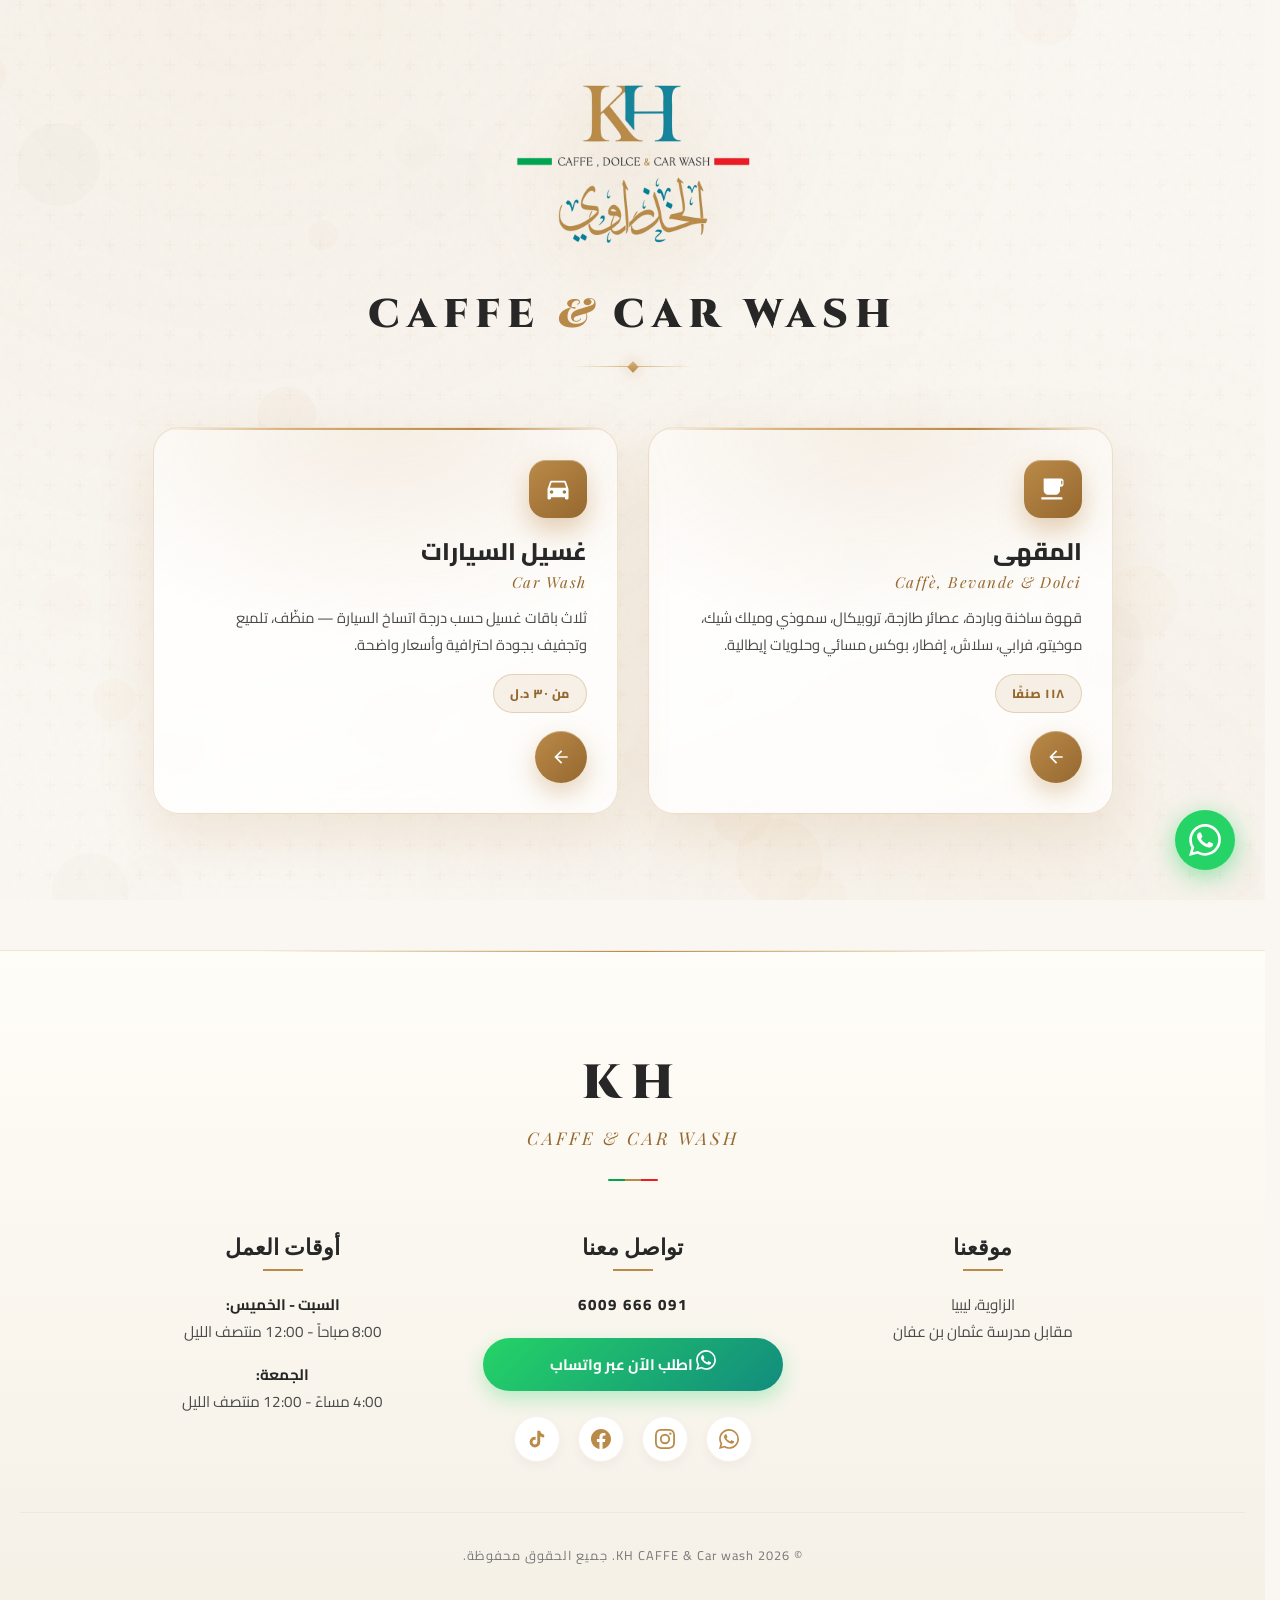
<file: index.html>
<!DOCTYPE html>
<html lang="ar" dir="rtl">
<head>
    <meta charset="UTF-8">
    <meta name="viewport" content="width=device-width, initial-scale=1.0, viewport-fit=cover">
    <title>KH CAFFE &amp; Car wash | اختر القسم</title>

    <!-- ===== SEO & Social ===== -->
    <meta name="description" content="KH CAFFE &amp; Car wash في الزاوية، ليبيا — اختر قسمك: منيو المقهى (قهوة، عصائر، حلويات) أو قسم غسيل السيارات بثلاث باقات. اطلب عبر واتساب.">
    <meta name="keywords" content="KH CAFFE, Car wash, غسيل سيارة, كافيه, منيو, الزاوية, ليبيا, menu">
    <meta name="author" content="KH CAFFE &amp; Car wash">
    <meta name="robots" content="index, follow">
    <meta name="theme-color" content="#BA8A48">
    <link rel="canonical" href="https://menucaffe-debug.github.io/mdkh/">
    <link rel="icon" href="data:image/svg+xml,%3Csvg xmlns='http://www.w3.org/2000/svg' viewBox='0 0 64 64'%3E%3Crect width='64' height='64' rx='14' fill='%23272727'/%3E%3Ctext x='32' y='43' font-family='Georgia,serif' font-size='30' font-weight='bold' fill='%23BA8A48' text-anchor='middle'%3EKH%3C/text%3E%3C/svg%3E">
    <link rel="apple-touch-icon" href="data:image/svg+xml,%3Csvg xmlns='http://www.w3.org/2000/svg' viewBox='0 0 64 64'%3E%3Crect width='64' height='64' fill='%23272727'/%3E%3Ctext x='32' y='43' font-family='Georgia,serif' font-size='30' font-weight='bold' fill='%23BA8A48' text-anchor='middle'%3EKH%3C/text%3E%3C/svg%3E">

    <meta property="og:type" content="website">
    <meta property="og:site_name" content="KH CAFFE &amp; Car wash">
    <meta property="og:locale" content="ar_LY">
    <meta property="og:title" content="KH CAFFE &amp; Car wash | اختر القسم">
    <meta property="og:description" content="منيو المقهى أو أسعار غسيل السيارات — اختر القسم واطلب عبر واتساب. الزاوية، ليبيا.">
    <meta property="og:url" content="https://menucaffe-debug.github.io/mdkh/">
    <meta property="og:image" content="https://menucaffe-debug.github.io/mdkh/backg.webp">
    <meta name="twitter:card" content="summary_large_image">
    <meta name="twitter:title" content="KH CAFFE &amp; Car wash | اختر القسم">
    <meta name="twitter:description" content="منيو المقهى أو أسعار غسيل السيارات — اختر القسم. الزاوية، ليبيا.">
    <meta name="twitter:image" content="https://menucaffe-debug.github.io/mdkh/backg.webp">

    <!-- ===== Structured data ===== -->
    <script type="application/ld+json">
    {
      "@context": "https://schema.org",
      "@type": "LocalBusiness",
      "name": "KH CAFFE & Car wash",
      "url": "https://menucaffe-debug.github.io/mdkh/",
      "image": "https://menucaffe-debug.github.io/mdkh/backg.webp",
      "telephone": "+218916666009",
      "address": {
        "@type": "PostalAddress",
        "streetAddress": "الزاوية، مقابل مدرسة عثمان بن عفان",
        "addressLocality": "الزاوية",
        "addressCountry": "LY"
      },
      "hasOfferCatalog": {
        "@type": "OfferCatalog",
        "name": "الأقسام",
        "itemListElement": [
          { "@type": "Offer", "itemOffered": { "@type": "Menu", "name": "منيو المقهى", "url": "https://menucaffe-debug.github.io/mdkh/cafe.html" } },
          { "@type": "Offer", "itemOffered": { "@type": "Service", "name": "غسيل السيارات", "url": "https://menucaffe-debug.github.io/mdkh/carwash.html" } }
        ]
      },
      "sameAs": [
        "https://www.instagram.com/kh_caffe_car.wash",
        "https://www.facebook.com/share/198NMEVky1/",
        "https://www.tiktok.com/@kh_car_wash",
        "https://wa.me/218916666009"
      ]
    }
    </script>

    <link rel="preconnect" href="https://fonts.googleapis.com">
    <link rel="preconnect" href="https://fonts.gstatic.com" crossorigin>
    <link href="https://fonts.googleapis.com/css2?family=Amiri:ital,wght@0,400;0,700;1,400&family=Playfair+Display:ital,wght@0,400;0,600;0,900;1,400&family=Cinzel:wght@400;700;900&family=Cairo:wght@300;400;600;700;800&display=swap" rel="stylesheet">
    <link rel="stylesheet" href="pages.css">
</head>
<body>
<canvas id="bg-canvas" aria-hidden="true"></canvas><div class="bg-t" aria-hidden="true"></div><div class="bg-g" aria-hidden="true"></div><div class="bg-grain" aria-hidden="true"></div>

<main class="lw">

    <div class="lw-brand">
        <img class="lw-logo" src="logo-kh.png" alt="KH CAFFE &amp; Car wash" width="240" height="240" fetchpriority="high" decoding="async">
        <h1 class="lw-name">CAFFE <em>&amp;</em> CAR WASH</h1>
        <div class="lw-rule"></div>
    </div>

    <section class="lw-cards" aria-label="أقسام الموقع">

        <!-- ===== قسم المقهى ===== -->
        <a class="lw-card" href="cafe.html">
            <span class="lw-ic">
                <svg viewBox="0 0 24 24" aria-hidden="true"><path d="M20 3H4v10c0 2.21 1.79 4 4 4h6c2.21 0 4-1.79 4-4v-3h1c1.1 0 2-.9 2-2V5c0-1.1-.9-2-2-2zm0 5h-1V5h1v3zM2 21h18v-2H2v2z"/></svg>
            </span>
            <h2 class="lw-t">المقهى</h2>
            <div class="lw-it">Caffè, Bevande &amp; Dolci</div>
            <p class="lw-p">قهوة ساخنة وباردة، عصائر طازجة، تروبيكال، سموذي وميلك شيك، موخيتو، فرابي، سلاش، إفطار، بوكس مسائي وحلويات إيطالية.</p>
            <span class="lw-meta">١١٨ صنفًا</span>
            <span class="lw-go" aria-label="دخول القسم">
                <svg viewBox="0 0 24 24" aria-hidden="true"><path d="M20 11H7.83l5.59-5.59L12 4l-8 8 8 8 1.41-1.41L7.83 13H20v-2z"/></svg>
            </span>
        </a>

        <!-- ===== قسم غسيل السيارات ===== -->
        <a class="lw-card" href="carwash.html">
            <span class="lw-ic">
                <svg viewBox="0 0 24 24" aria-hidden="true"><path d="M18.92 6.01C18.72 5.42 18.16 5 17.5 5h-11c-.66 0-1.21.42-1.42 1.01L3 12v8c0 .55.45 1 1 1h1c.55 0 1-.45 1-1v-1h12v1c0 .55.45 1 1 1h1c.55 0 1-.45 1-1v-8l-2.08-5.99zM6.5 16c-.83 0-1.5-.67-1.5-1.5S5.67 13 6.5 13s1.5.67 1.5 1.5S7.33 16 6.5 16zm11 0c-.83 0-1.5-.67-1.5-1.5s.67-1.5 1.5-1.5 1.5.67 1.5 1.5-.67 1.5-1.5 1.5zM5 11l1.5-4.5h11L19 11H5z"/></svg>
            </span>
            <h2 class="lw-t">غسيل السيارات</h2>
            <div class="lw-it">Car Wash</div>
            <p class="lw-p">ثلاث باقات غسيل حسب درجة اتساخ السيارة — منظّف، تلميع وتجفيف بجودة احترافية وأسعار واضحة.</p>
            <span class="lw-meta">من ٣٠ د.ل</span>
            <span class="lw-go" aria-label="دخول القسم">
                <svg viewBox="0 0 24 24" aria-hidden="true"><path d="M20 11H7.83l5.59-5.59L12 4l-8 8 8 8 1.41-1.41L7.83 13H20v-2z"/></svg>
            </span>
        </a>

    </section>
</main>

<!-- Professional Footer -->
<footer class="mft">
    <div class="mfl">KH</div>
    <div class="mfi">CAFFE &amp; CAR WASH</div>
    <div class="mfd"></div>

    <div class="mft-grid">
        <div class="mft-col">
            <h4>موقعنا</h4>
            <p>الزاوية، ليبيا</p>
            <p>مقابل مدرسة عثمان بن عفان</p>
        </div>

        <div class="mft-col">
            <h4>تواصل معنا</h4>
            <a href="tel:0916666009" class="mft-phone">091 666 6009</a>
            <a href="https://wa.me/218916666009" target="_blank" rel="noopener" class="mft-call-btn">
                <svg viewBox="0 0 24 24"><path d="M17.472 14.382c-.297-.149-1.758-.867-2.03-.967-.273-.099-.471-.148-.67.15-.197.297-.767.966-.94 1.164-.173.199-.347.223-.644.075-.297-.15-1.255-.463-2.39-1.475-.883-.788-1.48-1.761-1.653-2.059-.173-.297-.018-.458.13-.606.134-.133.298-.347.446-.52.149-.174.198-.298.298-.497.099-.198.05-.371-.025-.52-.075-.149-.669-1.612-.916-2.207-.242-.579-.487-.5-.669-.51-.173-.008-.371-.01-.57-.01-.198 0-.52.074-.792.372-.272.297-1.04 1.016-1.04 2.479 0 1.462 1.065 2.875 1.213 3.074.149.198 2.096 3.2 5.077 4.487.709.306 1.262.489 1.693.625.712.227 1.36.195 1.871.118.571-.085 1.758-.719 2.006-1.413.248-.694.248-1.289.173-1.413-.074-.124-.272-.198-.57-.347m-5.421 7.403h-.004a9.87 9.87 0 01-5.031-1.378l-.361-.214-3.741.982.998-3.648-.235-.374a9.86 9.86 0 01-1.51-5.26c.001-5.45 4.436-9.884 9.888-9.884 2.64 0 5.122 1.03 6.988 2.898a9.825 9.825 0 012.893 6.994c-.003 5.45-4.437 9.884-9.885 9.884m8.413-18.297A11.815 11.815 0 0012.05 0C5.495 0 .16 5.335.157 11.892c0 2.096.547 4.142 1.588 5.945L.057 24l6.305-1.654a11.882 11.882 0 005.683 1.448h.005c6.554 0 11.89-5.335 11.893-11.893a11.821 11.821 0 00-3.48-8.413z"/></svg>
                اطلب الآن عبر واتساب
            </a>
            <div class="mft-social">
                <a href="https://wa.me/218916666009" target="_blank" rel="noopener" aria-label="WhatsApp">
                    <svg viewBox="0 0 24 24"><path d="M17.472 14.382c-.297-.149-1.758-.867-2.03-.967-.273-.099-.471-.148-.67.15-.197.297-.767.966-.94 1.164-.173.199-.347.223-.644.075-.297-.15-1.255-.463-2.39-1.475-.883-.788-1.48-1.761-1.653-2.059-.173-.297-.018-.458.13-.606.134-.133.298-.347.446-.52.149-.174.198-.298.298-.497.099-.198.05-.371-.025-.52-.075-.149-.669-1.612-.916-2.207-.242-.579-.487-.5-.669-.51-.173-.008-.371-.01-.57-.01-.198 0-.52.074-.792.372-.272.297-1.04 1.016-1.04 2.479 0 1.462 1.065 2.875 1.213 3.074.149.198 2.096 3.2 5.077 4.487.709.306 1.262.489 1.693.625.712.227 1.36.195 1.871.118.571-.085 1.758-.719 2.006-1.413.248-.694.248-1.289.173-1.413-.074-.124-.272-.198-.57-.347m-5.421 7.403h-.004a9.87 9.87 0 01-5.031-1.378l-.361-.214-3.741.982.998-3.648-.235-.374a9.86 9.86 0 01-1.51-5.26c.001-5.45 4.436-9.884 9.888-9.884 2.64 0 5.122 1.03 6.988 2.898a9.825 9.825 0 012.893 6.994c-.003 5.45-4.437 9.884-9.885 9.884m8.413-18.297A11.815 11.815 0 0012.05 0C5.495 0 .16 5.335.157 11.892c0 2.096.547 4.142 1.588 5.945L.057 24l6.305-1.654a11.882 11.882 0 005.683 1.448h.005c6.554 0 11.89-5.335 11.893-11.893a11.821 11.821 0 00-3.48-8.413z"/></svg>
                </a>
                <a href="https://www.instagram.com/kh_caffe_car.wash?igsh=b2oyYTNvMHhlZmVr" target="_blank" rel="noopener" aria-label="Instagram">
                    <svg viewBox="0 0 24 24"><path d="M12 2.163c3.204 0 3.584.012 4.85.07 3.252.148 4.771 1.691 4.919 4.919.058 1.265.069 1.645.069 4.849 0 3.205-.012 3.584-.069 4.849-.149 3.225-1.664 4.771-4.919 4.919-1.266.058-1.644.07-4.85.07-3.204 0-3.584-.012-4.849-.07-3.26-.149-4.771-1.699-4.919-4.92-.058-1.265-.07-1.644-.07-4.849 0-3.204.013-3.583.07-4.849.149-3.227 1.664-4.771 4.919-4.919 1.266-.057 1.645-.069 4.849-.069zM12 0C8.741 0 8.333.014 7.053.072 2.695.272.273 2.69.073 7.052.014 8.333 0 8.741 0 12c0 3.259.014 3.668.072 4.948.2 4.358 2.618 6.78 6.98 6.98C8.333 23.986 8.741 24 12 24c3.259 0 3.668-.014 4.948-.072 4.354-.2 6.782-2.618 6.979-6.98.059-1.28.073-1.689.073-4.948 0-3.259-.014-3.667-.072-4.947-.196-4.354-2.617-6.78-6.979-6.98C15.668.014 15.259 0 12 0zm0 5.838a6.162 6.162 0 100 12.324 6.162 6.162 0 000-12.324zM12 16a4 4 0 110-8 4 4 0 010 8zm6.406-11.845a1.44 1.44 0 100 2.881 1.44 1.44 0 000-2.881z"/></svg>
                </a>
                <a href="https://www.facebook.com/share/198NMEVky1/?mibextid=wwXIfr" target="_blank" rel="noopener" aria-label="Facebook">
                    <svg viewBox="0 0 24 24"><path d="M24 12.073c0-6.627-5.373-12-12-12s-12 5.373-12 12c0 5.99 4.388 10.954 10.125 11.854v-8.385H7.078v-3.47h3.047V9.43c0-3.007 1.792-4.669 4.533-4.669 1.312 0 2.686.235 2.686.235v2.953H15.83c-1.491 0-1.956.925-1.956 1.874v2.25h3.328l-.532 3.47h-2.796v8.385C19.612 23.027 24 18.062 24 12.073z"/></svg>
                </a>
                <a href="https://www.tiktok.com/@kh_car_wash?_r=1&_t=ZN-98YSj4m8hr0" target="_blank" rel="noopener" aria-label="TikTok">
                    <svg viewBox="0 0 24 24"><path d="M19.59 6.69a4.83 4.83 0 0 1-3.77-4.25V2h-3.45v13.67a2.89 2.89 0 0 1-5.2 1.74 2.89 2.89 0 0 1 2.31-4.64 2.93 2.93 0 0 1 .88.13V9.4a6.84 6.84 0 0 0-1-.05A6.33 6.33 0 0 0 5 20.1a6.34 6.34 0 0 0 10.86-4.43v-7a8.16 8.16 0 0 0 4.77 1.52v-3.4a4.85 4.85 0 0 1-1-.1z"/></svg>
                </a>
            </div>
        </div>

        <div class="mft-col mft-hours">
            <h4>أوقات العمل</h4>
            <p><span>السبت - الخميس:</span></p>
            <p>8:00 صباحاً - 12:00 منتصف الليل</p>
            <p style="margin-top:15px"><span>الجمعة:</span></p>
            <p>4:00 مساءً - 12:00 منتصف الليل</p>
        </div>
    </div>

    <div class="mft-copy">© 2026 KH CAFFE &amp; Car wash. جميع الحقوق محفوظة.</div>
</footer>

<!-- Floating WhatsApp Button -->
<a href="https://wa.me/218916666009" target="_blank" rel="noopener" class="fab-wa" aria-label="WhatsApp">
    <svg viewBox="0 0 24 24"><path d="M17.472 14.382c-.297-.149-1.758-.867-2.03-.967-.273-.099-.471-.148-.67.15-.197.297-.767.966-.94 1.164-.173.199-.347.223-.644.075-.297-.15-1.255-.463-2.39-1.475-.883-.788-1.48-1.761-1.653-2.059-.173-.297-.018-.458.13-.606.134-.133.298-.347.446-.52.149-.174.198-.298.298-.497.099-.198.05-.371-.025-.52-.075-.149-.669-1.612-.916-2.207-.242-.579-.487-.5-.669-.51-.173-.008-.371-.01-.57-.01-.198 0-.52.074-.792.372-.272.297-1.04 1.016-1.04 2.479 0 1.462 1.065 2.875 1.213 3.074.149.198 2.096 3.2 5.077 4.487.709.306 1.262.489 1.693.625.712.227 1.36.195 1.871.118.571-.085 1.758-.719 2.006-1.413.248-.694.248-1.289.173-1.413-.074-.124-.272-.198-.57-.347m-5.421 7.403h-.004a9.87 9.87 0 01-5.031-1.378l-.361-.214-3.741.982.998-3.648-.235-.374a9.86 9.86 0 01-1.51-5.26c.001-5.45 4.436-9.884 9.888-9.884 2.64 0 5.122 1.03 6.988 2.898a9.825 9.825 0 012.893 6.994c-.003 5.45-4.437 9.884-9.885 9.884m8.413-18.297A11.815 11.815 0 0012.05 0C5.495 0 .16 5.335.157 11.892c0 2.096.547 4.142 1.588 5.945L.057 24l6.305-1.654a11.882 11.882 0 005.683 1.448h.005c6.554 0 11.89-5.335 11.893-11.893a11.821 11.821 0 00-3.48-8.413z"/></svg>
</a>

<!-- خلفية متحركة — نفس جسيمات المقهى -->
<script>
const cv=document.getElementById('bg-canvas'),cx=cv.getContext('2d');let pts=[],mx=-500,my=-500;
function rsC(){cv.width=innerWidth;cv.height=innerHeight}
document.addEventListener('mousemove',e=>{mx=e.clientX;my=e.clientY});
document.addEventListener('touchmove',e=>{if(e.touches[0]){mx=e.touches[0].clientX;my=e.touches[0].clientY}},{passive:true});
class P{constructor(){this.rs(true)}rs(i){this.x=Math.random()*cv.width;this.y=i?Math.random()*cv.height:cv.height+Math.random()*60;this.rd=Math.random()*40+12;this.bsy=Math.random()*.3+.12;this.sy=this.bsy;this.sx=(Math.random()-.5)*.15;this.o=Math.random()*.04+.01;this.bo=this.o;const c=['186,138,72','200,190,175','216,176,122'];this.c=c[Math.floor(Math.random()*c.length)];this.ps=Math.random()*.015+.004;this.po=Math.random()*Math.PI*2;this.t=0}u(){this.t+=this.ps;const dx=mx-this.x,dy=my-this.y,d=Math.sqrt(dx*dx+dy*dy);if(d<180){const f=(180-d)/180*.12;this.x-=dx*f*.008;this.y-=dy*f*.008}this.y-=this.sy;this.x+=this.sx+Math.sin(this.t+this.po)*.1;this.o=this.bo+Math.sin(this.t*2+this.po)*.01;if(this.y<-this.rd*2)this.rs(false)}d(){const r=Math.max(.1,this.rd);cx.beginPath();cx.arc(this.x,this.y,r,0,Math.PI*2);cx.fillStyle='rgba('+this.c+','+Math.max(0,this.o)+')';cx.fill()}}
function iP(){pts=[];const n=Math.min(Math.floor(cv.width/30),40);for(let i=0;i<n;i++)pts.push(new P())}
let rafId=null;
const reduceMotion=matchMedia('(prefers-reduced-motion: reduce)').matches;
function bgAllowed(){return !reduceMotion&&!matchMedia('(max-width:768px)').matches&&!document.hidden}
function aB(){cx.clearRect(0,0,cv.width,cv.height);pts.forEach(p=>{p.u();p.d()});rafId=requestAnimationFrame(aB)}
function startBG(){if(!bgAllowed()||rafId)return;rafId=requestAnimationFrame(aB)}
function stopBG(){if(rafId){cancelAnimationFrame(rafId);rafId=null;}cx.clearRect(0,0,cv.width,cv.height)}
addEventListener('resize',()=>{rsC();iP();bgAllowed()?startBG():stopBG()});
document.addEventListener('visibilitychange',()=>{document.hidden?stopBG():startBG()});
rsC();iP();startBG();
</script>

</body>
</html>
</file>
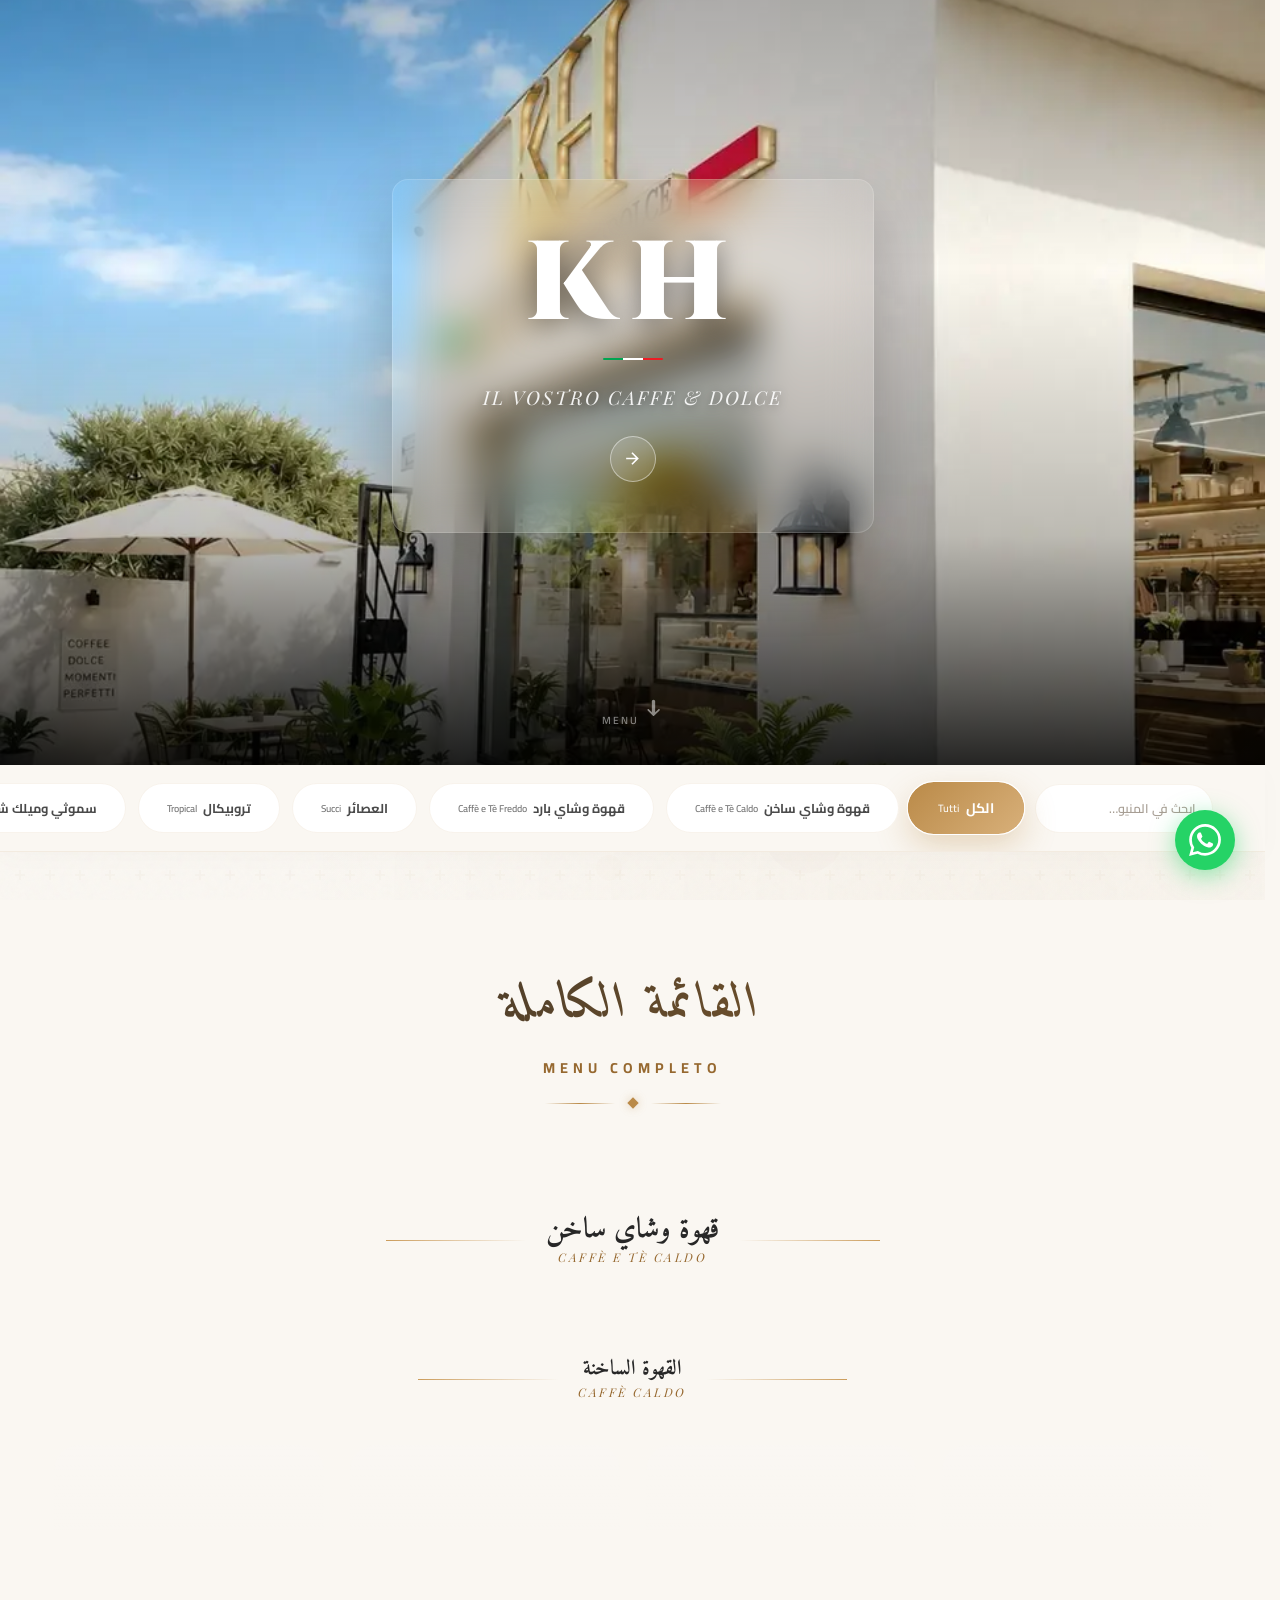
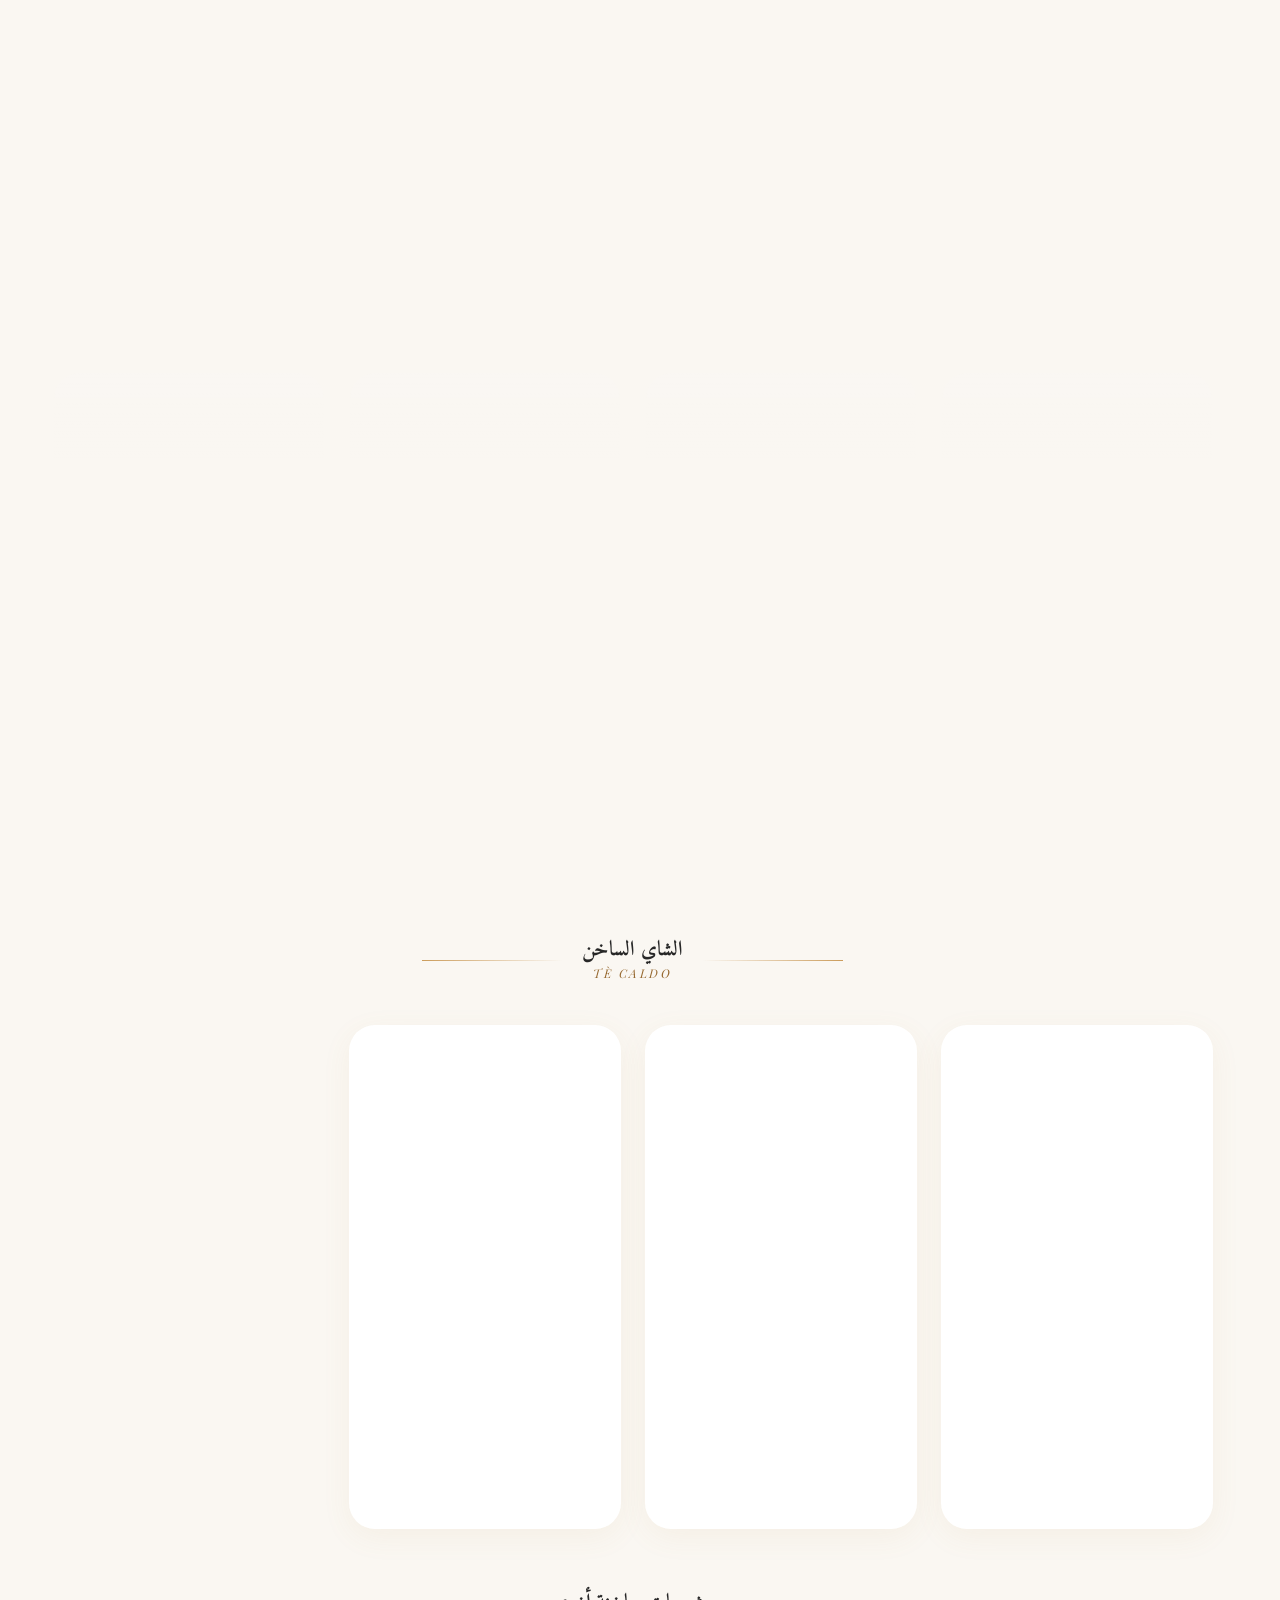
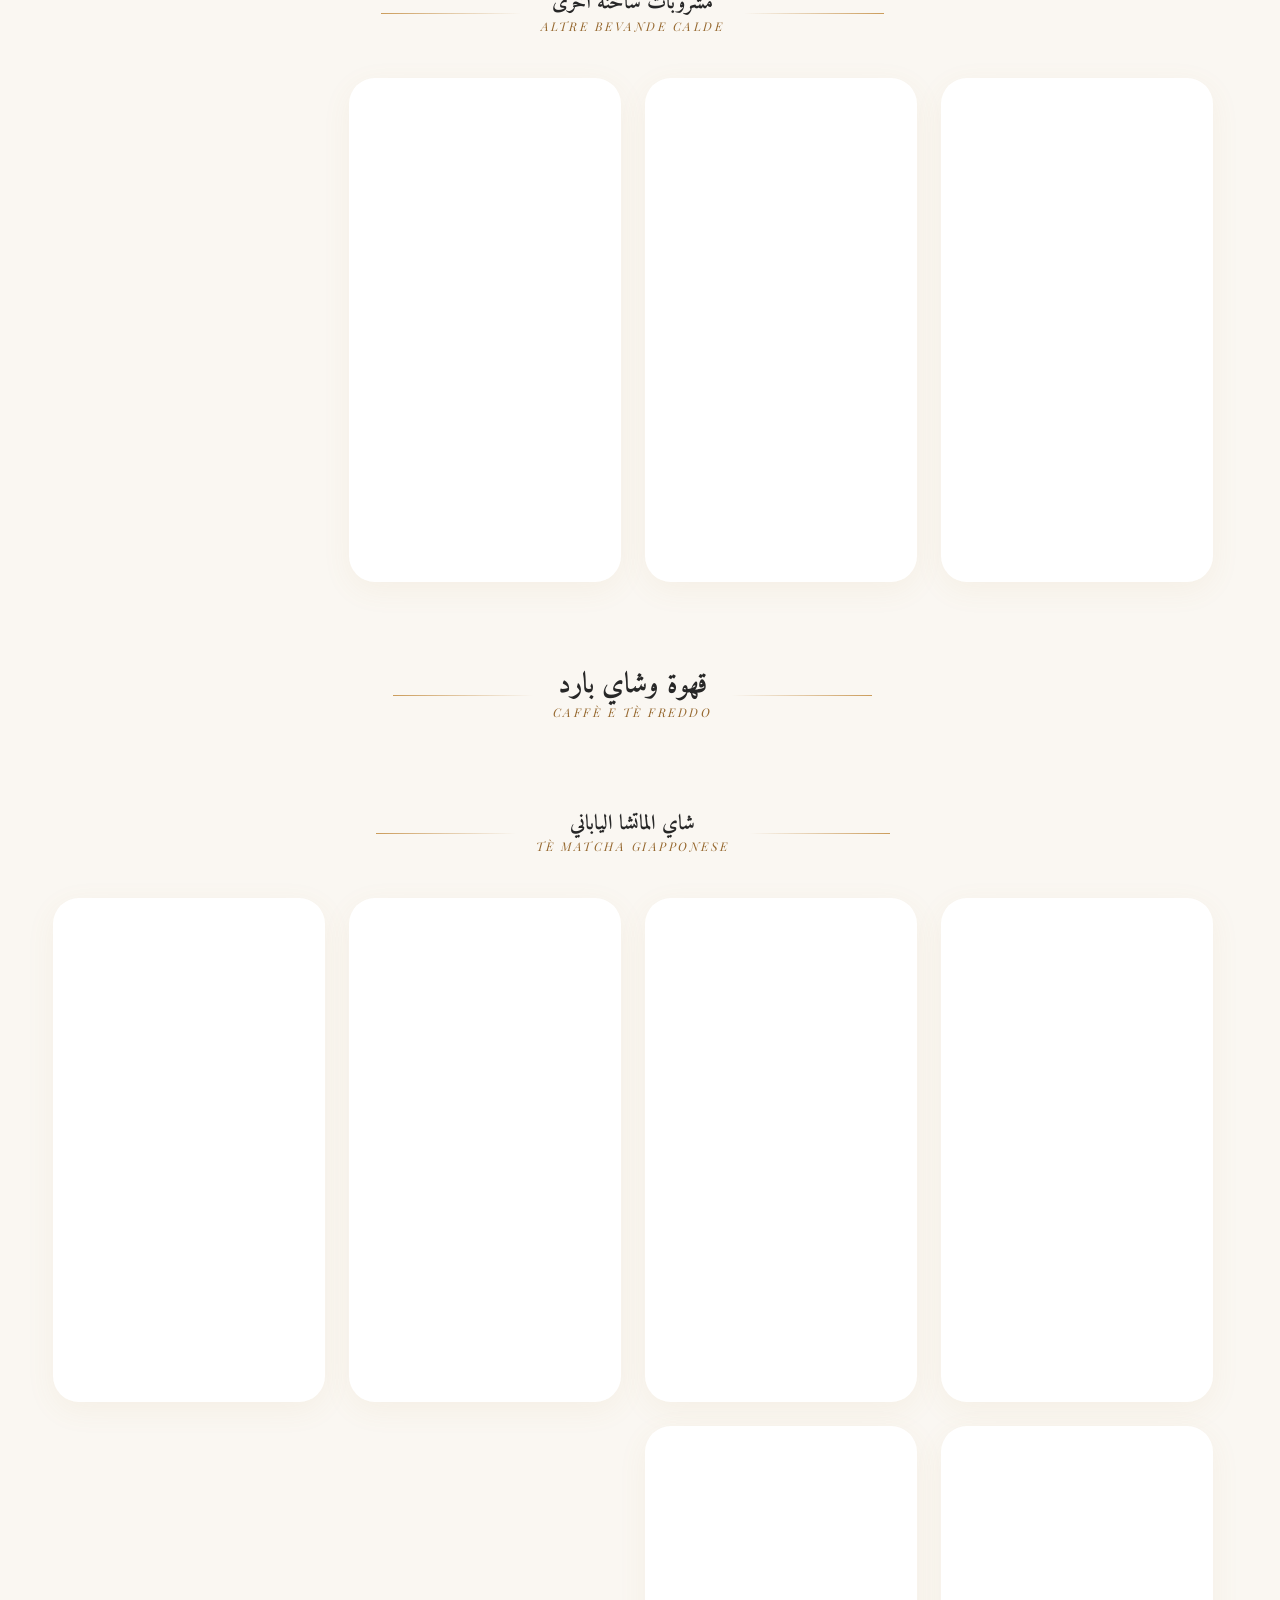
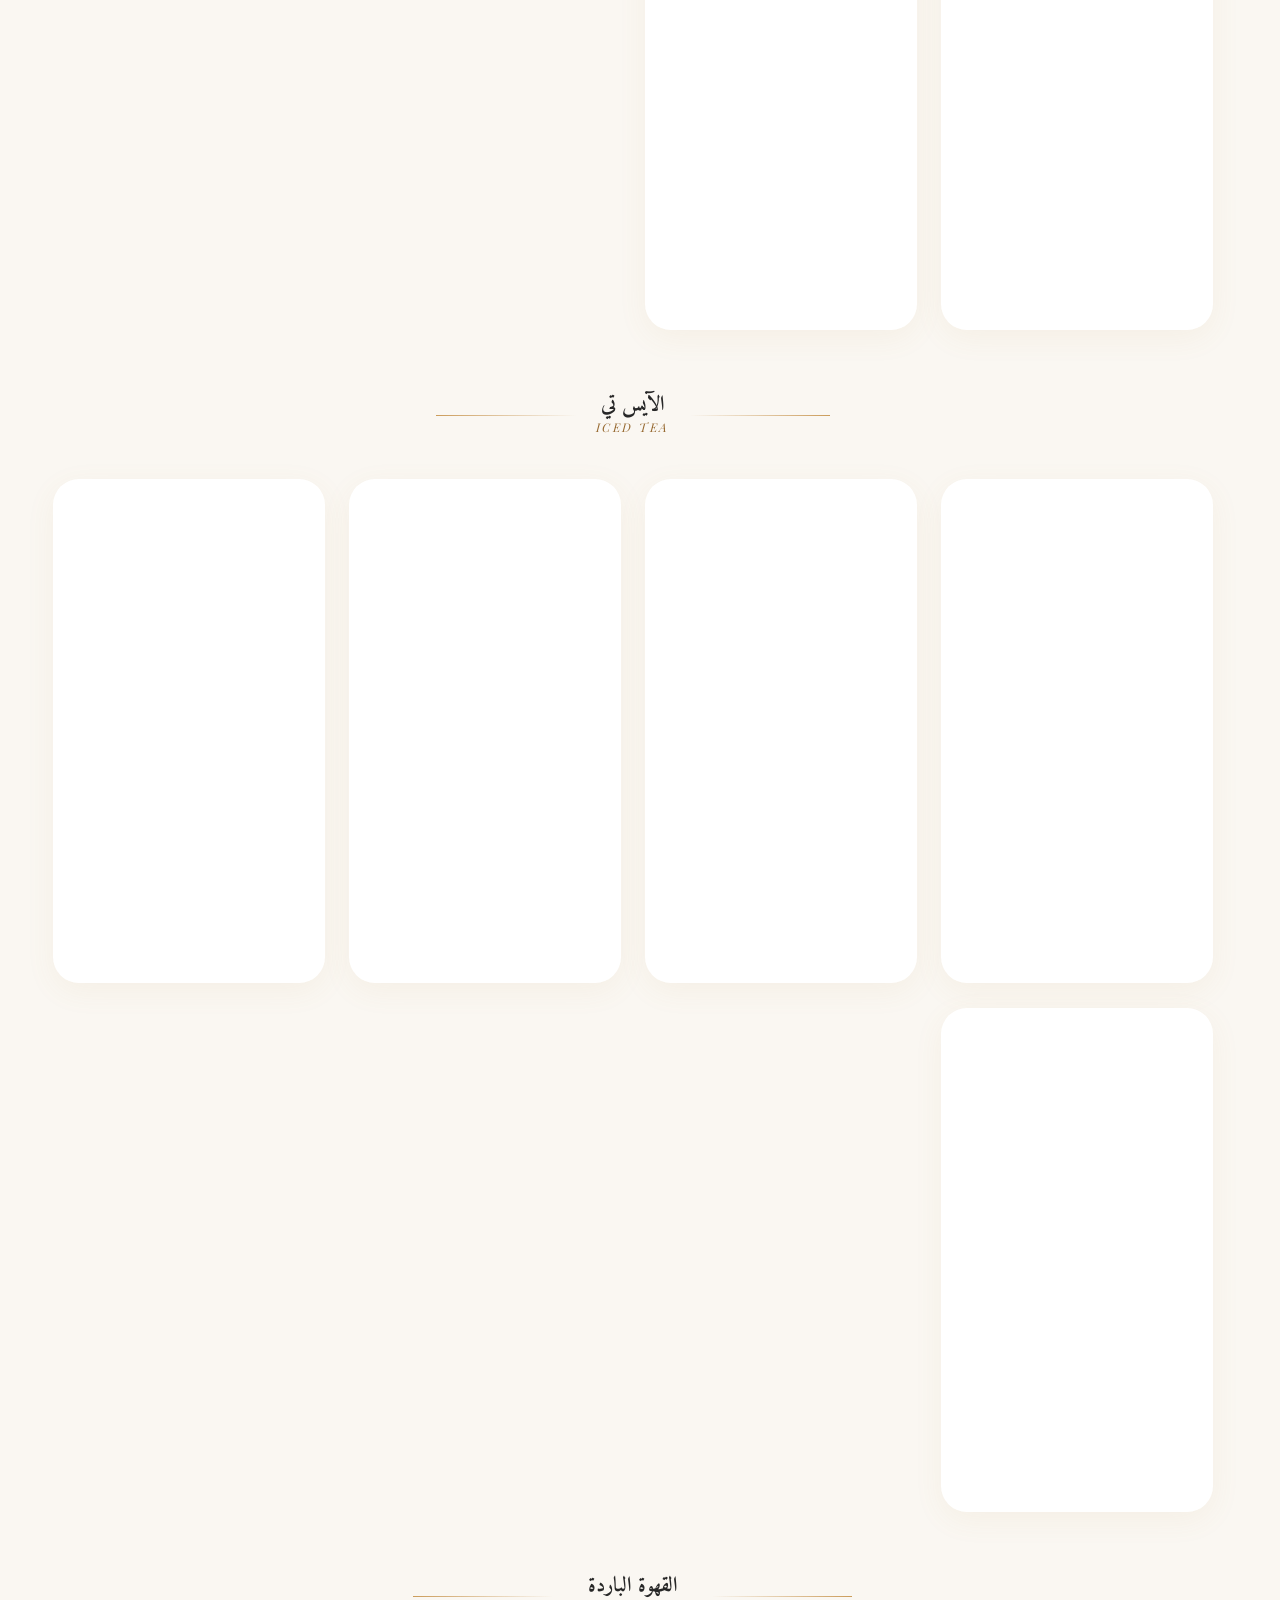
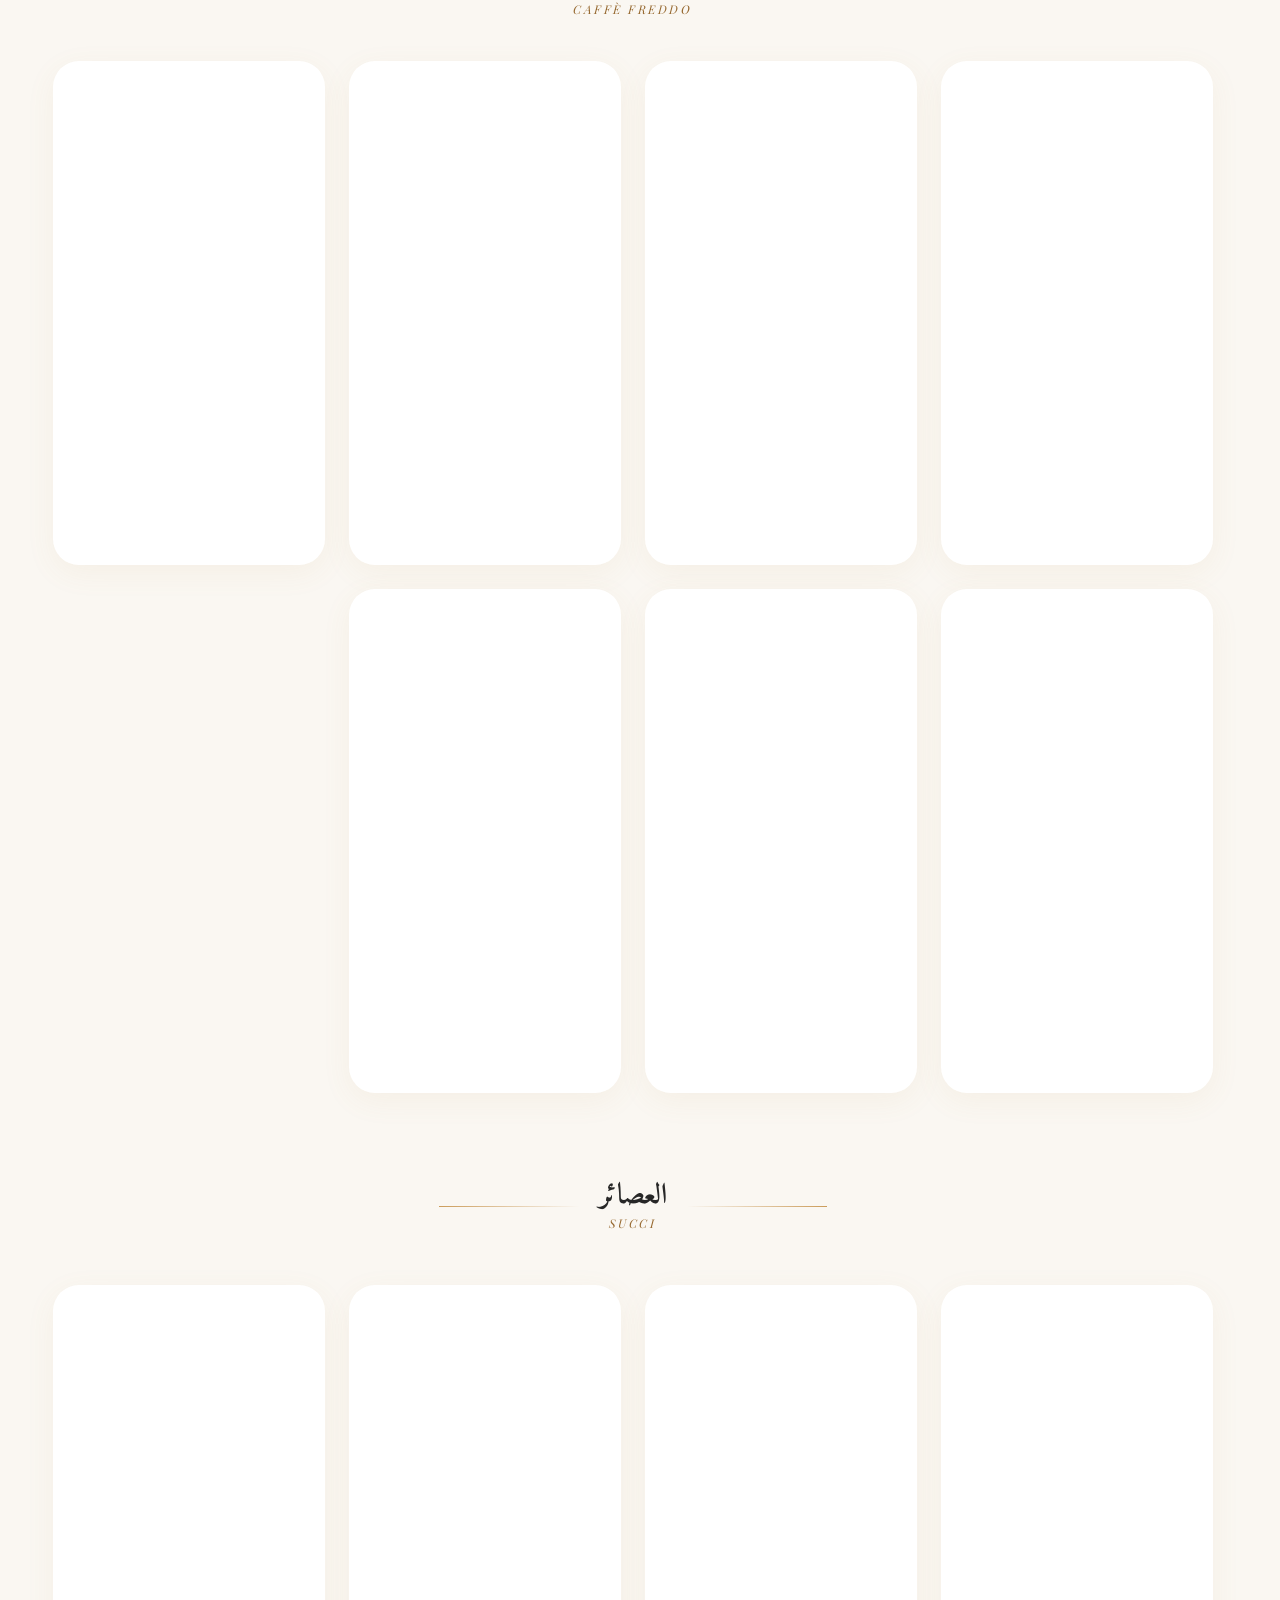
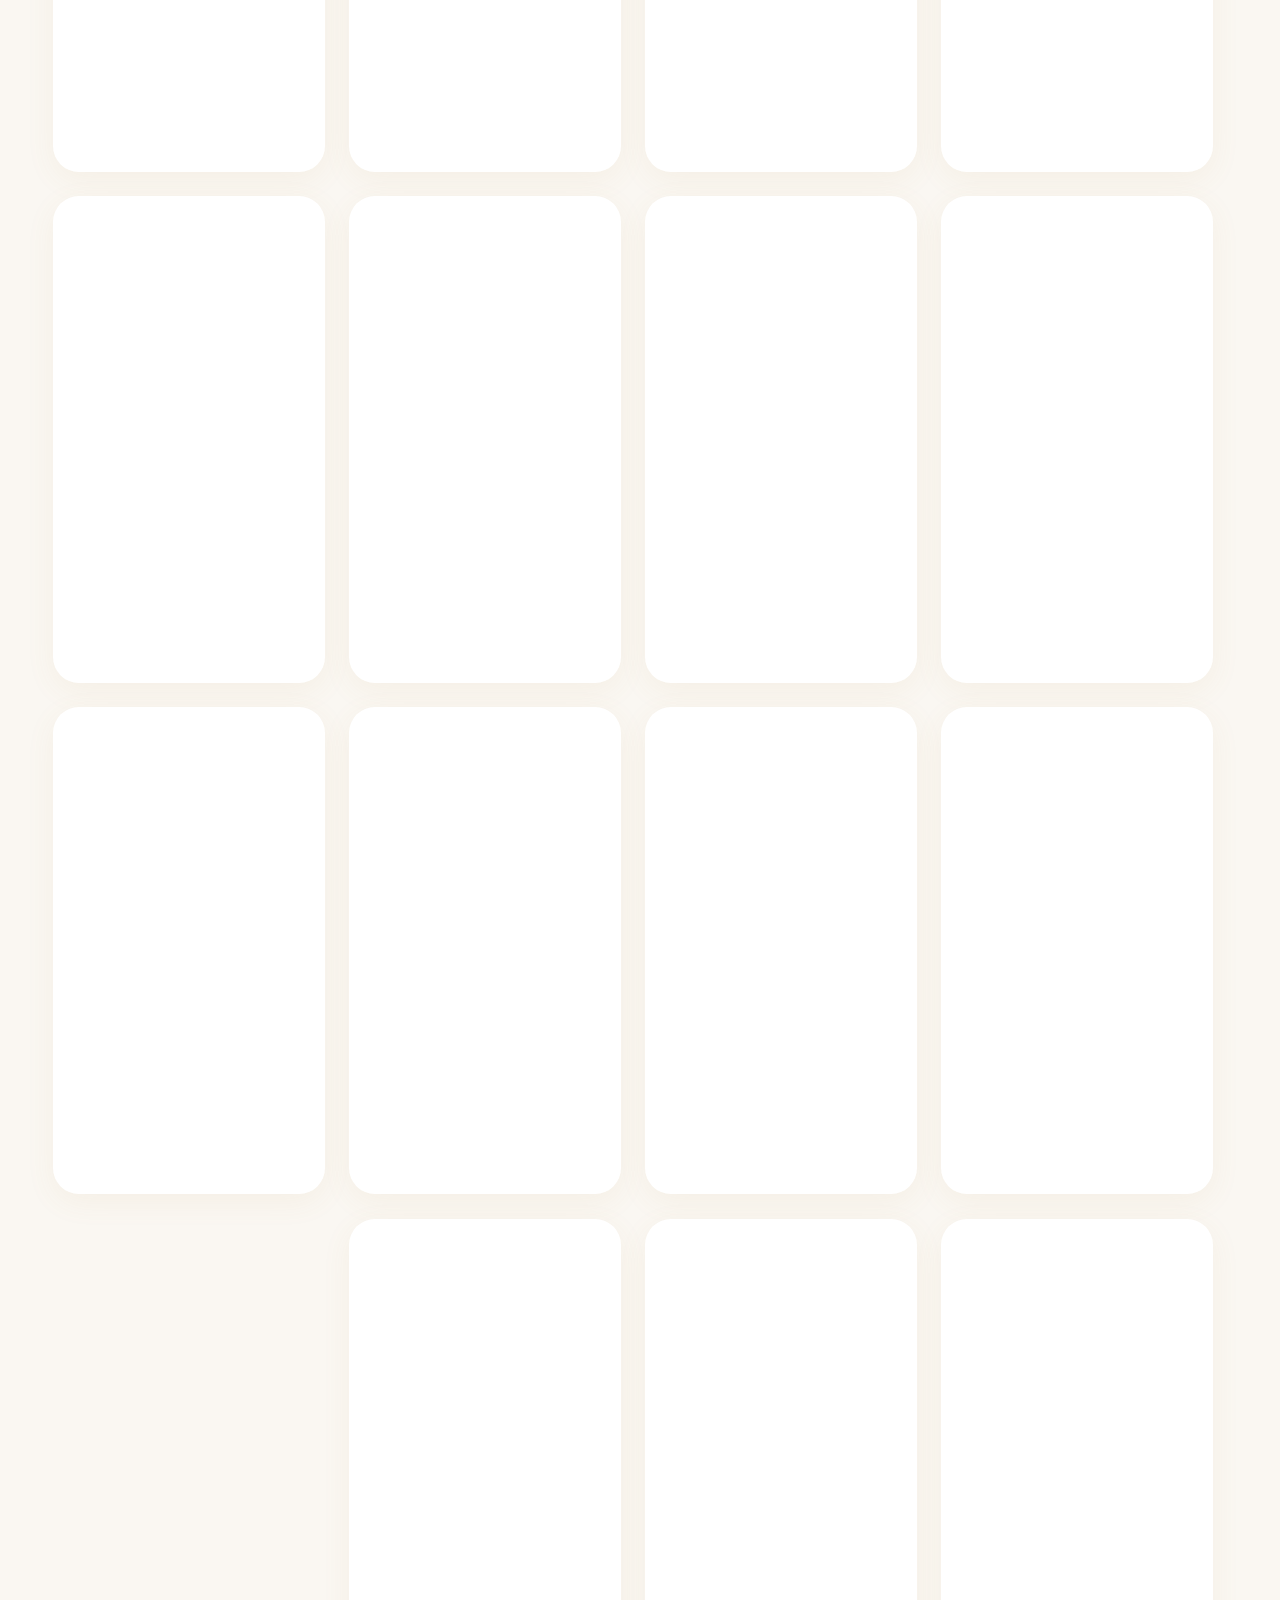
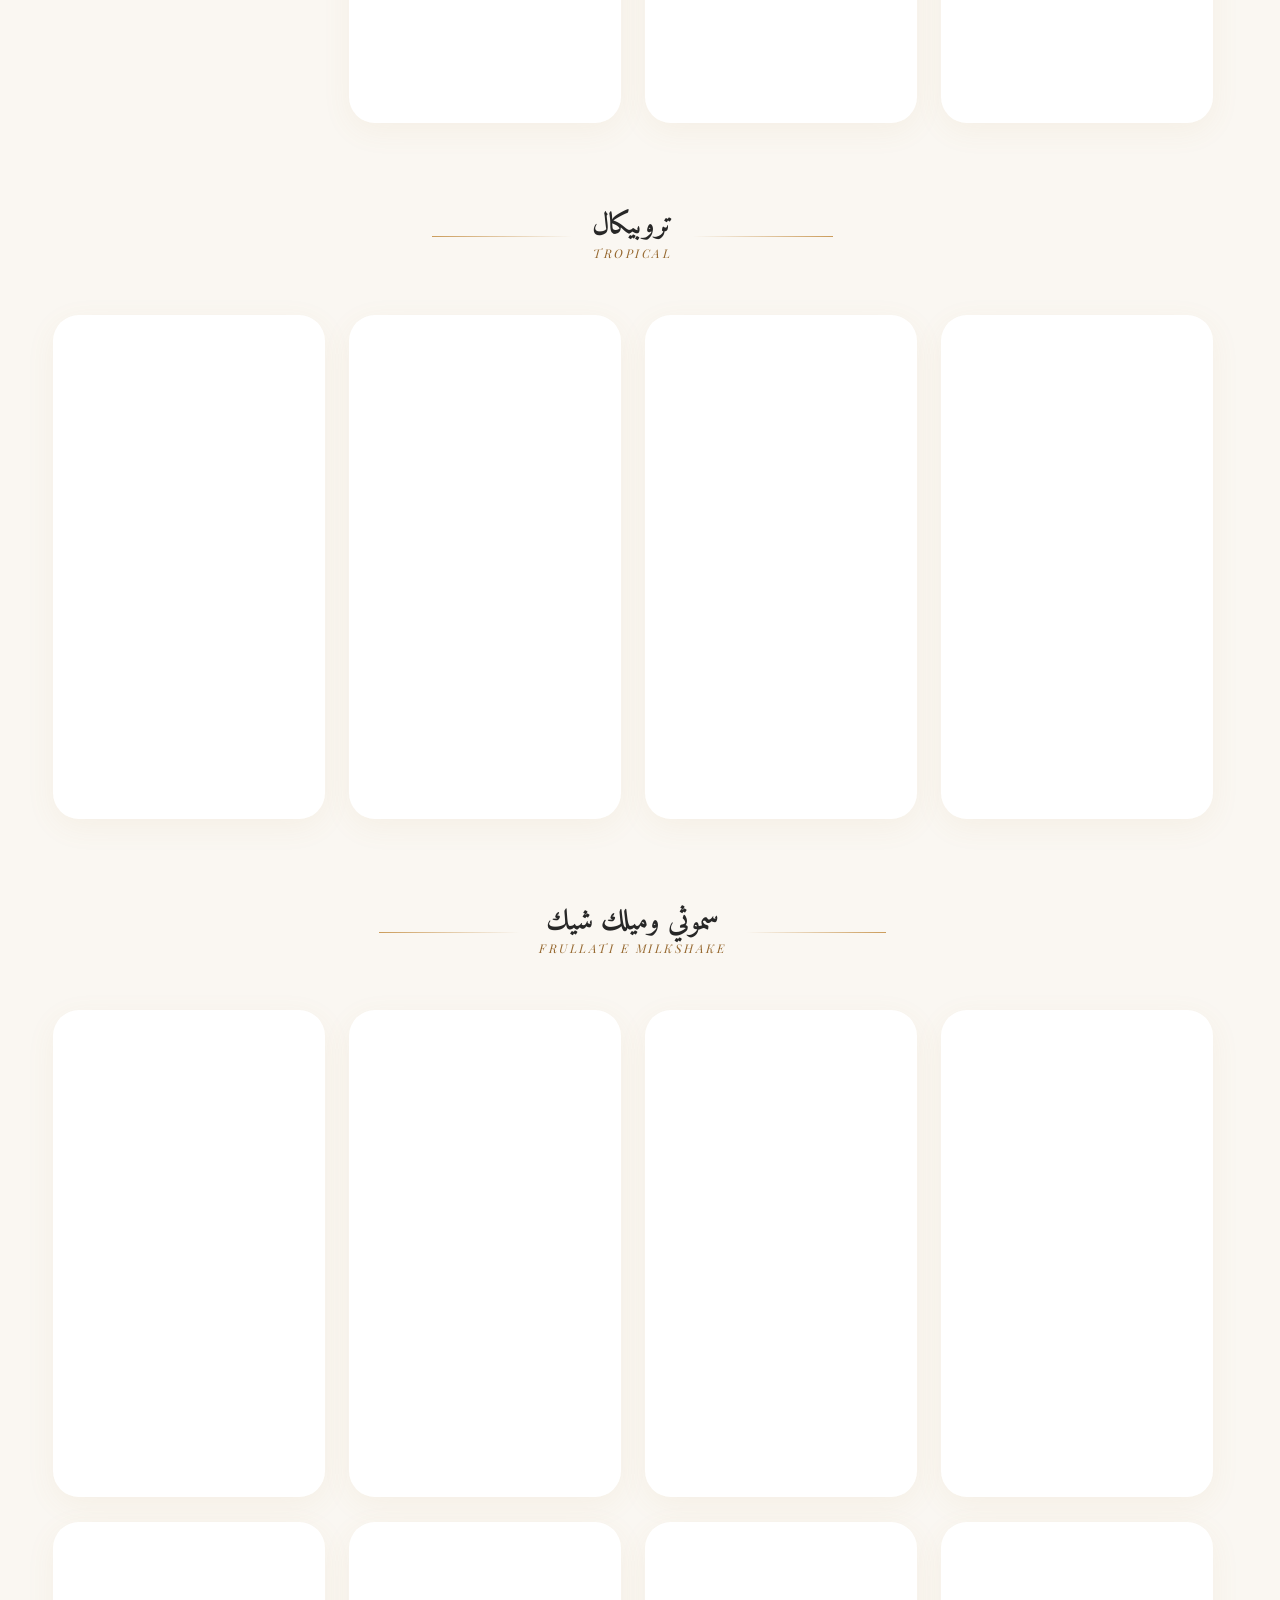
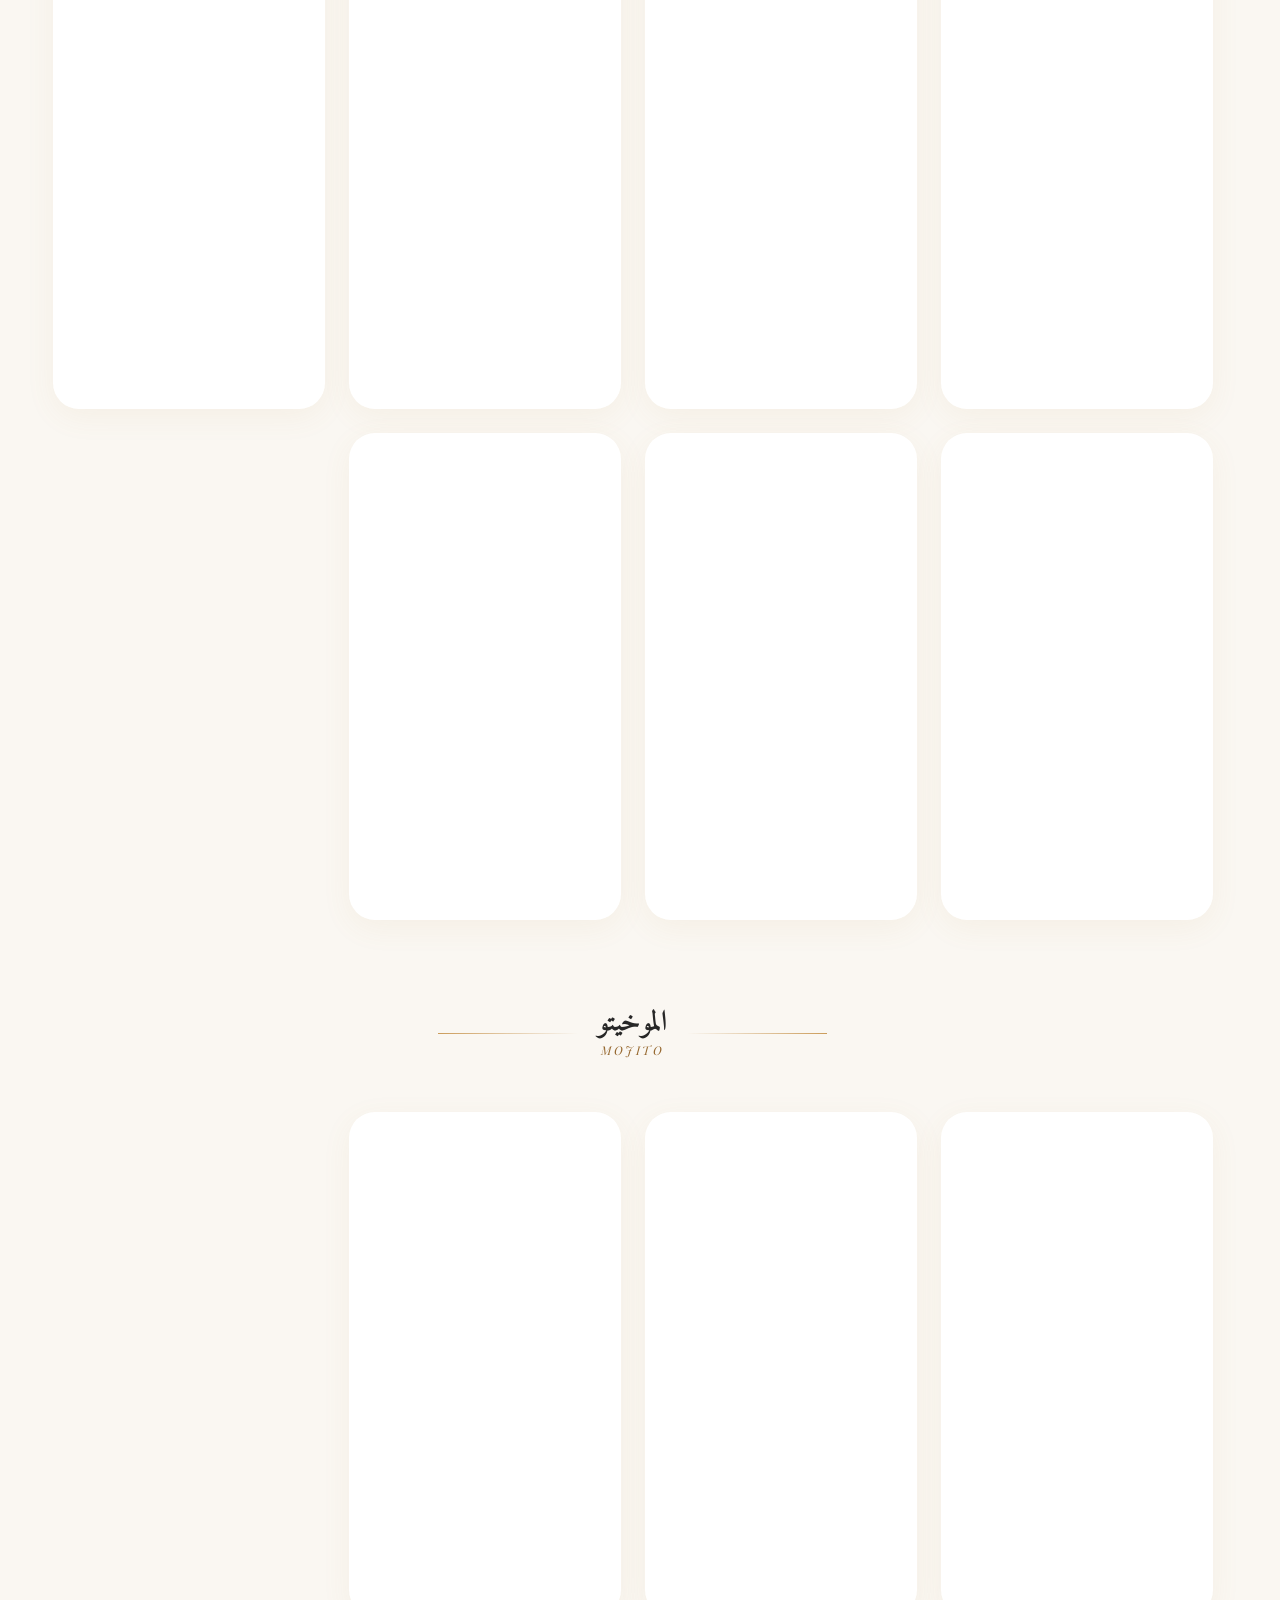
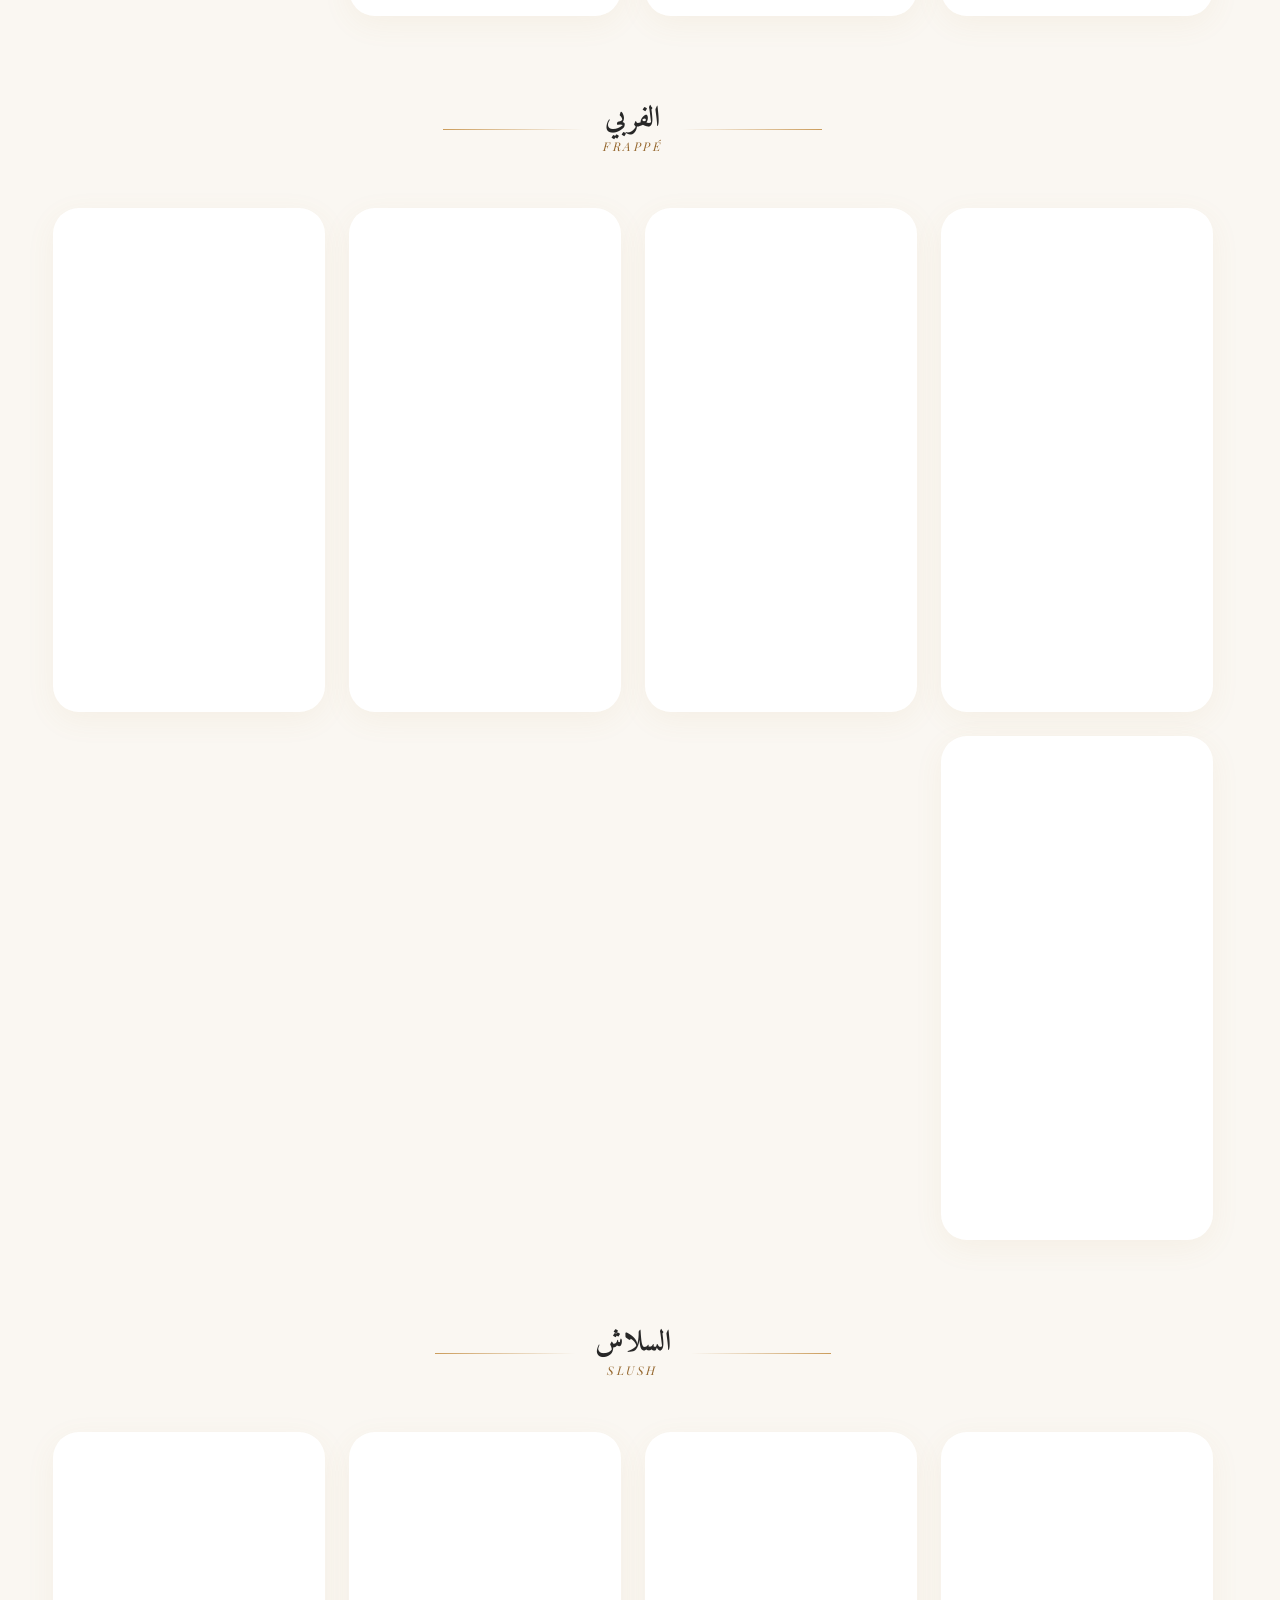
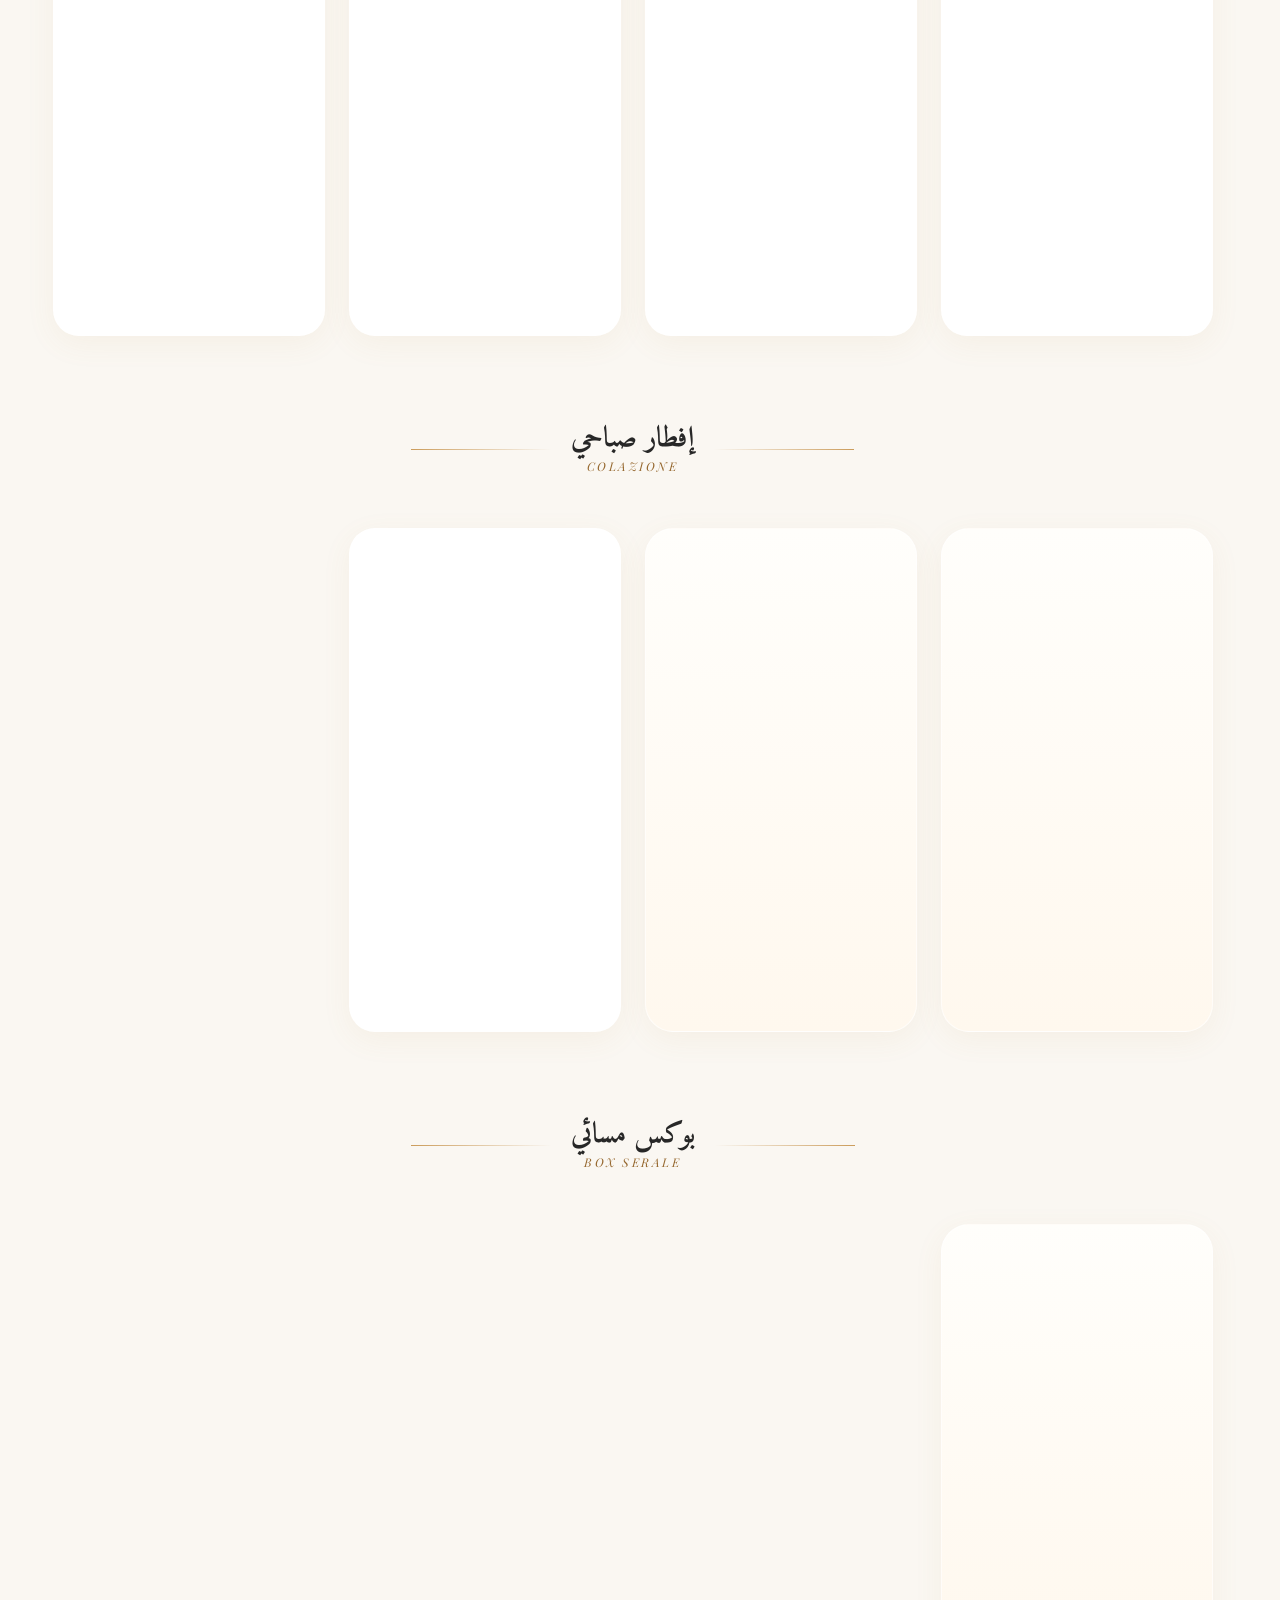
<file: cafe.html>
<!DOCTYPE html>
<html lang="ar" dir="rtl">
<head>
    <meta charset="UTF-8">
    <meta name="viewport" content="width=device-width, initial-scale=1.0, viewport-fit=cover">
    <title>KH IL VOSTRO CAFFE | Menu</title>

    <!-- ===== SEO & Social ===== -->
    <meta name="description" content="قائمة KH IL VOSTRO CAFFE في الزاوية، ليبيا — قهوة ساخنة وباردة، عصائر طازجة، تروبيكال، سموذي وميلك شيك، موخيتو، فرابيتشينو، إفطار، بانكيك، كريب وتيراميسو. اطلب الآن عبر واتساب.">
    <meta name="keywords" content="كافيه, منيو, قهوة, عصائر, حلويات, الزاوية, ليبيا, KH Caffe, menu, caffè">
    <meta name="author" content="KH IL VOSTRO CAFFE">
    <meta name="robots" content="index, follow">
    <meta name="theme-color" content="#BA8A48">
    <link rel="canonical" href="https://menucaffe-debug.github.io/mdkh/cafe.html">
    <link rel="icon" href="data:image/svg+xml,%3Csvg xmlns='http://www.w3.org/2000/svg' viewBox='0 0 64 64'%3E%3Crect width='64' height='64' rx='14' fill='%23272727'/%3E%3Ctext x='32' y='43' font-family='Georgia,serif' font-size='30' font-weight='bold' fill='%23BA8A48' text-anchor='middle'%3EKH%3C/text%3E%3C/svg%3E">
    <link rel="apple-touch-icon" href="data:image/svg+xml,%3Csvg xmlns='http://www.w3.org/2000/svg' viewBox='0 0 64 64'%3E%3Crect width='64' height='64' fill='%23272727'/%3E%3Ctext x='32' y='43' font-family='Georgia,serif' font-size='30' font-weight='bold' fill='%23BA8A48' text-anchor='middle'%3EKH%3C/text%3E%3C/svg%3E">

    <meta property="og:type" content="website">
    <meta property="og:site_name" content="KH IL VOSTRO CAFFE">
    <meta property="og:locale" content="ar_LY">
    <meta property="og:title" content="KH IL VOSTRO CAFFE | Menu">
    <meta property="og:description" content="اكتشف قائمتنا: قهوة، عصائر طازجة، تروبيكال، حلويات إيطالية، بانكيك وكريب — الزاوية، ليبيا.">
    <meta property="og:url" content="https://menucaffe-debug.github.io/mdkh/cafe.html">
    <meta property="og:image" content="https://menucaffe-debug.github.io/mdkh/backg.webp">
    <meta name="twitter:card" content="summary_large_image">
    <meta name="twitter:title" content="KH IL VOSTRO CAFFE | Menu">
    <meta name="twitter:description" content="قهوة، عصائر، تروبيكال وحلويات إيطالية — الزاوية، ليبيا.">
    <meta name="twitter:image" content="https://menucaffe-debug.github.io/mdkh/backg.webp">

    <!-- ===== Structured data (Menu) ===== -->
    <script type="application/ld+json">
    {
      "@context": "https://schema.org",
      "@type": "CafeOrCoffeeShop",
      "name": "KH IL VOSTRO CAFFE",
      "url": "https://menucaffe-debug.github.io/mdkh/cafe.html",
      "image": "https://menucaffe-debug.github.io/mdkh/backg.webp",
      "telephone": "+218916666009",
      "servesCuisine": ["Italian", "Cafe"],
      "priceRange": "3-65 LYD",
      "address": {
        "@type": "PostalAddress",
        "streetAddress": "الزاوية، مقابل مدرسة عثمان بن عفان",
        "addressLocality": "الزاوية",
        "addressCountry": "LY"
      },
      "openingHoursSpecification": [
        { "@type": "OpeningHoursSpecification", "dayOfWeek": ["Saturday","Sunday","Monday","Tuesday","Wednesday","Thursday"], "opens": "08:00", "closes": "24:00" },
        { "@type": "OpeningHoursSpecification", "dayOfWeek": "Friday", "opens": "16:00", "closes": "24:00" }
      ],
      "sameAs": [
        "https://www.instagram.com/kh_caffe_car.wash",
        "https://www.facebook.com/share/198NMEVky1/",
        "https://www.tiktok.com/@kh_car_wash",
        "https://wa.me/218916666009"
      ]
    }
    </script>

    <link rel="preconnect" href="https://fonts.googleapis.com">
    <link rel="preconnect" href="https://fonts.gstatic.com" crossorigin>
    <link href="https://fonts.googleapis.com/css2?family=Amiri:ital,wght@0,400;0,700;1,400&family=Playfair+Display:ital,wght@0,400;0,600;0,900;1,400&family=Cinzel:wght@400;700;900&family=Cairo:wght@300;400;600;700;800&display=swap" rel="stylesheet">
    <style>
        /* ألوان الشعار الرسمي: ذهبي #BA8A48 · فحمي #272727 · العلم الإيطالي */
        :root{--gold:#BA8A48;--gold-d:#96682F;--gold-l:#D8B07A;--gold-s:#CB9C5B;--dk:#272727;--espresso:#272727;--t2:#4A4A4A;--t3:#787878;--bg:#FAF7F2;--wm:#FFFFFF;--cr:#F5F1E9;--cd:#FFFFFF;--bd:rgba(186,138,72,.10);--sh-s:0 8px 30px rgba(186,138,72,.07);--sh-g:0 25px 50px rgba(186,138,72,.16);--it-green:#01A451;--it-red:#EB1C24}
        *{margin:0;padding:0;box-sizing:border-box;-webkit-tap-highlight-color:transparent;-webkit-text-size-adjust:100%;text-size-adjust:100%}html{scroll-behavior:smooth;overscroll-behavior-y:none;scrollbar-gutter:stable}
        body{font-family:'Cairo',sans-serif;background:var(--bg);color:var(--dk);overflow-x:hidden;position:relative;overscroll-behavior-y:none}

        /* Premium Background Textures */
        #bg-canvas{position:fixed;top:0;left:0;width:100%;height:100%;z-index:0;pointer-events:none}
        .bg-t{position:fixed;inset:0;z-index:0;pointer-events:none;opacity:.03;background-image:url("data:image/svg+xml,%3Csvg width='60' height='60' viewBox='0 0 60 60' xmlns='http://www.w3.org/2000/svg'%3E%3Cg fill='none' fill-rule='evenodd'%3E%3Cg fill='%23A07845' fill-opacity='1'%3E%3Cpath d='M36 34v-4h-2v4h-4v2h4v4h2v-4h4v-2h-4zm0-30V0h-2v4h-4v2h4v4h2V6h4V4h-4zM6 34v-4H4v4H0v2h4v4h2v-4h4v-2H6zM6 4V0H4v4H0v2h4v4h2V6h4V4H6z'/%3E%3C/g%3E%3C/g%3E%3C/svg%3E")}
        .bg-g{position:fixed;inset:0;z-index:0;pointer-events:none;background:radial-gradient(ellipse at 20% 0%,rgba(186,138,72,.05) 0%,transparent 60%),radial-gradient(ellipse at 80% 100%,rgba(186,138,72,.04) 0%,transparent 50%)}
        .bg-grain{position:fixed;inset:0;z-index:1;pointer-events:none;opacity:.4;background-image:url("data:image/svg+xml,%3Csvg viewBox='0 0 200 200' xmlns='http://www.w3.org/2000/svg'%3E%3Cfilter id='noise'%3E%3CfeTurbulence type='fractalNoise' baseFrequency='0.65' numOctaves='3' stitchTiles='stitch'/%3E%3C/filter%3E%3Crect width='100%25' height='100%25' filter='url(%23noise)' opacity='0.08'/%3E%3C/svg%3E");mix-blend-mode:multiply}

        /* Hero Section */
        .hero{position:relative;width:100%;height:85vh;min-height:550px;overflow:hidden;z-index:5;display:flex;align-items:center;justify-content:center;padding-bottom:6vh}
        .hero-i{position:absolute;top:0;left:0;width:100%;height:100%;object-fit:cover;object-position:center 40%;z-index:1;background:var(--cr)}
        .hero-g{position:absolute;inset:0;z-index:2;background:linear-gradient(180deg,rgba(0,0,0,.2) 0%,rgba(0,0,0,0) 35%,rgba(0,0,0,.25) 70%,rgba(0,0,0,.85) 100%)}
        .cbox{position:relative;z-index:10;background:rgba(255,255,255,.05);backdrop-filter:blur(20px) saturate(1.5);-webkit-backdrop-filter:blur(20px) saturate(1.5);border:1px solid rgba(255,255,255,.15);border-radius:16px;padding:45px 80px;text-align:center;box-shadow:0 30px 70px rgba(0,0,0,.25)}
        .cbox > *{opacity:0;animation:fadeUp 1s cubic-bezier(.19,1,.22,1) forwards}
        .cbox .mg{animation-delay:.2s}.cbox .itd{animation-delay:.45s}.cbox .hero-tagline{animation-delay:.65s}
        @keyframes fadeUp{from{opacity:0;transform:translateY(20px)}to{opacity:1;transform:translateY(0)}}
        .mg{font-family:'Cinzel',serif;font-size:5.5rem;font-weight:900;color:#fff;line-height:1;text-shadow:0 6px 30px rgba(0,0,0,.5);letter-spacing:12px;margin-bottom:16px}
        .itd{width:60px;height:2px;background:linear-gradient(90deg,var(--it-green) 33%,#fff 33%,#fff 66%,var(--it-red) 66%);margin:0 auto 24px;border-radius:2px}
        .hero-tagline{font-family:'Playfair Display',serif;font-style:italic;color:rgba(255,255,255,.9);font-size:1.2rem;letter-spacing:2px;text-shadow:0 2px 10px rgba(0,0,0,.4)}
        .hero-scroll{position:absolute;bottom:35px;left:50%;transform:translateX(-50%);z-index:10;color:rgba(255,255,255,.5);font-size:.65rem;letter-spacing:2px;text-align:center;animation:fl 3s ease-in-out infinite;text-transform:uppercase;font-weight:600}
        .hero-scroll svg{width:20px;height:20px;margin:0 auto 6px;fill:rgba(255,255,255,.5)}
        @keyframes fl{0%,100%{transform:translateX(-50%) translateY(0)}50%{transform:translateX(-50%) translateY(-6px)}}

        .fbar{position:sticky;top:0;z-index:50;background:rgba(250,247,242,.98);backdrop-filter:blur(30px) saturate(1.4);-webkit-backdrop-filter:blur(30px) saturate(1.4);padding:18px 0;border-bottom:1px solid var(--bd);overflow-x:auto;white-space:nowrap;-webkit-overflow-scrolling:touch;box-shadow:0 6px 25px rgba(0,0,0,.02)}
        .fbar::-webkit-scrollbar{display:none}
        .fc{display:flex;gap:12px;padding:0 20px;max-width:1200px;margin:0 auto}
        .fb{background:var(--wm);border:1px solid var(--bd);padding:12px 24px;border-radius:35px;font-family:'Cairo',sans-serif;font-weight:700;font-size:.8rem;color:var(--t2);cursor:pointer;transition:all .35s cubic-bezier(.4,0,.2,1);flex-shrink:0;position:relative;overflow:hidden;display:flex;align-items:center;gap:6px}
        .fb::before{content:'';position:absolute;inset:0;background:linear-gradient(135deg,var(--gold),var(--gold-l));opacity:0;transition:opacity .35s;border-radius:35px}
        .fb span{position:relative;z-index:1}.fb .ar{font-size:.8rem}.fb .it{font-size:.62rem;font-weight:600;color:var(--t3);opacity:1}
        .fb.on{border-color:transparent;box-shadow:0 12px 30px rgba(186,138,72,.3);transform:scale(1.08)}.fb.on::before{opacity:1}.fb.on span{color:#fff}.fb.on .it{color:rgba(255,255,255,.9)}
        .fb:disabled{opacity:.6;cursor:default}

        .shd{grid-column:1/-1;text-align:center;padding:90px 0 20px;opacity:0;transform:translateY(15px);animation:hI .8s ease forwards}
        @keyframes hI{to{opacity:1;transform:translateY(0)}}
        .sti{font-family:'Amiri',serif;font-size:2.8rem;font-weight:600;font-style:italic;background:linear-gradient(135deg,var(--espresso),var(--gold-d));-webkit-background-clip:text;-webkit-text-fill-color:transparent;letter-spacing:4px;margin-bottom:8px}        .sta{font-family:'Cairo',sans-serif;font-size:.9rem;font-weight:700;color:var(--gold-d);letter-spacing:5px;margin-bottom:18px;text-transform:uppercase}
        .so{display:flex;align-items:center;justify-content:center;gap:14px}.sol{width:70px;height:1px;background:linear-gradient(90deg,transparent,var(--gold),transparent)}.sod{width:8px;height:8px;background:var(--gold);transform:rotate(45deg);flex-shrink:0;box-shadow:0 0 10px rgba(186,138,72,.4)}

        .sec-desc{grid-column:1/-1;text-align:center;margin:5px auto 40px;max-width:90%;opacity:0;transform:translateY(10px);animation:hI .8s ease forwards .2s}
        .sec-desc span{display:inline-block;font-family:'Cairo',sans-serif;font-size:.9rem;font-weight:600;color:var(--espresso);background:linear-gradient(135deg,rgba(186,138,72,.08),rgba(186,138,72,.03));border:1px solid rgba(186,138,72,.2);padding:14px 32px;border-radius:50px;box-shadow:0 5px 20px rgba(186,138,72,.08);line-height:1.6;letter-spacing:.5px}
        .sec-desc span::before,.sec-desc span::after{content:'✦';color:var(--gold);font-size:.7rem;margin:0 10px;vertical-align:middle}

        .sub-hdr{grid-column:1/-1;display:flex;align-items:center;justify-content:center;gap:20px;margin:65px 0 30px;opacity:0;animation:hI .8s ease forwards;position:relative}
        .sub-hdr .sub-line{height:1px;width:80px;background:linear-gradient(90deg,transparent,var(--gold-s));flex-shrink:0}
        .sub-hdr .sub-line.right{background:linear-gradient(90deg,var(--gold-s),transparent)}
        .sub-hdr .sub-dot{width:6px;height:6px;background:var(--gold);transform:rotate(45deg);box-shadow:0 0 8px rgba(186,138,72,.3)}
        .sub-hdr .sub-badge{display:flex;flex-direction:column;align-items:center;gap:4px;position:relative}
        .sub-hdr .sub-ar{font-family:'Amiri',serif;font-size:1.7rem;font-weight:700;color:var(--espresso);line-height:1}
        .sub-hdr .sub-it{font-family:'Playfair Display',serif;font-size:.75rem;font-style:italic;color:var(--gold-d);letter-spacing:2.5px;text-transform:uppercase}
        @media(min-width:768px){.sub-hdr .sub-line{width:140px}}
        @media(max-width:480px){.sub-hdr .sub-line{width:40px}.sub-hdr .sub-ar{font-size:1.4rem}}

        .grd{display:grid;grid-template-columns:repeat(2,1fr);gap:16px;padding:10px 16px 60px;max-width:1200px;margin:0 auto;position:relative;z-index:10;align-items:stretch;transition:opacity .3s ease, transform .3s ease}
        .card{background:var(--cd);border:1px solid rgba(255,255,255,.6);border-radius:24px;overflow:hidden;box-shadow:var(--sh-s);cursor:pointer;display:flex;flex-direction:column;transition:transform .5s cubic-bezier(.4,0,.2,1),box-shadow .5s;opacity:0;transform:translateY(25px);animation:cI .6s ease forwards;position:relative;content-visibility:auto;contain-intrinsic-size:auto 360px}
        .card::before{content:'';position:absolute;inset:0;border-radius:24px;padding:1px;background:linear-gradient(135deg,rgba(186,138,72,.3),transparent);-webkit-mask:linear-gradient(#fff 0 0) content-box,linear-gradient(#fff 0 0);-webkit-mask-composite:xor;mask-composite:exclude;opacity:0;transition:opacity .4s;z-index:1;pointer-events:none}
        .card:hover{transform:translateY(-10px);box-shadow:var(--sh-g)}
        .card:focus-visible{outline:3px solid var(--gold);outline-offset:4px;transform:translateY(-10px);box-shadow:var(--sh-g)}
        .card:hover::before{opacity:1}
        .card:active{transform:scale(.98)!important;transition-duration:.1s}
        @keyframes cI{to{opacity:1;transform:translateY(0)}}

        .card.is-box{background:linear-gradient(180deg,#FFFEFB,#FFF8EE)}
        .ib{width:100%;height:210px;background:linear-gradient(145deg,var(--cr),#EDE7DB);overflow:hidden;position:relative;box-shadow:inset 0 -20px 30px -20px rgba(0,0,0,.05)}
        .ib::before{content:'';position:absolute;top:0;left:0;right:0;height:30%;background:linear-gradient(180deg,rgba(255,255,255,.1),transparent);z-index:3;pointer-events:none}
        /* Shimmer placeholder shown while an item image is still loading */
        .ib::after{content:'';position:absolute;inset:0;background:linear-gradient(100deg,rgba(255,255,255,0) 40%,rgba(255,255,255,.55) 50%,rgba(255,255,255,0) 60%);background-size:200% 100%;animation:shimmer 1.4s ease-in-out infinite;z-index:2;pointer-events:none;opacity:1;transition:opacity .3s ease}
        .ib.loaded::after{opacity:0}
        @keyframes shimmer{0%{background-position:150% 0}100%{background-position:-50% 0}}
        .ci{width:100%;height:100%;display:block;object-fit:cover;object-position:center center;transition:transform 1s cubic-bezier(.25,.46,.45,.94),opacity .5s ease;filter:saturate(1.05) contrast(1.02);opacity:0}
        .ci.loaded{opacity:1}
        .card:hover .ci{transform:scale(1.08)}

        .bdy{padding:16px 12px 18px;text-align:center;flex-grow:1;display:flex;flex-direction:column;justify-content:space-between;background:#fff;position:relative}
        .card.is-box .bdy{background:linear-gradient(180deg,#FFF8EE,#FFF)}
        .nar{font-family:'Amiri',serif;font-size:1.2rem;font-weight:700;color:var(--dk);line-height:1.35;margin-bottom:2px}
        .nen{font-family:'Playfair Display',serif;font-size:.65rem;color:var(--t3);font-style:italic;text-transform:uppercase;margin-bottom:8px;letter-spacing:.5px}
        .prc{font-family:'Cairo',sans-serif;font-weight:800;color:var(--gold-d);font-size:1rem;background:linear-gradient(135deg,#FFFCF5,#FFF8EB);padding:10px 0;border-radius:12px;display:block;width:100%;border:1px solid rgba(186,138,72,.1);box-shadow:0 3px 8px rgba(0,0,0,0.02);margin-top:auto}
        .cbp{font-family:'Cairo',sans-serif;font-weight:700;font-size:.72rem;color:var(--espresso);background:linear-gradient(135deg,rgba(186,138,72,.08),rgba(186,138,72,.03));padding:8px 4px;border-radius:8px;display:block;width:100%;border:1px solid rgba(186,138,72,.12);text-align:center;line-height:1.5}
        .po{display:flex;align-items:center;justify-content:center;gap:8px;margin-bottom:6px;padding-bottom:6px;border-bottom:1px solid rgba(186,138,72,.08)}
        .pt{font-weight:700;color:var(--t2);font-size:.7rem;display:flex;align-items:center;gap:3px}
        .pt .sz{color:var(--gold-d);font-weight:600;font-size:.65rem;min-width:14px}.pv{color:var(--dk);font-weight:700;font-size:.75rem}

       /* ===== Professional Modal Effect =====
          Only `transform` is animated now. The old rule animated
          `filter: blur(8px) brightness(0.9)` across .hero/.fbar/.grd/.mft,
          which forced a full re-rasterisation of the page on EVERY frame —
          .grd alone is ~15000px tall — and that is what stuttered when the
          sheet closed. The single backdrop-filter on .dba now does all of
          the blurring in one viewport-sized pass instead.
          Permanent `will-change` is gone too: it used to pin four huge
          composited layers in memory for the lifetime of the page. */
.hero, .fbar, .grd, .mft {
    transition: transform 0.45s cubic-bezier(.4,0,.2,1);
}
body.modal-active .hero,
body.modal-active .fbar,
body.modal-active .grd,
body.modal-active .mft {
    transform: scale(0.96);
    /* no delay on the way back, so the page returns in sync with the sheet */
    transition: transform 0.45s cubic-bezier(.4,0,.2,1);
    pointer-events: none;
}
/* Locking the body without losing the visual scroll position (see lockScroll/unlockScroll) */
body.modal-locked{position:fixed;left:0;right:0;width:100%}

/* The backdrop now owns the whole blur effect (8px instead of 3px) since the
   page sections behind it are no longer blurred themselves — one viewport-sized
   pass instead of re-rasterising four huge layers. Only `opacity` transitions,
   so nothing is recomputed while the sheet slides. */
.dba{position:fixed;inset:0;z-index:900;background:rgba(28,28,30,.5);backdrop-filter:blur(8px);-webkit-backdrop-filter:blur(8px);opacity:0;pointer-events:none;transition:opacity .4s}
.dba.on{opacity:1;pointer-events:all}.dba.cl{opacity:0;transition-duration:.3s}

.dp{position:fixed;bottom:0;left:0;right:0;z-index:950;background:var(--wm);border-radius:32px 32px 0 0;max-height:92vh;overflow-y:auto;-webkit-overflow-scrolling:touch;overscroll-behavior:contain;touch-action:pan-y;transform:translateY(100%);transition:transform .5s cubic-bezier(.32,.72,0,1);opacity:0;box-shadow:0 -15px 80px rgba(0,0,0,.25);will-change:transform;padding-bottom:env(safe-area-inset-bottom,0px)}
.dp::-webkit-scrollbar{display:none}
.dp.on{transform:translateY(0);opacity:1}
.dp.cl{transform:translateY(100%);opacity:0;transition:transform .4s cubic-bezier(.4,0,1,1), opacity .3s ease}
.dp.dragging{transition:none!important}
.dp:focus,.dp:focus-visible{outline:none}

.phd{width:40px;height:4px;background:rgba(186,138,72,.15);border-radius:4px;margin:14px auto 0;cursor:grab}
.pcl{position:absolute;top:18px;left:18px;width:38px;height:38px;border-radius:50%;border:none;background:rgba(255,255,255,.95);cursor:pointer;display:flex;align-items:center;justify-content:center;font-size:.9rem;color:var(--dk);transition:all .3s;z-index:5;box-shadow:0 4px 15px rgba(0,0,0,0.08)}
.pcl:hover{background:var(--dk);color:#fff;transform:rotate(90deg)}
.pic{width:100%;height:320px;max-height:45vh;background:linear-gradient(145deg,var(--cr),#E8E0D0);display:flex;align-items:center;justify-content:center;overflow:hidden;margin-top:6px;border-radius:32px 32px 0 0;position:relative}
.pic::after{content:'';position:absolute;inset:0;background:linear-gradient(100deg,rgba(255,255,255,0) 40%,rgba(255,255,255,.55) 50%,rgba(255,255,255,0) 60%);background-size:200% 100%;animation:shimmer 1.4s ease-in-out infinite;z-index:2;pointer-events:none;opacity:1;transition:opacity .3s ease}
/* Stop the infinite shimmer once the photo has arrived — an always-running
   animation keeps a layer dirty for the lifetime of the open dialog. */
.pic.loaded::after{opacity:0;animation:none}
/* Soft dissolve into the white info panel instead of a hard horizontal cut. */
.pic::before{content:'';position:absolute;left:0;right:0;bottom:0;height:56px;background:linear-gradient(to bottom,rgba(255,255,255,0),rgba(255,255,255,.92));z-index:1;pointer-events:none;opacity:0;transition:opacity .35s ease .1s}
.pic.loaded::before{opacity:1}
.pim{width:100%;height:100%;object-fit:cover;object-position:center center;transform:scale(.96);transition:transform 1s cubic-bezier(.25,.46,.45,.94) .15s,opacity .4s ease;filter:saturate(1.05) contrast(1.02);opacity:0}
.dp.on .pim{transform:scale(1)}.pim.loaded{opacity:1}
.pinf{padding:24px 24px 60px;text-align:center}
.pna{font-family:'Amiri',serif;font-size:2.6rem;font-weight:700;color:var(--espresso);line-height:1.3;margin-bottom:8px;opacity:0;transform:translateY(18px)}.dp.on .pna{animation:pU .55s cubic-bezier(.19,1,.22,1) .12s forwards}
.pni{font-family:'Playfair Display',serif;font-size:1rem;color:var(--t3);font-style:italic;letter-spacing:1.5px;margin-bottom:12px;opacity:0;transform:translateY(12px)}.dp.on .pni{animation:pU .55s cubic-bezier(.19,1,.22,1) .18s forwards}
.pds{font-family:'Cairo',sans-serif;font-size:.9rem;font-weight:400;color:var(--t2);line-height:1.6;margin-bottom:8px;opacity:0;transform:translateY(10px)}.dp.on .pds{animation:pU .55s cubic-bezier(.19,1,.22,1) .22s forwards}
.pnt{background:linear-gradient(135deg,rgba(186,138,72,.04),rgba(186,138,72,.01));border:1px solid rgba(186,138,72,.1);border-radius:16px;padding:16px 20px;margin-bottom:20px;text-align:center;opacity:0;transform:translateY(12px)}.dp.on .pnt{animation:pU .55s cubic-bezier(.19,1,.22,1) .26s forwards}
.pnt-t{font-family:'Cairo',sans-serif;font-size:.82rem;font-weight:800;color:var(--dk);line-height:1.5;margin-bottom:8px}
.pnt-custom{border:1px dashed var(--gold);background:linear-gradient(135deg,rgba(186,138,72,.05),rgba(255,255,255,0))}
.pdc{display:flex;align-items:center;justify-content:center;gap:12px;margin-bottom:24px;opacity:0}.dp.on .pdc{animation:pIs .45s ease .3s forwards}
.pdl{width:0;height:1.5px;background:var(--gold);transition:width .55s cubic-bezier(.19,1,.22,1) .32s}.dp.on .pdl{width:50px}
.pdd{width:7px;height:7px;background:var(--gold);transform:rotate(45deg) scale(0);transition:transform .4s cubic-bezier(.34,1.56,.64,1) .32s}.dp.on .pdd{transform:rotate(45deg) scale(1)}
.ppr{font-family:'Cairo',sans-serif;font-weight:800;font-size:1.8rem;color:var(--gold-d);opacity:0;transform:translateY(12px);margin-bottom:24px}.dp.on .ppr{animation:pU .55s cubic-bezier(.19,1,.22,1) .34s forwards}
.ppb{display:inline-block;background:linear-gradient(135deg,#FFFCF5,#FFF8EB);padding:12px 40px;border-radius:12px;border:1px solid rgba(186,138,72,.08);box-shadow:0 4px 15px rgba(186,138,72,.06)}
.pord{margin-top:18px;opacity:0;transform:translateY(12px)}.dp.on .pord{animation:pU .55s cubic-bezier(.19,1,.22,1) .44s forwards}
.wa-order{display:inline-flex;align-items:center;justify-content:center;gap:10px;width:100%;max-width:340px;margin:0 auto;padding:14px 24px;border-radius:14px;background:linear-gradient(135deg,#25D366,#128C7E);color:#fff;text-decoration:none;font-family:'Cairo',sans-serif;font-weight:800;font-size:.95rem;letter-spacing:.3px;box-shadow:0 8px 22px rgba(37,211,102,.32);transition:transform .2s,box-shadow .2s,filter .2s}
.wa-order:hover{transform:translateY(-3px);box-shadow:0 12px 28px rgba(37,211,102,.42);filter:brightness(1.04)}
.wa-order:active{transform:translateY(0) scale(.98)}
.wa-order:focus-visible{outline:3px solid #128C7E;outline-offset:3px}
.wa-order svg{width:20px;height:20px;fill:#fff;flex-shrink:0}
.pvs{display:none;flex-direction:column;gap:12px;width:100%;max-width:320px;margin:0 auto;opacity:0;transform:translateY(12px)}.dp.on .pvs{display:flex;animation:pU .55s cubic-bezier(.19,1,.22,1) .38s forwards}
.pvi{display:flex;justify-content:space-between;align-items:center;background:#fff;padding:14px 16px;border-radius:12px;border:1px solid var(--bd);transition:background .2s;box-shadow:0 2px 10px rgba(0,0,0,0.02)}
.pvi:hover{background:rgba(255,255,255,.9)}.pvn{font-family:'Cairo',sans-serif;font-weight:700;font-size:.95rem;color:var(--dk)}.pvpr{font-family:'Cairo',sans-serif;font-weight:800;font-size:1.05rem;color:var(--gold-d)}
.pvr{display:flex;justify-content:space-between;align-items:center;background:#fff;padding:12px 16px;border-radius:12px;border:1px solid var(--bd);box-shadow:0 2px 10px rgba(0,0,0,0.02)}
.vfn{font-family:'Amiri',serif;font-size:1.2rem;font-weight:700;color:var(--dk);flex:1;text-align:right;margin-left:8px}
.vpc{display:flex;gap:10px}.vpb{display:flex;flex-direction:column;align-items:center;justify-content:center;background:rgba(255,255,255,.8);border:1px solid rgba(186,138,72,.12);border-radius:10px;padding:5px 12px;min-width:60px}
.vsl{font-size:.65rem;color:var(--t2);margin-bottom:2px}.vpv{font-weight:800;color:var(--gold-d);font-size:.95rem}
.pvs-center{gap:10px}.pvs-center .pvi{justify-content:center;gap:10px;background:#fff;border:1px solid var(--bd)}.pvs-center .pvn{text-align:center;font-family:'Amiri',serif;font-size:1.2rem;color:var(--dk)}.pvs-center .pvpr{font-size:.95rem;color:var(--gold-d)}.pvs-center .sep{color:var(--t3);font-size:.85rem}
@keyframes pU{to{opacity:1;transform:translateY(0)}}@keyframes pIs{from{opacity:0;transform:scale(.85)}to{opacity:1;transform:scale(1)}}

@media(min-width:768px){
    .dp{left:50%;right:auto;width:550px;transform:translate(-50%,100%);border-radius:32px 32px 0 0}
    .dp.on{transform:translate(-50%,0)}
    .dp.cl{transform:translate(-50%,100%)}
    .pic{height:330px;max-height:330px}.pna{font-size:3rem}.pinf{padding:40px 32px 80px}.mg{font-size:7rem}.cbox{padding:50px 90px}
}
        @media(min-width:768px){
            .grd{grid-template-columns:repeat(4,1fr);gap:24px;padding:20px 20px 80px}.fc{justify-content:safe center;gap:12px;padding:0 20px}.fb{padding:12px 28px;font-size:.85rem}.sti{font-size:3rem}.ib{height:290px}.bdy{padding:20px 16px 24px}.nar{font-size:1.35rem}.nen{font-size:.7rem}.prc{font-size:1.05rem}.cbp{font-size:.8rem}.card{border-radius:26px}.card.is-box{border-radius:28px}.dp{left:50%;right:auto;width:550px;transform:translate(-50%,100%);border-radius:32px 32px 0 0}.dp.on{transform:translate(-50%,0)}.dp.cl{transform:translate(-50%,100%)}.pic{height:330px;max-height:330px}.pna{font-size:3rem}.pinf{padding:40px 32px 80px}.mg{font-size:7rem}.cbox{padding:50px 90px}
        }

        /* ===== Mobile: smoother scrolling =====
           The sticky bar is 98% opaque, so a lighter blur is visually identical
           but far cheaper to composite while scrolling on phones. */
        @media(max-width:768px){
            .fbar{backdrop-filter:blur(12px) saturate(1.3);-webkit-backdrop-filter:blur(12px) saturate(1.3);padding:14px 0}
            .fb{padding:11px 20px;transition-property:transform,box-shadow,border-color,color}
        }
        @media(max-width:480px){
            .cbox{padding:34px 20px}
            .mg{font-size:4.2rem;letter-spacing:8px}
            .hero-tagline{font-size:1rem;letter-spacing:1.4px}
            .shd{padding:65px 0 15px}
            .sti{font-size:2.2rem}
        }

        @media(max-width:380px){
            .ib{height:170px}
            .nar{font-size:1.05rem}
            .grd{gap:12px;padding:8px 12px 50px}
        }

        @media(prefers-reduced-motion:reduce){
            *{animation-duration:.01ms!important;animation-iteration-count:1!important;transition-duration:.01ms!important}
        }

        /* ===== Premium Professional Footer ===== */
        .mft{position:relative;z-index:10;text-align:center;padding:100px 20px 60px;background:linear-gradient(180deg,#FFFDF8 0%,#F5F0E6 100%);border-top:1px solid var(--bd);margin-top:50px}
        .mft::before{content:'';position:absolute;top:0;left:50%;transform:translateX(-50%);width:60%;height:1px;background:linear-gradient(90deg,transparent,var(--gold),transparent)}
        .mfl{font-family:'Cinzel',serif;font-size:3rem;font-weight:900;color:var(--espresso);letter-spacing:10px;margin-bottom:10px}
        .mfi{font-family:'Playfair Display',serif;font-size:1.1rem;color:var(--gold-d);font-style:italic;letter-spacing:3px;margin-bottom:30px}
        .mfd{width:50px;height:2px;background:linear-gradient(90deg,var(--it-green) 33%,var(--gold) 33%,var(--gold) 66%,var(--it-red) 66%);margin:0 auto 50px;border-radius:2px}
        .mft-grid{display:grid;grid-template-columns:1fr;gap:50px;max-width:1000px;margin:0 auto 50px}
        @media(min-width:768px){.mft-grid{grid-template-columns:repeat(3,1fr);text-align:center}}
        .mft-col h4{font-family:'Playfair Display',serif;font-size:1.4rem;color:var(--espresso);margin-bottom:20px;font-weight:700;position:relative;display:inline-block;padding-bottom:10px}
        .mft-col h4::after{content:'';position:absolute;bottom:0;left:50%;transform:translateX(-50%);width:40px;height:2px;background:var(--gold)}
        .mft-col p, .mft-col a{font-family:'Cairo',sans-serif;font-size:.95rem;color:var(--t2);line-height:1.8;text-decoration:none;display:block;transition:color .2s}
        .mft-col a:hover{color:var(--gold-d)}
        .mft-phone{font-family:'Cairo',sans-serif;font-size:1.8rem;font-weight:800;color:var(--espresso)!important;letter-spacing:2px;margin-bottom:20px;display:block}
        .mft-call-btn{display:inline-flex;align-items:center;gap:10px;background:linear-gradient(135deg,#25D366,#128C7E);color:#fff!important;padding:12px 30px;border-radius:35px;font-weight:700;font-size:.9rem;box-shadow:0 8px 20px rgba(37,211,102,.3);transition:transform .2s, box-shadow .2s}
        .mft-call-btn:hover{transform:translateY(-3px);box-shadow:0 12px 25px rgba(37,211,102,.4)}
        .mft-call-btn svg{width:20px;height:20px;fill:#fff}
        .mft-social{display:flex;justify-content:center;gap:18px;margin-top:25px}
        .mft-social a{width:46px;height:46px;border-radius:50%;background:#fff;border:1px solid var(--bd);display:flex;align-items:center;justify-content:center;color:var(--gold);transition:all .3s ease;box-shadow:0 4px 12px rgba(0,0,0,0.04)}
        .mft-social a:hover{background:var(--gold);color:#fff;transform:translateY(-5px);box-shadow:0 10px 20px rgba(186,138,72,.3)}
        .mft-social svg{width:20px;height:20px;fill:currentColor}
        .mft-hours span{font-weight:700;color:var(--espresso)}
        .mft-copy{font-size:.8rem;color:var(--t3);margin-top:40px;letter-spacing:1px;border-top:1px solid var(--bd);padding-top:30px}

        /* Floating WhatsApp Button */
        .fab-wa{position:fixed;bottom:calc(30px + env(safe-area-inset-bottom,0px));right:30px;z-index:800;width:60px;height:60px;background:#25D366;border-radius:50%;display:flex;align-items:center;justify-content:center;box-shadow:0 6px 25px rgba(37,211,102,.5);animation:fab-pulse 2s infinite;transition:transform .2s}
        .fab-wa:hover{transform:scale(1.1)}
        .fab-wa svg{width:32px;height:32px;fill:#fff}
        @keyframes fab-pulse{0%{box-shadow:0 0 0 0 rgba(37,211,102,.5)}70%{box-shadow:0 0 0 20px rgba(37,211,102,0)}100%{box-shadow:0 0 0 0 rgba(37,211,102,0)}}

        /* Mobile footer tweaks — placed AFTER the base rules above so they
           actually win the cascade (same specificity, later wins). */
        @media(max-width:768px){
            .mft{padding:70px 18px 50px}
            .mfl{font-size:2.4rem;letter-spacing:7px}
            .mft-phone{font-size:1.5rem}
            .fab-wa{right:calc(22px + env(safe-area-inset-right,0px))}
        }
        .kh-home{display:inline-flex;align-items:center;justify-content:center;margin-top:26px;width:46px;height:46px;border:1px solid rgba(255,255,255,.45);border-radius:50%;color:#fff;text-decoration:none;background:rgba(255,255,255,.10);backdrop-filter:blur(6px);-webkit-backdrop-filter:blur(6px);transition:background .25s,color .25s,transform .25s;animation:khFade .8s ease both;animation-delay:.85s}
        .kh-home:hover{background:#fff;color:var(--espresso);border-color:#fff;transform:translateY(-3px)}
        .kh-home svg{width:19px;height:19px;fill:currentColor;flex-shrink:0}
        @keyframes khFade{from{opacity:0}to{opacity:1}}
        @media(max-width:480px){.kh-home{margin-top:20px;width:42px;height:42px}}
    </style>
    <link rel="stylesheet" href="cart.css">
    <script defer src="config.js"></script>
    <script defer src="cart.js"></script>
</head>
<body>
<canvas id="bg-canvas" aria-hidden="true"></canvas><div class="bg-t" aria-hidden="true"></div><div class="bg-g" aria-hidden="true"></div><div class="bg-grain" aria-hidden="true"></div>

<header class="hero">
    <img src="backg.webp" alt="KH Il Vostro Caffe Facade" class="hero-i" fetchpriority="high" decoding="async">
    <div class="hero-g"></div>
    <div class="cbox">
        <h1 class="mg">KH</h1>
        <div class="itd"></div>
        <div class="hero-tagline">IL VOSTRO CAFFE & DOLCE</div>
        <a class="kh-home" href="index.html" aria-label="رجوع إلى الصفحة الرئيسية">
            <svg viewBox="0 0 24 24" aria-hidden="true"><path d="M12 4l-1.41 1.41L16.17 11H4v2h12.17l-5.58 5.59L12 20l8-8z"/></svg>
        </a>
    </div>
    <div class="hero-scroll">
        <svg viewBox="0 0 24 24"><path d="M12 22c1.1 0 2-.9 2-2V6.83l3.59 3.59c.39.39 1.02.39 1.41 0 .39-.39.39-1.02 0-1.41L12.7 2.7a.996.996 0 0 0-1.41 0L4.7 8.99c-.39.39-.39 1.02 0 1.41.39.39 1.02.39 1.41 0L10 6.83V20c0 1.1.9 2 2 2z" transform="rotate(180 12 12)"/></svg>
        Menu
    </div>
</header>

<div style="position:relative;z-index:10">
<nav class="fbar" aria-label="تصنيفات المنيو"><div class="fc" id="fc">
<div class="kh-search"><input id="khSearch" type="search" autocomplete="off" placeholder="ابحث في المنيو…" aria-label="بحث في المنيو"></div>
<button class="fb on" onclick="fD('all',this)"><span class="ar">الكل</span><span class="it">Tutti</span></button>
<button class="fb" onclick="fD('hotcoffee',this)"><span class="ar">قهوة وشاي ساخن</span><span class="it">Caffè e Tè Caldo</span></button>
<button class="fb" onclick="fD('coldcoffee',this)"><span class="ar">قهوة وشاي بارد</span><span class="it">Caffè e Tè Freddo</span></button>
<button class="fb" onclick="fD('juices',this)"><span class="ar">العصائر</span><span class="it">Succi</span></button>
<button class="fb" onclick="fD('tropical',this)"><span class="ar">تروبيكال</span><span class="it">Tropical</span></button>
<button class="fb" onclick="fD('smoothieshake',this)"><span class="ar">سموثي وميلك شيك</span><span class="it">Frullati e Milkshake</span></button>
<button class="fb" onclick="fD('mojito',this)"><span class="ar">الموخيتو</span><span class="it">Mojito</span></button>
<button class="fb" onclick="fD('frappe',this)"><span class="ar">الفربي</span><span class="it">Frappé</span></button>
<button class="fb" onclick="fD('slush',this)"><span class="ar">السلاش</span><span class="it">Slush</span></button>
<button class="fb" onclick="fD('breakfast',this)"><span class="ar">إفطار صباحي</span><span class="it">Colazione</span></button>
<button class="fb" onclick="fD('eveningbox',this)"><span class="ar">بوكس مسائي</span><span class="it">Box Serale</span></button>
<button class="fb" onclick="fD('dolci',this)"><span class="ar">الحلويات</span><span class="it">Dolci</span></button>
</div></nav>
<main class="grd" id="grid"></main>

<!-- Professional Footer -->
<footer class="mft">
    <div class="mfl">KH</div>
    <div class="mfi">IL VOSTRO CAFFE & DOLCE</div>
    <div class="mfd"></div>

    <div class="mft-grid">
        <!-- Location -->
        <div class="mft-col">
            <h4>موقعنا</h4>
            <p>الزاوية، ليبيا</p>
            <p>مقابل مدرسة عثمان بن عفان</p>
        </div>

        <!-- Contact -->
        <div class="mft-col">
            <h4>تواصل معنا</h4>
            <a href="tel:0916666009" class="mft-phone">091 666 6009</a>
            <a href="https://wa.me/218916666009" target="_blank" class="mft-call-btn">
                <svg viewBox="0 0 24 24"><path d="M17.472 14.382c-.297-.149-1.758-.867-2.03-.967-.273-.099-.471-.148-.67.15-.197.297-.767.966-.94 1.164-.173.199-.347.223-.644.075-.297-.15-1.255-.463-2.39-1.475-.883-.788-1.48-1.761-1.653-2.059-.173-.297-.018-.458.13-.606.134-.133.298-.347.446-.52.149-.174.198-.298.298-.497.099-.198.05-.371-.025-.52-.075-.149-.669-1.612-.916-2.207-.242-.579-.487-.5-.669-.51-.173-.008-.371-.01-.57-.01-.198 0-.52.074-.792.372-.272.297-1.04 1.016-1.04 2.479 0 1.462 1.065 2.875 1.213 3.074.149.198 2.096 3.2 5.077 4.487.709.306 1.262.489 1.693.625.712.227 1.36.195 1.871.118.571-.085 1.758-.719 2.006-1.413.248-.694.248-1.289.173-1.413-.074-.124-.272-.198-.57-.347m-5.421 7.403h-.004a9.87 9.87 0 01-5.031-1.378l-.361-.214-3.741.982.998-3.648-.235-.374a9.86 9.86 0 01-1.51-5.26c.001-5.45 4.436-9.884 9.888-9.884 2.64 0 5.122 1.03 6.988 2.898a9.825 9.825 0 012.893 6.994c-.003 5.45-4.437 9.884-9.885 9.884m8.413-18.297A11.815 11.815 0 0012.05 0C5.495 0 .16 5.335.157 11.892c0 2.096.547 4.142 1.588 5.945L.057 24l6.305-1.654a11.882 11.882 0 005.683 1.448h.005c6.554 0 11.89-5.335 11.893-11.893a11.821 11.821 0 00-3.48-8.413z"/></svg>
                اطلب الآن عبر واتساب
            </a>
            <div class="mft-social">
                <a href="https://wa.me/218916666009" target="_blank" aria-label="WhatsApp">
                    <svg viewBox="0 0 24 24"><path d="M17.472 14.382c-.297-.149-1.758-.867-2.03-.967-.273-.099-.471-.148-.67.15-.197.297-.767.966-.94 1.164-.173.199-.347.223-.644.075-.297-.15-1.255-.463-2.39-1.475-.883-.788-1.48-1.761-1.653-2.059-.173-.297-.018-.458.13-.606.134-.133.298-.347.446-.52.149-.174.198-.298.298-.497.099-.198.05-.371-.025-.52-.075-.149-.669-1.612-.916-2.207-.242-.579-.487-.5-.669-.51-.173-.008-.371-.01-.57-.01-.198 0-.52.074-.792.372-.272.297-1.04 1.016-1.04 2.479 0 1.462 1.065 2.875 1.213 3.074.149.198 2.096 3.2 5.077 4.487.709.306 1.262.489 1.693.625.712.227 1.36.195 1.871.118.571-.085 1.758-.719 2.006-1.413.248-.694.248-1.289.173-1.413-.074-.124-.272-.198-.57-.347m-5.421 7.403h-.004a9.87 9.87 0 01-5.031-1.378l-.361-.214-3.741.982.998-3.648-.235-.374a9.86 9.86 0 01-1.51-5.26c.001-5.45 4.436-9.884 9.888-9.884 2.64 0 5.122 1.03 6.988 2.898a9.825 9.825 0 012.893 6.994c-.003 5.45-4.437 9.884-9.885 9.884m8.413-18.297A11.815 11.815 0 0012.05 0C5.495 0 .16 5.335.157 11.892c0 2.096.547 4.142 1.588 5.945L.057 24l6.305-1.654a11.882 11.882 0 005.683 1.448h.005c6.554 0 11.89-5.335 11.893-11.893a11.821 11.821 0 00-3.48-8.413z"/></svg>
                </a>
                <a href="https://www.instagram.com/kh_caffe_car.wash?igsh=b2oyYTNvMHhlZmVr" target="_blank" aria-label="Instagram">
                    <svg viewBox="0 0 24 24"><path d="M12 2.163c3.204 0 3.584.012 4.85.07 3.252.148 4.771 1.691 4.919 4.919.058 1.265.069 1.645.069 4.849 0 3.205-.012 3.584-.069 4.849-.149 3.225-1.664 4.771-4.919 4.919-1.266.058-1.644.07-4.85.07-3.204 0-3.584-.012-4.849-.07-3.26-.149-4.771-1.699-4.919-4.92-.058-1.265-.07-1.644-.07-4.849 0-3.204.013-3.583.07-4.849.149-3.227 1.664-4.771 4.919-4.919 1.266-.057 1.645-.069 4.849-.069zM12 0C8.741 0 8.333.014 7.053.072 2.695.272.273 2.69.073 7.052.014 8.333 0 8.741 0 12c0 3.259.014 3.668.072 4.948.2 4.358 2.618 6.78 6.98 6.98C8.333 23.986 8.741 24 12 24c3.259 0 3.668-.014 4.948-.072 4.354-.2 6.782-2.618 6.979-6.98.059-1.28.073-1.689.073-4.948 0-3.259-.014-3.667-.072-4.947-.196-4.354-2.617-6.78-6.979-6.98C15.668.014 15.259 0 12 0zm0 5.838a6.162 6.162 0 100 12.324 6.162 6.162 0 000-12.324zM12 16a4 4 0 110-8 4 4 0 010 8zm6.406-11.845a1.44 1.44 0 100 2.881 1.44 1.44 0 000-2.881z"/></svg>
                </a>
                <a href="https://www.facebook.com/share/198NMEVky1/?mibextid=wwXIfr" target="_blank" aria-label="Facebook">
                    <svg viewBox="0 0 24 24"><path d="M24 12.073c0-6.627-5.373-12-12-12s-12 5.373-12 12c0 5.99 4.388 10.954 10.125 11.854v-8.385H7.078v-3.47h3.047V9.43c0-3.007 1.792-4.669 4.533-4.669 1.312 0 2.686.235 2.686.235v2.953H15.83c-1.491 0-1.956.925-1.956 1.874v2.25h3.328l-.532 3.47h-2.796v8.385C19.612 23.027 24 18.062 24 12.073z"/></svg>
                </a>
                <a href="https://www.tiktok.com/@kh_car_wash?_r=1&_t=ZN-98YSj4m8hr0" target="_blank" aria-label="TikTok">
                    <svg viewBox="0 0 24 24"><path d="M19.59 6.69a4.83 4.83 0 0 1-3.77-4.25V2h-3.45v13.67a2.89 2.89 0 0 1-5.2 1.74 2.89 2.89 0 0 1 2.31-4.64 2.93 2.93 0 0 1 .88.13V9.4a6.84 6.84 0 0 0-1-.05A6.33 6.33 0 0 0 5 20.1a6.34 6.34 0 0 0 10.86-4.43v-7a8.16 8.16 0 0 0 4.77 1.52v-3.4a4.85 4.85 0 0 1-1-.1z"/></svg>
                </a>
            </div>
        </div>

        <!-- Opening Hours -->
        <div class="mft-col mft-hours">
            <h4>أوقات العمل</h4>
            <p><span>السبت - الخميس:</span></p>
            <p>8:00 صباحاً - 12:00 منتصف الليل</p>
            <p style="margin-top:15px"><span>الجمعة:</span></p>
            <p>4:00 مساءً - 12:00 منتصف الليل</p>
        </div>
    </div>

    <div class="mft-copy">© 2025 KH IL VOSTRO CAFFE. جميع الحقوق محفوظة.</div>
</footer>

</div>

<!-- Floating WhatsApp Button -->
<a href="https://wa.me/218916666009" target="_blank" class="fab-wa" aria-label="WhatsApp">
    <svg viewBox="0 0 24 24"><path d="M17.472 14.382c-.297-.149-1.758-.867-2.03-.967-.273-.099-.471-.148-.67.15-.197.297-.767.966-.94 1.164-.173.199-.347.223-.644.075-.297-.15-1.255-.463-2.39-1.475-.883-.788-1.48-1.761-1.653-2.059-.173-.297-.018-.458.13-.606.134-.133.298-.347.446-.52.149-.174.198-.298.298-.497.099-.198.05-.371-.025-.52-.075-.149-.669-1.612-.916-2.207-.242-.579-.487-.5-.669-.51-.173-.008-.371-.01-.57-.01-.198 0-.52.074-.792.372-.272.297-1.04 1.016-1.04 2.479 0 1.462 1.065 2.875 1.213 3.074.149.198 2.096 3.2 5.077 4.487.709.306 1.262.489 1.693.625.712.227 1.36.195 1.871.118.571-.085 1.758-.719 2.006-1.413.248-.694.248-1.289.173-1.413-.074-.124-.272-.198-.57-.347m-5.421 7.403h-.004a9.87 9.87 0 01-5.031-1.378l-.361-.214-3.741.982.998-3.648-.235-.374a9.86 9.86 0 01-1.51-5.26c.001-5.45 4.436-9.884 9.888-9.884 2.64 0 5.122 1.03 6.988 2.898a9.825 9.825 0 012.893 6.994c-.003 5.45-4.437 9.884-9.885 9.884m8.413-18.297A11.815 11.815 0 0012.05 0C5.495 0 .16 5.335.157 11.892c0 2.096.547 4.142 1.588 5.945L.057 24l6.305-1.654a11.882 11.882 0 005.683 1.448h.005c6.554 0 11.89-5.335 11.893-11.893a11.821 11.821 0 00-3.48-8.413z"/></svg>
</a>

<div class="dba" id="dB" onclick="cD()"></div>
<div class="dp" id="dP" role="dialog" aria-modal="true" aria-label="تفاصيل الصنف" tabindex="-1"><div class="phd" id="phd"></div><button class="pcl" type="button" onclick="cD()" aria-label="إغلاق">✕</button><div class="pic" id="pic"><img id="pI" alt="" class="pim" decoding="async"></div><div class="pinf"><div class="pna" id="pAr"></div><div class="pni" id="pIt" lang="it"></div><div class="pds" id="pDs" style="display:none"></div><div class="pnt" id="pNt" style="display:none"></div><div class="pdc"><div class="pdl"></div><div class="pdd"></div><div class="pdl"></div></div><div class="ppr" id="pPC"><span class="ppb" id="pP"></span></div><div id="pVs" class="pvs"></div><div class="pord"><a id="waOrder" class="wa-order" href="https://wa.me/218916666009" target="_blank" rel="noopener"><svg viewBox="0 0 24 24" aria-hidden="true"><path d="M17.472 14.382c-.297-.149-1.758-.867-2.03-.967-.273-.099-.471-.148-.67.15-.197.297-.767.966-.94 1.164-.173.199-.347.223-.644.075-.297-.15-1.255-.463-2.39-1.475-.883-.788-1.48-1.761-1.653-2.059-.173-.297-.018-.458.13-.606.134-.133.298-.347.446-.52.149-.174.198-.298.298-.497.099-.198.05-.371-.025-.52-.075-.149-.669-1.612-.916-2.207-.242-.579-.487-.5-.669-.51-.173-.008-.371-.01-.57-.01-.198 0-.52.074-.792.372-.272.297-1.04 1.016-1.04 2.479 0 1.462 1.065 2.875 1.213 3.074.149.198 2.096 3.2 5.077 4.487.709.306 1.262.489 1.693.625.712.227 1.36.195 1.871.118.571-.085 1.758-.719 2.006-1.413.248-.694.248-1.289.173-1.413-.074-.124-.272-.198-.57-.347m-5.421 7.403h-.004a9.87 9.87 0 01-5.031-1.378l-.361-.214-3.741.982.998-3.648-.235-.374a9.86 9.86 0 01-1.51-5.26c.001-5.45 4.436-9.884 9.888-9.884 2.64 0 5.122 1.03 6.988 2.898a9.825 9.825 0 012.893 6.994c-.003 5.45-4.437 9.884-9.885 9.884m8.413-18.297A11.815 11.815 0 0012.05 0C5.495 0 .16 5.335.157 11.892c0 2.096.547 4.142 1.588 5.945L.057 24l6.305-1.654a11.882 11.882 0 005.683 1.448h.005c6.554 0 11.89-5.335 11.893-11.893a11.821 11.821 0 00-3.48-8.413z"/></svg><span>اطلب هذا الصنف عبر واتساب</span></a></div></div></div>

<script>
const cv=document.getElementById('bg-canvas'),cx=cv.getContext('2d');let pts=[],mx=-500,my=-500;
function rsC(){cv.width=innerWidth;cv.height=innerHeight}
document.addEventListener('mousemove',e=>{mx=e.clientX;my=e.clientY});
document.addEventListener('touchmove',e=>{if(e.touches[0]){mx=e.touches[0].clientX;my=e.touches[0].clientY}},{passive:true});
class P{constructor(){this.rs(true)}rs(i){this.x=Math.random()*cv.width;this.y=i?Math.random()*cv.height:cv.height+Math.random()*60;this.rd=Math.random()*40+12;this.bsy=Math.random()*.3+.12;this.sy=this.bsy;this.sx=(Math.random()-.5)*.15;this.o=Math.random()*.04+.01;this.bo=this.o;const c=['186,138,72','200,190,175','216,176,122'];this.c=c[Math.floor(Math.random()*c.length)];this.ps=Math.random()*.015+.004;this.po=Math.random()*Math.PI*2;this.t=0}u(){this.t+=this.ps;const dx=mx-this.x,dy=my-this.y,d=Math.sqrt(dx*dx+dy*dy);if(d<180){const f=(180-d)/180*.12;this.x-=dx*f*.008;this.y-=dy*f*.008}this.y-=this.sy;this.x+=this.sx+Math.sin(this.t+this.po)*.1;this.o=this.bo+Math.sin(this.t*2+this.po)*.01;if(this.y<-this.rd*2)this.rs(false)}d(){const r=Math.max(.1,this.rd);cx.beginPath();cx.arc(this.x,this.y,r,0,Math.PI*2);cx.fillStyle=`rgba(${this.c},${Math.max(0,this.o)})`;cx.fill()}}
function iP(){pts=[];const n=Math.min(Math.floor(cv.width/30),40);for(let i=0;i<n;i++)pts.push(new P())}
let rafId = null;
const reduceMotion = matchMedia('(prefers-reduced-motion: reduce)').matches;
/* The floating particles are almost invisible (opacity .01–.05) but cost a
   full-screen canvas repaint every frame — skip them on phones and whenever
   the OS asks for reduced motion. */
function bgAllowed(){ return !reduceMotion && !matchMedia('(max-width:768px)').matches && !document.hidden }
function aB(){cx.clearRect(0,0,cv.width,cv.height);pts.forEach(p=>{p.u();p.d()});rafId=requestAnimationFrame(aB)}
function startBG(){ if(!bgAllowed() || rafId) return; rafId=requestAnimationFrame(aB) }
function stopBG(){ if(rafId){cancelAnimationFrame(rafId);rafId=null;} cx.clearRect(0,0,cv.width,cv.height) }
addEventListener('resize',()=>{rsC();iP(); bgAllowed() ? startBG() : stopBG()});
// Never burn battery/CPU while the tab is hidden
document.addEventListener('visibilitychange',()=>{ document.hidden ? stopBG() : startBG() });
rsC();iP();startBG();

const SC={hotcoffee:{it:'Caffè e Tè Caldo',ar:'قهوة وشاي ساخن'},coldcoffee:{it:'Caffè e Tè Freddo',ar:'قهوة وشاي بارد'},juices:{it:'Succi',ar:'العصائر'},tropical:{it:'Tropical',ar:'تروبيكال',desc:'اختر مشروبك، وفوقه فواكه طازجة أو بانكيك.'},smoothieshake:{it:'Frullati e Milkshake',ar:'سموثي وميلك شيك'},mojito:{it:'Mojito',ar:'الموخيتو'},frappe:{it:'Frappé',ar:'الفربي'},slush:{it:'Slush',ar:'السلاش'},breakfast:{it:'Colazione',ar:'إفطار صباحي'},eveningbox:{it:'Box Serale',ar:'بوكس مسائي'},dolci:{it:'Dolci',ar:'الحلويات'}};
const SUB={hot_coffee:{ar:'القهوة الساخنة',it:'Caffè Caldo'},hot_tea:{ar:'الشاي الساخن',it:'Tè Caldo'},hot_other:{ar:'مشروبات ساخنة أخرى',it:'Altre Bevande Calde'},matcha:{ar:'شاي الماتشا الياباني',it:'Tè Matcha Giapponese'},iced_tea:{ar:'الآيس تي',it:'Iced Tea'},iced_coffee:{ar:'القهوة الباردة',it:'Caffè Freddo'},tiramisu_cakes:{ar:'تيراميسو وكيك',it:'Tiramisù e Torte'},croissant_briosh:{ar:'بريوش',it:'Briosh'},pancake:{ar:'بانكيك',it:'Pancake'},crepe:{ar:'كريب',it:'Crepes'},other_sweets:{ar:'حلويات أخرى',it:'Altri Dolci'}};

const HC=[
{id:4,ar:"نسكافي عادية",it:"Nescafé Normale",prices:[{label:'صغير',price:'4 د.ل'},{label:'كبير',price:'6 د.ل'}],cat:"hotcoffee",sub:"hot_coffee",img:"nescafe.webp"},
{id:5,ar:"قهوه  ايطالية",it:"Caffè Latte",price:"4 د.ل",cat:"hotcoffee",sub:"hot_coffee",img:"italianc.webp"},
{id:6,ar:"نسكافي كامل",it:"Nescafé Completo",prices:[{label:'صغير',price:'7 د.ل'},{label:'كبير',price:'10 د.ل'}],cat:"hotcoffee",sub:"hot_coffee",img:"fullnescafe.webp"},
{id:7,ar:"كابتيشنو",it:"Cappuccino",price:"5 د.ل",cat:"hotcoffee",sub:"hot_coffee",img:"capp.webp"},
{id:903,ar:"قهوه عربيه",it:"Caffè Arabico",price:"4 د.ل",cat:"hotcoffee",sub:"hot_coffee",img:"arabicc.webp"},
{id:901,ar:"شاي احمر مغربي ",it:"Tè Rosso Marocchino ",price:"3 د.ل",cat:"hotcoffee",sub:"hot_tea",img:"redtea.webp"},
{id:902,ar:"شاي اخضر  مغربي",it:"Tè Verde Marocchino ",price:"3 د.ل",cat:"hotcoffee",sub:"hot_tea",img:"greentea.webp"},
{id:104,ar:"شاي ماتشا سكر معدل",it:"Matcha con zucchero regolato",price:"10 د.ل",cat:"hotcoffee",sub:"hot_tea",img:"hotmatcha.webp"},
{id:905,ar:"سحلب باللوز والشامية",it:"Sahlab con Mandorle",price:"12 د.ل",cat:"hotcoffee",sub:"hot_other",img:"sahlab.webp"},
{id:103,ar:"سحلب عادي",it:"Sahlab Normale",price:"10 د.ل",cat:"hotcoffee",sub:"hot_other",img:"sahlb1.webp"},
{id:906,ar:"هوت شوكليت",it:"Cioccolata Calda",price:"15 د.ل",cat:"hotcoffee",sub:"hot_other",img:"hotch.webp"},
{id:100,ar:"اسبريسو",it:"Espresso",price:"4 د.ل",cat:"hotcoffee",sub:"hot_coffee",img:"esspreso1.webp"},
{id:101,ar:"اسبريسو دبل",it:"Espresso Doppio",prices:[{label:'بدون ماء',price:'6 د.ل'},{label:'مع ماء',price:'7 د.ل'}],cat:"hotcoffee",sub:"hot_coffee",img:"esspreso.webp"},
{id:102,ar:"كافي أمريكانو",it:"Caffè Americano",price:"5 د.ل",desc:"يقدم مع ماء ساخن (Served with hot water)",cat:"hotcoffee",sub:"hot_coffee",img:"amreco.webp"}
];
const CC=[
{id:402,ar:"ماتشا فراولة",it:"Matcha alla fragola",price:"20 د.ل",cat:"coldcoffee",sub:"matcha",img:"matchastrw.webp"},
{id:9000,ar:"ماتشا مانجو",it:"Matcha al mango",price:"20 د.ل",cat:"coldcoffee",sub:"matcha",img:"matcham2.webp"},
{id:403,ar:"ماتشا فانيليا",it:"Matcha alla vaniglia",price:"20 د.ل",cat:"coldcoffee",sub:"matcha",img:"matchav.webp"},
{id:405,ar:"ماتشا بحليب جوز الهند",it:"Matcha al latte di cocco",price:"22 د.ل",cat:"coldcoffee",sub:"matcha",img:"matcham.webp"},
{id:406,ar:"ماتشا بالحليب",it:"Matcha al latte",price:"19 د.ل",cat:"coldcoffee",sub:"matcha",img:"matcham.webp"},
{id:407,ar:"ماتشا مركزة",it:"Matcha concentrato",price:"26 د.ل",cat:"coldcoffee",sub:"matcha",img:"matchass.webp"},
{id:911,ar:"آيس تي توت",it:"Tè freddo ai frutti di bosco",price:"12 د.ل",cat:"coldcoffee",sub:"iced_tea",img:"iceteablu.webp"},
{id:912,ar:"آيس تي خوخ",it:"tè freddo alla pesca",price:"12 د.ل",cat:"coldcoffee",sub:"iced_tea",img:"icetea.webp"},
{id:913,ar:"آيس تي لافندر",it:"Tè freddo alla lavanda",price:"12 د.ل",cat:"coldcoffee",sub:"iced_tea",img:"icetealav.webp"},
{id:914,ar:"آيس تي ليمون ونعناع",it:"Tè freddo al limone e menta",price:"12 د.ل",cat:"coldcoffee",sub:"iced_tea",img:"icetealem.webp"},
{id:915,ar:"آيس تي باشن فروت",it:"Tè freddo al frutto della passione",price:"12 د.ل",cat:"coldcoffee",sub:"iced_tea",img:"iceteaba.webp"},
{id:9,ar:"آيس لاتيه",it:"Caffè Freddo Italiano",price:"14 د.ل",cat:"coldcoffee",sub:"iced_coffee",img:"icedlate.webp"},
{id:10,ar:"آيس بستاشيو لاتيه",it:"Caffè Freddo al Pistacchio",price:"15 د.ل",cat:"coldcoffee",sub:"iced_coffee",img:"icedpis.webp"},
{id:260,ar:"ايس كافي فانيليا",it:"Caffè Vanilla Freddo",price:"14 د.ل",cat:"coldcoffee",sub:"iced_coffee",img:"icedcramel.webp"},
{id:261,ar:"ايس كافي فراولة",it:"Caffè Fragola Freddo",price:"14 د.ل",cat:"coldcoffee",sub:"iced_coffee",img:"iceds.webp"},
{id:105,ar:"ايس كوفي كلاسيك",it:"Caffè Freddo Classico",price:"12 د.ل",cat:"coldcoffee",sub:"iced_coffee",img:"icecoffecla.webp"},
{id:106,ar:"ايس كوفي كراميل",it:"Caffè Freddo al Caramello",price:"14 د.ل",cat:"coldcoffee",sub:"iced_coffee",img:"icecoffecra.webp"},
{id:11,ar:"فرابيتشينو",it:"Frappuccino",cat:"coldcoffee",sub:"iced_coffee",img:"frapp3.webp",variants:[{name:"كلاسيك",price:"12 د.ل"},{name:"كراميل",price:"15 د.ل"}]}];
const JU=[
{id:1,ar:"عصير مانجو",it:"Succo di mango",cat:"juices",img:"mangoj.webp",variants:[{name:"كوب",price:"9 د.ل"},{name:"لتر",price:"20 د.ل"}]},
{id:73,ar:"عصير مانجو وفراولة",it:"Succo di Mango e Fragola",cat:"juices",img:"mangos.webp",variants:[{name:"كوب",price:"8 د.ل"}]},
{id:32,ar:"عصير فراولة",it:"Succo di Fragola",cat:"juices",img:"strw.webp",variants:[{name:"كوب",price:"7 د.ل"},{name:"لتر",price:"17 د.ل"}]},
{id:29,ar:"عصير كوكتيل",it:"Succo di Cocktail",cat:"juices",img:"koktail.webp",variants:[{name:"كوب صغير",price:"10 د.ل"},{name:"لتر",price:"22 د.ل"}]},
{id:72,ar:"عصير عنب",it:"Succo di Uva",cat:"juices",img:"grape.webp",variants:[{name:"كوب",price:"10 د.ل"},{name:"لتر",price:"28 د.ل"}]},
{id:35,ar:"عصير برتقال",it:"Succo di Arancia",cat:"juices",img:"orange.webp",variants:[{name:"كوب",price:"8 د.ل"},{name:"لتر",price:"18 د.ل"}]},
{id:2,ar:"ليمون بالنعناع",it:"Limone e Menta",cat:"juices",img:"lemon2.webp",variants:[{name:"كوب",price:"8 د.ل"},{name:"لتر",price:"16 د.ل"}]},
{id:30,ar:"فروتا",it:"Fruita",cat:"juices",img:"fruita.webp",variants:[{name:"كوب",price:"12 د.ل"}]},
{id:37,ar:"جوافة وبنجر",it:"Guava e Barbabietola",cat:"juices",img:"gwafab.webp",variants:[{name:"كوب",price:"8 د.ل"},{name:"لتر",price:"20 د.ل"}]},
{id:75,ar:"عصير جوافة",it:"Succo di Guava",cat:"juices",img:"gwafa.webp",variants:[{name:"كوب",price:"8 د.ل"},{name:"لتر",price:"18 د.ل"}]},
{id:9001,ar:"عصير أناناس وجوز الهند",it:"Succo di ananas e cocco",cat:"juices",img:"ana.webp",variants:[{name:"كوب",price:"14 د.ل"}]},
{id:74,ar:"عصير اناناس",it:"Succo di Ananas",cat:"juices",img:"ana.webp",variants:[{name:"كوب",price:"12 د.ل"},{name:"لتر",price:"30 د.ل"}]},
{id:602,ar:"افوكادو",it:"Avocado",price:"28 د.ل",cat:"juices",img:"avocado.webp"},
{id:108,ar:"افوكادو دبل",it:"Avocado Doppio",price:"23 د.ل",desc:"يحتوي على طبقتين من اللوز والعسل",cat:"juices",img:"avocadot.webp"},
{id:109,ar:"افوكادو تربل",it:"Avocado Triplo",price:"32 د.ل",desc:"كوب نصف لتر",cat:"juices",img:"avocadod.webp"}
];
const TR = [
  {
    id: 601,
    ar: "تروبيكال مانجو",
    it: "Tropical Mango",
    price: "45 د.ل",
    cat: "tropical",
    img: "tro3.webp",
    desc: "عصير مانجو او حسب الطلب مع صحن بانكيك وفواكه"
  },
  {
    id: 603,
    ar: "تروبيكال افوكادو",
    it: "Tropical Avocado",
    price: "65 د.ل",
    cat: "tropical",
    img: "tro2.webp",
    desc: "كوب نصف لتر افوكادو مع صحن فواكه مشكل حسب الطلب"
  },
  {
    id: 604,
    ar: "تروبيكال اناناس وجوز الهند",
    it: "Tropical Ananas e Cocco",
    price: "45 د.ل",
    cat: "tropical",
    img: "tro1.webp",
    desc: "كوب نصف لتر مع صحن فواكه او بانكيك حسب الطلب"
  },
  {
    id: 605,
    ar: "تروبيكال فراولة",
    it: "Tropical Fragola",
    price: "49 د.ل",
    cat: "tropical",
    img: "trs.webp",
    desc: "كوب نصف لتر عصير فراوله مع صحن فراوله بالنيوتيلا"
  },
];
const SMSH=[
{id:302,ar:"توت (بلوبيري)",it:"Blueberries / Frutti di bosco",cat:"smoothieshake",img:"smoothie.webp",variants:[{name:"كوب",price:"17 د.ل"},{name:"نصف لتر",price:"25 د.ل"},{name:"لتر",price:"35 د.ل"}]},
{id:303,ar:"دولفين",it:"Dolphin",cat:"smoothieshake",img:"dolphin.webp",variants:[{name:"كوب",price:"17 د.ل"},{name:"نصف لتر",price:"25 د.ل"},{name:"لتر",price:"35 د.ل"}]},
{id:304,ar:"علكة",it:"Gomma",cat:"smoothieshake",img:"dolphin.webp",variants:[{name:"كوب",price:"17 د.ل"},{name:"نصف لتر",price:"25 د.ل"},{name:"لتر",price:"35 د.ل"}]},
{id:506,ar:"بستاشيو",it:"Pistacchio",cat:"smoothieshake",img:"milkp.webp",variants:[{name:"كوب",price:"17 د.ل"},{name:"نصف لتر",price:"25 د.ل"},{name:"لتر",price:"35 د.ل"}]},
{id:502,ar:"أوريو",it:"Oreo",cat:"smoothieshake",img:"milk.webp",variants:[{name:"كوب",price:"17 د.ل"},{name:"نصف لتر",price:"25 د.ل"},{name:"لتر",price:"36 د.ل"}]},
{id:503,ar:"كندر",it:"Kinder",cat:"smoothieshake",img:"kn.webp",variants:[{name:"كوب",price:"19 د.ل"},{name:"نصف لتر",price:"26 د.ل"},{name:"لتر",price:"36 د.ل"}]},
{id:504,ar:"كتكات",it:"KitKat",cat:"smoothieshake",img:"kitkat.webp",variants:[{name:"كوب",price:"19 د.ل"},{name:"نصف لتر",price:"26 د.ل"},{name:"لتر",price:"36 د.ل"}]},
{id:505,ar:"باونتي",it:"Bounty",cat:"smoothieshake",img:"bounty.webp",variants:[{name:"كوب",price:"19 د.ل"},{name:"نصف لتر",price:"26 د.ل"},{name:"لتر",price:"36 د.ل"}]},
{id:507,ar:"سنكرز",it:"Snickers",cat:"smoothieshake",img:"snickers.webp",variants:[{name:"كوب",price:"19 د.ل"},{name:"نصف لتر",price:"26 د.ل"},{name:"لتر",price:"36 د.ل"}]},
{id:508,ar:"مارس",it:"Mars",cat:"smoothieshake",img:"mars.webp",variants:[{name:"كوب",price:"19 د.ل"},{name:"نصف لتر",price:"26 د.ل"},{name:"لتر",price:"36 د.ل"}]},
{id:509,ar:"نيوتيلا",it:"Nutella",cat:"smoothieshake",img:"mn.webp",variants:[{name:"كوب",price:"17 د.ل"},{name:"نصف لتر",price:"25 د.ل"},{name:"لتر",price:"35 د.ل"}]}
];
const MJ=[{id:9002,ar:"موخيتو علكة",it:"Mojito alla gomma",price:"12 د.ل",cat:"mojito",img:"moje.webp"},{id:9003,ar:"موخيتو فراولة",it:"Mojito alla fragola",price:"12 د.ل",cat:"mojito",img:"mojs.webp"},{id:9004,ar:"موخيتو ليمون ونعناع",it:"Mojito al limone e menta",price:"12 د.ل",cat:"mojito",img:"mojl.webp"}];
const FR=[{id:62,ar:"فربي فراولة",it:"Frappé alla fragola",price:"8 د.ل",cat:"frappe",img:"frobys.webp"},{id:63,ar:"فربي موز",it:"Frappé alla banana",price:"8 د.ل",cat:"frappe",img:"fr1.webp"},{id:9005,ar:"فربي تمر ولوز",it:"Frappé di datteri e mandorle",price:"9 د.ل",cat:"frappe",img:"frobytmr.webp"},{id:9006,ar:"فربي فراولة ومانجا",it:"Frappé alla fragola e mango",price:"9 د.ل",cat:"frappe",img:"frobyms.webp"},{id:110,ar:"فربي مانجا",it:"Frappé al mango",price:"8 د.ل",cat:"frappe",img:"frobym.webp"}];
const SL=[{id:9007,ar:"سلاش فواكه",it:"Slush di frutta",price:"17 د.ل",cat:"slush",img:"sl2.webp"},{id:9008,ar:"سلاش مانجو وعلكة 500ml",it:"Slush mango e gomma",price:"15 د.ل",cat:"slush",img:"sl1.webp"},{id:111,ar:"سلاش مانجو وعلكة",it:"Slush mango e gomma",price:"10 د.ل",cat:"slush",img:"sl3.webp"},{id:112,ar:"سلاش مانجو وعلكة وفواكه",it:"Slush mango e gomma",price:"15 د.ل",cat:"slush",img:"sl4.webp"}];
const BF=[{id:705,ar:"بوكس افطار ",it:"Box Mattino ",cat:"breakfast",img:"box1.webp",customBox:true,note:"أصنافك المفضلة · بنفس سعر القائمة"},{id:702,ar:"بوكس افطار ",it:"Colazione ",cat:"breakfast",img:"box2.webp",customBox:true,note:"أصنافك المفضلة · بنفس سعر القائمة"},{id:706,ar:"بوكس افطار جاهز",it:"Box Mattino",price:"18 د.ل",cat:"breakfast",img:"morbox2.webp"}];
const EV=[{id:801,ar:"بوكس مسائي ",it:"Box Serale ",cat:"eveningbox",img:"evening3.webp",customBox:true,note:"أصنافك المفضلة · بنفس سعر القائمة"}];

const DC=[
    {id:50,ar:"تيراميسو لوتس",it:"Tiramisù al loto",price:"17 د.ل",cat:"dolci",sub:"tiramisu_cakes",img:"tira2.webp"},
    {id:59,ar:"تيراميسو كلاسيك",it:"Tiramisù Classico",price:"15 د.ل",cat:"dolci",sub:"tiramisu_cakes",img:"tira1.webp"},
    {id:51,ar:"تيراميسو بستاشيو",it:"Tiramisù al pistacchio",price:"17 د.ل",cat:"dolci",sub:"tiramisu_cakes",img:"tira3.webp"},
    {id:52,ar:"تيراميسو اوريو",it:"Tiramisù all'Oreo",price:"17 د.ل",cat:"dolci",sub:"tiramisu_cakes",img:"tira4.webp"},
    {id:77,ar:"كيكة مانجو حجم صغير",it:"Mango Cake Small",price:"10 د.ل",cat:"dolci",sub:"tiramisu_cakes",img:"mangocs.webp"},
    {id:820,ar:"ليزي كات كيك حجم صغير",it:"Lazy Cat Cake Small",price:"10 د.ل",cat:"dolci",sub:"tiramisu_cakes",img:"lazy.webp"},
    {id:800,ar:"كيكة لوتس حجم صغير",it:"Lotus Cake Small",price:"12 د.ل",cat:"dolci",sub:"tiramisu_cakes",img:"luts.webp"},
    {id:79,ar:"كيكة بستاشيو",it:"Torta al Pistacchio",price:"12 د.ل",cat:"dolci",sub:"tiramisu_cakes",img:"pisc.webp"},
    {id:78,ar:"كيكة شوكولاته",it:"torta al cioccolato",price:"12 د.ل",cat:"dolci",sub:"tiramisu_cakes",img:"choc.webp"},
    {id:66,ar:"كيكة كندر حجم صغير",it:"Kinder Cake Small",price:"12 د.ل",cat:"dolci",sub:"tiramisu_cakes",img:"kindercake2.webp"},
    {id:772,ar:"كيكة مانجو حجم كبير  جرام",it:"Mango Cake Large 750g",price:"25 د.ل",cat:"dolci",sub:"tiramisu_cakes",img:"mangoc.webp"},
    {id:821,ar:"ليزي كات كيك حجم كبير",it:"Lazy Cat Cake Large",price:"25 د.ل",cat:"dolci",sub:"tiramisu_cakes",img:"oreoc.webp"},
    {id:81,ar:"كيكة كندر حجم كبير",it:"Torta Kinder Grande",price:"30 د.ل",cat:"dolci",sub:"tiramisu_cakes",img:"kindercake3.webp"},
    {id:80,ar:"كيكة لوتس",it:"Torta al Lotus",price:"25 د.ل",cat:"dolci",sub:"tiramisu_cakes",img:"lutc.webp"},
    {id:1011,ar:"بريوش ايطالي",it:"Briosh Italiano",price:"8 د.ل",cat:"dolci",sub:"croissant_briosh",img:"briosha.webp"},
    {
      id: 1009,
      ar: "بريوش ايطالي مكس ",
      it: "Briosh Misto Pistacchio e Nutella",
      price: "12 د.ل",
      cat: "dolci",
      sub: "croissant_briosh",
      img: "brioshmix.webp",
      desc: "محقون نيوتيلا وبستاشيو او نيوتيلا لوتس"
    },
    {
      id: 53,
      ar: "بريوش ايطالي محقون",
      it: "Briosh Iniettato",
      price: "10 د.ل",
      cat: "dolci",
      sub: "croissant_briosh",
      img: "briosh2.webp",
      desc: "محقون نيوتيلا"
    },
    {id:1015,ar:"بريوش فواكه",it:"Briosh alla Frutta",price:"15 د.ل",cat:"dolci",sub:"croissant_briosh",img:"brioshf.webp"},
    {id:1019,ar:"بريوش  نيوتيلا مقصوص",it:"Briosh alla Nutella",price:"7 د.ل",cat:"dolci",sub:"croissant_briosh",img:"brioshc.webp"},
    {
      id: 1010,
      ar: "بريوش لوتس مقصوص",
      it: "Briosh Lotus",
      price: "10 د.ل",
      cat: "dolci",
      sub: "croissant_briosh",
      img: "l.webp",
      desc: "مقصوص وفوقه كريم لوتس"
    },
    {
      id: 1018,
      ar: "بريوش  بستاشيو مقصوص",
      it: "Briosh al Pistacchio",
      price: "10 د.ل",
      cat: "dolci",
      sub: "croissant_briosh",
      img: "p.webp",
      desc: "مقصوص وفوقه كريم بستاشيو"
    },
    {id:1016,ar:"توستر",it:"Toast",price:"10 د.ل",cat:"dolci",sub:"croissant_briosh",img:"toaster.webp"},
    {id:1017,ar:"بيكان",it:"Pecan",price:"10 د.ل",cat:"dolci",sub:"croissant_briosh",img:"bekan.webp"},
    {id:1014,ar:"بريوش شوفان",it:"Briosh ai Cereali",price:"12 د.ل",cat:"dolci",sub:"croissant_briosh",img:"brioshoat.webp"},
    {id:1101,ar:"كريب نيوتيلا ولوز وعسل",it:"Crepes Nutella, Mandorle e Miele",price:"25 د.ل",cat:"dolci",sub:"crepe",img:"crepenn.webp"},
    {id:1102,ar:"كريب مكس",it:"Crepes Misto",price:"30 د.ل",cat:"dolci",sub:"crepe",img:"crepemix.webp"},
    {id:1111,ar:"كريب مكس",it:"Crepes Misto",price:"30 د.ل",cat:"dolci",sub:"crepe",img:"crepemix2.webp"},
    {id:1103,ar:"كريب دبي",it:"Crepes Dubai",price:"32 د.ل",cat:"dolci",sub:"crepe",img:"crepedu.webp"},
    {id:1104,ar:"كريب نيوتيلا",it:"Crepes alla Nutella",price:"19 د.ل",cat:"dolci",sub:"crepe",img:"crepen.webp"},
    {id:1105,ar:"كريب فواكه",it:"Crepes alla Frutta",price:"30 د.ل",cat:"dolci",sub:"crepe",img:"crepefru.webp"},
    {id:1107,ar:"كريب رول نيوتيلا وفستق",it:"Crepes Roll Nutella e Pistacchio",price:"25 د.ل",cat:"dolci",sub:"crepe",img:"creprollnp.webp"},
    {id:1108,ar:"كريب رول فواكه",it:"Crepes Roll alla Frutta",price:"30 د.ل",cat:"dolci",sub:"crepe",img:"creperollf.webp"},
    {id:1005,ar:"بانكيك فستق",it:"Pancake al Pistacchio",price:"20 د.ل",cat:"dolci",sub:"pancake",img:"pancpis.webp"},
    {id:1004,ar:"بانكيك بوتس ونيوتيلا",it:"Pancake Lotus e Nutella",price:"20 د.ل",cat:"dolci",sub:"pancake",img:"pancakelu.webp"},
    {id:1007,ar:"بانكيك بندق ونيوتيلا",it:"Pancake Nocciole e Nutella",price:"20 د.ل",cat:"dolci",sub:"pancake",img:"pa.webp"},
    {id:1006,ar:"بانكيك نيوتيلا",it:"Pancake alla Nutella",price:"19 د.ل",cat:"dolci",sub:"pancake",img:"panc3.webp"},
    {id:190,ar:"بسبوسة قشطة",it:"Basbousa con Panna",price:"5 د.ل",cat:"dolci",sub:"other_sweets",img:"basbosa2.webp"},
    {id:122,ar:"بسبوسة شكلاطة",it:"Basbousa al Cioccolato",price:"5 د.ل",cat:"dolci",sub:"other_sweets",img:"basbosa.webp"},
    {id:183,ar:"دونات",it:"Doughnut",price:"10 د.ل",cat:"dolci",sub:"other_sweets",img:"donat.webp"},
    {id:184,ar:"سينابون",it:"Cinnabon",price:"10 د.ل",cat:"dolci",sub:"other_sweets",img:"cinnabon.webp"}
];

const ALL=[...HC,...CC,...JU,...TR,...SMSH,...MJ,...FR,...SL,...BF,...EV,...DC];
const phS="data:image/svg+xml,%3Csvg xmlns='http://www.w3.org/2000/svg' width='400' height='400'%3E%3Crect fill='%23F5F1E9' width='400' height='400'/%3E%3Ctext x='50%25' y='50%25' font-family='Cairo' font-size='20' fill='%23A07845' text-anchor='middle' dy='.3em'%3EKH Caffe%3C/text%3E%3C/svg%3E";

const grid = document.getElementById('grid');
const dB = document.getElementById('dB');
const dP = document.getElementById('dP');
const phdHandle = document.getElementById('phd');
let modalOpen = false;
let filtering = false;
let SEARCH_Q = '';
function currentCat(){
    try { return new URLSearchParams(location.search).get('cat') || 'all'; } catch (e) { return 'all'; }
}
function visibleItems(){
    const q = SEARCH_Q.trim().toLowerCase();
    if (!q) return ALL;
    return ALL.filter(i => (i.ar || '').toLowerCase().indexOf(q) !== -1
                        || (i.it || '').toLowerCase().indexOf(q) !== -1);
}
function runSearch(){
    const el = document.getElementById('khSearch');
    SEARCH_Q = el ? (el.value || '') : '';
    if (filtering) { setTimeout(runSearch, 250); return; }   // لا نركّض أثناء انتقال التصنيفات
    renderGrid(currentCat());
}
let closeFallbackTimer = null;
/* The close that is currently animating (if any). Opening the dialog again has
   to cancel it, otherwise its transitionend listener fires finish() on the
   fresh dialog and tears it straight back down. */
let pendingClose = null;
let savedScrollY = 0;

/* ============ Body scroll locking (iOS-safe) ============
   overflow:hidden alone is not always reliable on iOS Safari; using
   position:fixed + restoring scroll position on unlock works everywhere. */
function lockScroll(){
    // Idempotent: while the body is locked the page reports scrollY 0, so a
    // second call (re-open during a close animation) would wipe the position.
    if (document.body.classList.contains('modal-locked')) return;
    savedScrollY = window.scrollY || document.documentElement.scrollTop || 0;
    document.body.style.top = `-${savedScrollY}px`;
    document.body.classList.add('modal-locked');
}
function unlockScroll(){
    document.body.classList.remove('modal-locked');
    document.body.style.top = '';
    // `scroll-behavior: smooth` on <html> also applies to programmatic scrolls,
    // so this used to animate: the page kept drifting back into place for
    // several hundred ms AFTER the sheet was gone — the "lag" on close.
    window.scrollTo({ top: savedScrollY, left: 0, behavior: 'instant' });
}

/* ============ Focus management & background isolation ============
   While the dialog is open everything behind it gets `inert` +
   aria-hidden so screen readers and the Tab key cannot reach it.
   Focus is moved into the dialog on open and restored on close. */
let lastFocused = null;
function bgElements(){
    return [...document.body.children].filter(el => el !== dB && el !== dP && el.tagName !== 'SCRIPT' && el.tagName !== 'STYLE');
}
function setBackgroundInert(on){
    bgElements().forEach(el => {
        if (on) { el.inert = true; el.setAttribute('aria-hidden','true'); }
        else { el.inert = false; el.removeAttribute('aria-hidden'); }
    });
}
function focusablesIn(el){
    return [...el.querySelectorAll('a[href],button:not([disabled]),input,select,textarea,[tabindex]:not([tabindex="-1"])')]
        .filter(n => n.offsetParent !== null || n === document.activeElement);
}
document.addEventListener('keydown', (e) => {
    if (!modalOpen || e.key !== 'Tab') return;
    const list = focusablesIn(dP);
    if (!list.length) { e.preventDefault(); dP.focus(); return; }
    const first = list[0], last = list[list.length - 1];
    if (e.shiftKey && (document.activeElement === first || document.activeElement === dP)) {
        e.preventDefault(); last.focus();
    } else if (!e.shiftKey && document.activeElement === last) {
        e.preventDefault(); first.focus();
    }
});

// Helper to format price block for a card
function getPriceHTML(item) {
    if (item.price) {
        return `<span class="prc">${item.price}</span>`;
    } else if (item.prices) {
        return `<div class="po">${item.prices.map(p => `<div class="pt"><span class="sz">${p.label}</span> <span class="pv">${p.price}</span></div>`).join('')}</div>`;
    } else if (item.variants) {
        return `<span class="cbp">يبدأ من ${item.variants[0].price}</span>`;
    } else if (item.customBox) {
        return `<span class="cbp">${item.note}</span>`;
    }
    return '';
}

// Create HTML for a card. Images are lazy-loaded and fade in once ready,
// with a lightweight shimmer placeholder shown underneath while waiting.
function createCard(item) {
    const boxClass = item.customBox ? 'is-box' : '';
    const imgSrc = item.img || phS;
    return `
        <div class="card ${boxClass}" data-id="${item.id}" data-name="${item.ar}" role="button" tabindex="0">
            <div class="ib">
                <img src="${imgSrc}" alt="${item.ar}" class="ci" loading="lazy" decoding="async" width="400" height="400"
                     onload="this.classList.add('loaded');this.parentElement.classList.add('loaded')"
                     onerror="this.onerror=null;this.src='${phS}';this.classList.add('loaded');this.parentElement.classList.add('loaded')">
            </div>
            <div class="bdy">
                <div class="nar">${item.ar}</div>
                <div class="nen" lang="it">${item.it}</div>
                ${getPriceHTML(item)}
            </div>
        </div>
    `;
}

// Render logic
function renderGrid(cat) {
    let html = '';
    const secInfo = cat === 'all' ? {ar: 'القائمة الكاملة', it: 'Menu Completo'} : SC[cat];
    if (!secInfo) return;

    // نتائج البحث: لو لم يُعثر على أي صنف نعرض رسالة بدل شبكة فارغة
    const found = visibleItems();
    if (!found.length) {
        grid.innerHTML = '';
        const nr = document.createElement('div');
        nr.className = 'kh-nores';
        nr.textContent = 'لا توجد نتائج لـ «' + SEARCH_Q.trim() + '»';
        grid.appendChild(nr);
        return;
    }

    html += `
        <div class="shd">
            <h2 class="sti">${secInfo.ar}</h2>
            <div class="sta">${secInfo.it}</div>
            <div class="so"><div class="sol"></div><div class="sod"></div><div class="sol"></div></div>
        </div>
    `;

    if (secInfo.desc) {
        html += `<div class="sec-desc"><span>${secInfo.desc}</span></div>`;
    }

    if (cat === 'all') {
        Object.keys(SC).forEach(c => {
            const catItems = found.filter(i => i.cat === c);
            if (catItems.length === 0) return;

            html += `<div class="sub-hdr"><div class="sub-line"></div><div class="sub-badge"><h2 class="sub-ar" style="font-size:1.8rem;">${SC[c].ar}</h2><div class="sub-it">${SC[c].it}</div></div><div class="sub-line right"></div></div>`;

            const subGroups = {};
            catItems.forEach(item => {
                const s = item.sub || 'default';
                if (!subGroups[s]) subGroups[s] = [];
                subGroups[s].push(item);
            });

            Object.keys(subGroups).forEach(s => {
                if (s !== 'default' && SUB[s]) {
                    html += `<div class="sub-hdr" style="margin:40px 0 20px;">
                                <div class="sub-line"></div>
                                <div class="sub-badge">
                                    <h3 class="sub-ar" style="font-size:1.3rem;">${SUB[s].ar}</h3>
                                    <div class="sub-it">${SUB[s].it}</div>
                                </div>
                                <div class="sub-line right"></div>
                             </div>`;
                }
                subGroups[s].forEach(item => {
                    html += createCard(item);
                });
            });
        });
    } else {
        const items = found.filter(i => i.cat === cat);
        const subs = {};
        items.forEach(item => {
            const s = item.sub || 'default';
            if (!subs[s]) subs[s] = [];
            subs[s].push(item);
        });

        Object.keys(subs).forEach(s => {
            if (s !== 'default' && SUB[s]) {
                html += `<div class="sub-hdr"><div class="sub-line"></div><div class="sub-badge"><h3 class="sub-ar">${SUB[s].ar}</h3><div class="sub-it">${SUB[s].it}</div></div><div class="sub-line right"></div></div>`;
            }
            subs[s].forEach(item => {
                html += createCard(item);
            });
        });
    }

    grid.innerHTML = html;

    document.querySelectorAll('.card').forEach(card => {
        const item = ALL.find(i => String(i.id) === card.dataset.id && i.ar === card.dataset.name);
        if (!item) return;
        const open = () => openModal(item);
        card.addEventListener('click', open);
        card.addEventListener('keydown', e => {
            if (e.key === 'Enter' || e.key === ' ' || e.key === 'Spacebar') { e.preventDefault(); open(); }
        });
    });
}

/* ============ Modal open/close (robust version) ============
   - Guards against double-open / double-close from rapid taps
   - Locks body scroll without losing scroll position (iOS safe)
   - Cleans up with transitionend, backed by a timeout fallback in
     case the browser never fires transitionend (reduced motion, etc.) */
function openModal(item) {
    if (filtering) return;

    // If a close is still finishing, cancel its fallback and jump straight to open.
    if (closeFallbackTimer) { clearTimeout(closeFallbackTimer); closeFallbackTimer = null; }
    const reopening = !!pendingClose;
    if (pendingClose) { pendingClose.cancel(); pendingClose = null; }

    // Remember where focus was so we can give it back when the dialog closes.
    // When we interrupted a close animation, keep the original card instead —
    // focus at that moment is still inside the sheet that was going away.
    if (!modalOpen && !reopening) lastFocused = document.activeElement;

    const freshOpen = !modalOpen;
    modalOpen = true;
    dP.inert = false;              // the sheet is visible again — make it reachable
    dP.removeAttribute('aria-hidden');
    setBackgroundInert(true);      // block screen readers / Tab from reaching the page behind

    /* ---- Stop the page behind JUMPING when the sheet opens/closes ----
       `transform: scale(.96)` pivots around each element's own centre. In the
       "الكل" tab the grid is ~20000px tall, so its centre sits ~10000px away
       from the screen and the 4% shrink slid EVERYTHING you could see down by
       ~270px — that was the lurch you saw when the popup closed. (A small
       category is only ~2000px tall, so its jump was ~10px and went unnoticed.)
       Pivot every tall block around the centre of the viewport instead: only
       the zoom remains, nothing moves. The sticky filter bar is 60px tall and
       already pivots on itself correctly, so it is left alone.
       The category filter also leaves an inline `translateY(0)` on the grid
       which would silently override this scale, so drop it — by now its
       animation is long finished (openModal is blocked while `filtering`). */
    if (freshOpen) {
        ['.hero', '.grd', '.mft'].forEach(sel => {
            const el = document.querySelector(sel);
            if (!el) return;
            el.style.transform = '';
            el.style.transformOrigin =
                `50% ${Math.round(window.innerHeight / 2 - el.getBoundingClientRect().top)}px`;
        });
    }

    document.body.classList.add('modal-active');
    lockScroll();
    dB.classList.remove('cl');
    dB.classList.add('on');
    dP.classList.remove('cl');
    dP.classList.add('on');

    const pI = document.getElementById('pI');
    const picBox = document.getElementById('pic');
    pI.classList.remove('loaded');
    picBox.classList.remove('loaded');
    pI.onload = () => { pI.classList.add('loaded'); picBox.classList.add('loaded'); };
    pI.onerror = () => { pI.onerror = null; pI.src = phS; pI.classList.add('loaded'); picBox.classList.add('loaded'); };
    pI.src = item.img || phS;
    pI.alt = item.ar;

    document.getElementById('pAr').innerText = item.ar;
    document.getElementById('pIt').innerText = item.it;

    const pDs = document.getElementById('pDs');
    if (item.desc) { pDs.style.display = 'block'; pDs.innerText = item.desc; } else { pDs.style.display = 'none'; }

    const pNt = document.getElementById('pNt');
    if (item.note) {
        pNt.style.display = 'block';
        pNt.innerHTML = `<div class="pnt-t">${item.note}</div>`;
        pNt.classList.add('pnt-custom');
    } else {
        pNt.style.display = 'none';
    }

    const pPC = document.getElementById('pPC');
    const pP = document.getElementById('pP');
    const pVs = document.getElementById('pVs');

    pPC.style.display = 'none';
    pVs.style.display = 'none';
    pVs.innerHTML = '';
    pVs.classList.remove('pvs-center');

    if (item.price) {
        pPC.style.display = 'block';
        pP.innerText = item.price;
    } else if (item.prices) {
        pVs.style.display = 'flex';
        pVs.classList.add('pvs-center');
        pVs.innerHTML = item.prices.map(p => `<div class="pvi"><span class="pvn">${p.label}</span><span class="pvpr">${p.price}</span></div>`).join('');
    } else if (item.variants) {
        pVs.style.display = 'flex';
        pVs.innerHTML = item.variants.map(v => `<div class="pvr"><span class="vfn">${v.name}</span><div class="vpc"><div class="vpb"><span class="vsl">السعر</span><span class="vpv">${v.price}</span></div></div></div>`).join('');
    } else if (item.customBox) {
        pPC.style.display = 'block';
        pP.innerText = 'حسب الاختيار';
    }

    // WhatsApp order link pre-filled with this item (name, Italian name and price)
    let shownPrice = 'حسب الاختيار';
    if (item.price) shownPrice = item.price;
    else if (item.prices) shownPrice = item.prices.map(p => `${p.label}: ${p.price}`).join('  |  ');
    else if (item.variants) shownPrice = item.variants.map(v => `${v.name}: ${v.price}`).join('  |  ');
    const waMsg = `مرحباً KH\nأرغب بطلب الصنف التالي:\n• ${item.ar} — ${item.it}\n• السعر: ${shownPrice}`;
    document.getElementById('waOrder').href = 'https://api.whatsapp.com/send?phone=' + ((window.KH_CONFIG && window.KH_CONFIG.WHATSAPP) || '218916666009') + '&text=' + encodeURIComponent(waMsg);

    // Move focus into the dialog for keyboard / screen-reader users
    dP.focus({ preventScroll: true });
}

function cD() {
    if (!modalOpen) return; // already closed / closing — ignore repeat taps
    modalOpen = false;

    const panel = dP;
    const backdrop = dB;

    // Start the background coming back immediately, in sync with the sheet.
    // Waiting for the animation to end left the page at scale(.96) for another
    // 450ms after the sheet was already gone — the page looked "stuck".
    document.body.classList.remove('modal-active');

    // Keep `.on` while the sheet slides away: it is what holds the content
    // (name, price, buttons) at its final state. Removing it here made every
    // child snap back to opacity:0 mid-animation, so the sheet closed looking
    // empty. `.dp.cl` appears later in the cascade and still wins the slide-down.
    panel.classList.add('cl');
    backdrop.classList.remove('on');
    backdrop.classList.add('cl');

    let finished = false;
    const finish = () => {
        if (finished) return;
        finished = true;
        setBackgroundInert(false);
        unlockScroll();
        panel.classList.remove('cl');
        panel.classList.remove('on');
        backdrop.classList.remove('cl');
        panel.style.transform = '';
        panel.classList.remove('dragging');
        // Sheet is off-screen again: take it out of the tab order and the
        // accessibility tree until the next openModal().
        panel.inert = true;
        panel.setAttribute('aria-hidden', 'true');
        panel.removeEventListener('transitionend', onEnd);
        if (closeFallbackTimer) { clearTimeout(closeFallbackTimer); closeFallbackTimer = null; }
        // Return focus to the card that opened the dialog
        if (lastFocused && document.contains(lastFocused)) {
            lastFocused.focus({ preventScroll: true });
        }
        lastFocused = null;
        pendingClose = null;
    };
    /* Only the transform marks the end of the close. The panel also transitions
       `opacity` (.3s) — reacting to that fired finish() while the sheet was
       still sliding (transform runs .4s), which released the body scroll lock
       and re-laid-out the page mid-animation: the visible "lag" on close. */
    const onEnd = (event) => {
        if (event.target === panel && event.propertyName === 'transform') finish();
    };
    panel.addEventListener('transitionend', onEnd);

    pendingClose = {
        cancel() {
            finished = true;
            panel.removeEventListener('transitionend', onEnd);
            if (closeFallbackTimer) { clearTimeout(closeFallbackTimer); closeFallbackTimer = null; }
        }
    };

    // Fallback: guarantee cleanup even if transitionend never fires
    // (e.g. prefers-reduced-motion, or the tab was backgrounded mid-animation).
    closeFallbackTimer = setTimeout(finish, 500);
}

// The sheet starts off-screen: keep it out of the tab order and out of the
// accessibility tree until it is actually opened.
dP.inert = true;
dP.setAttribute('aria-hidden', 'true');

// Close with Escape on desktop/keyboards
document.addEventListener('keydown', (e) => {
    if (e.key === 'Escape' && modalOpen) cD();
});

/* ============ Swipe-to-dismiss for the bottom sheet ============
   Drag the handle (or the image header) down to close, like a native
   iOS/Android sheet. Small drags snap back; a real swipe closes it. */
(function initSwipeToDismiss(){
    let startY = 0, currentY = 0, dragging = false;
    const threshold = 110; // px to trigger close
    const dragArea = document.getElementById('pic');

    function onStart(e){
        if (!modalOpen) return;
        // Only start the drag from the top of the sheet's scroll position,
        // so dragging inside a scrolled description doesn't fight the sheet.
        if (dP.scrollTop > 4 && e.target !== phdHandle) return;
        dragging = true;
        startY = (e.touches ? e.touches[0].clientY : e.clientY);
        dP.classList.add('dragging');
    }
    function onMove(e){
        if (!dragging) return;
        currentY = (e.touches ? e.touches[0].clientY : e.clientY);
        const delta = Math.max(0, currentY - startY);
        dP.style.transform = `translateY(${delta}px)`;
    }
    function onEndDrag(){
        if (!dragging) return;
        dragging = false;
        dP.classList.remove('dragging');
        const delta = Math.max(0, currentY - startY);
        dP.style.transform = '';
        if (delta > threshold) {
            cD();
        }
        startY = 0; currentY = 0;
    }

    [phdHandle, dragArea].forEach(el => {
        el.addEventListener('touchstart', onStart, {passive:true});
        el.addEventListener('mousedown', onStart);
    });
    document.addEventListener('touchmove', onMove, {passive:true});
    document.addEventListener('mousemove', onMove);
    document.addEventListener('touchend', onEndDrag);
    document.addEventListener('mouseup', onEndDrag);
})();

// Professional category filtering (guarded against double-taps mid-transition)
function fD(cat, btn) {
    if (filtering) return;
    filtering = true;

    if (btn) {
        document.querySelectorAll('.fb').forEach(b => { b.classList.remove('on'); b.disabled = true; b.setAttribute('aria-pressed', 'false'); });
        btn.classList.add('on');
        btn.setAttribute('aria-pressed', 'true');
    }

    grid.style.opacity = '0';
    grid.style.transform = 'translateY(15px)';

    // Keep the active category in the URL so a category can be shared/bookmarked
    try {
        const u = new URL(location.href);
        if (cat === 'all') u.searchParams.delete('cat'); else u.searchParams.set('cat', cat);
        history.replaceState(null, '', u);
    } catch (e) {}

    setTimeout(() => {
        renderGrid(cat);
        grid.style.opacity = '1';
        grid.style.transform = 'translateY(0)';

        // Scroll so the section heading lands right below the sticky filter bar.
        // NOTE: fbar.offsetTop is unusable here — it keeps shifting while the bar is stuck.
        const bar = document.querySelector('.fbar');
        if (bar) {
            const gridTop = window.scrollY + grid.getBoundingClientRect().top;
            const target = gridTop - bar.offsetHeight - 8;
            if (window.scrollY > target) window.scrollTo({ top: Math.max(0, target), behavior: 'smooth' });
        }

        document.querySelectorAll('.fb').forEach(b => { b.disabled = false; });
        filtering = false;
    }, 300);
}

// Initial load — supports deep links like ?cat=dolci
(function initFromURL(){
    const raw = new URLSearchParams(location.search).get('cat') || 'all';
    const cat = (raw === 'all' || SC[raw]) ? raw : 'all';
    renderGrid(cat);
    if (cat !== 'all') {
        const btn = [...document.querySelectorAll('.fb')].find(b => (b.getAttribute('onclick') || '').includes(`'${cat}'`));
        if (btn) { document.querySelectorAll('.fb').forEach(b => b.classList.remove('on')); btn.classList.add('on'); }
    }
    document.querySelectorAll('.fb').forEach(b => b.setAttribute('aria-pressed', b.classList.contains('on') ? 'true' : 'false'));
})();

// بحث فوري في المنيو (بالعربي أو الإيطالي)
(function initSearch(){
    const el = document.getElementById('khSearch');
    if (!el) return;
    let t;
    el.addEventListener('input', () => { clearTimeout(t); t = setTimeout(runSearch, 200); });
    el.addEventListener('search', runSearch);          // زر المسح ‹✕› داخل الحقل
    el.addEventListener('keydown', e => {
        if (e.key === 'Escape' && el.value) { e.stopPropagation(); el.value = ''; runSearch(); }
    });
})();
</script>
</body>
</html>
</file>
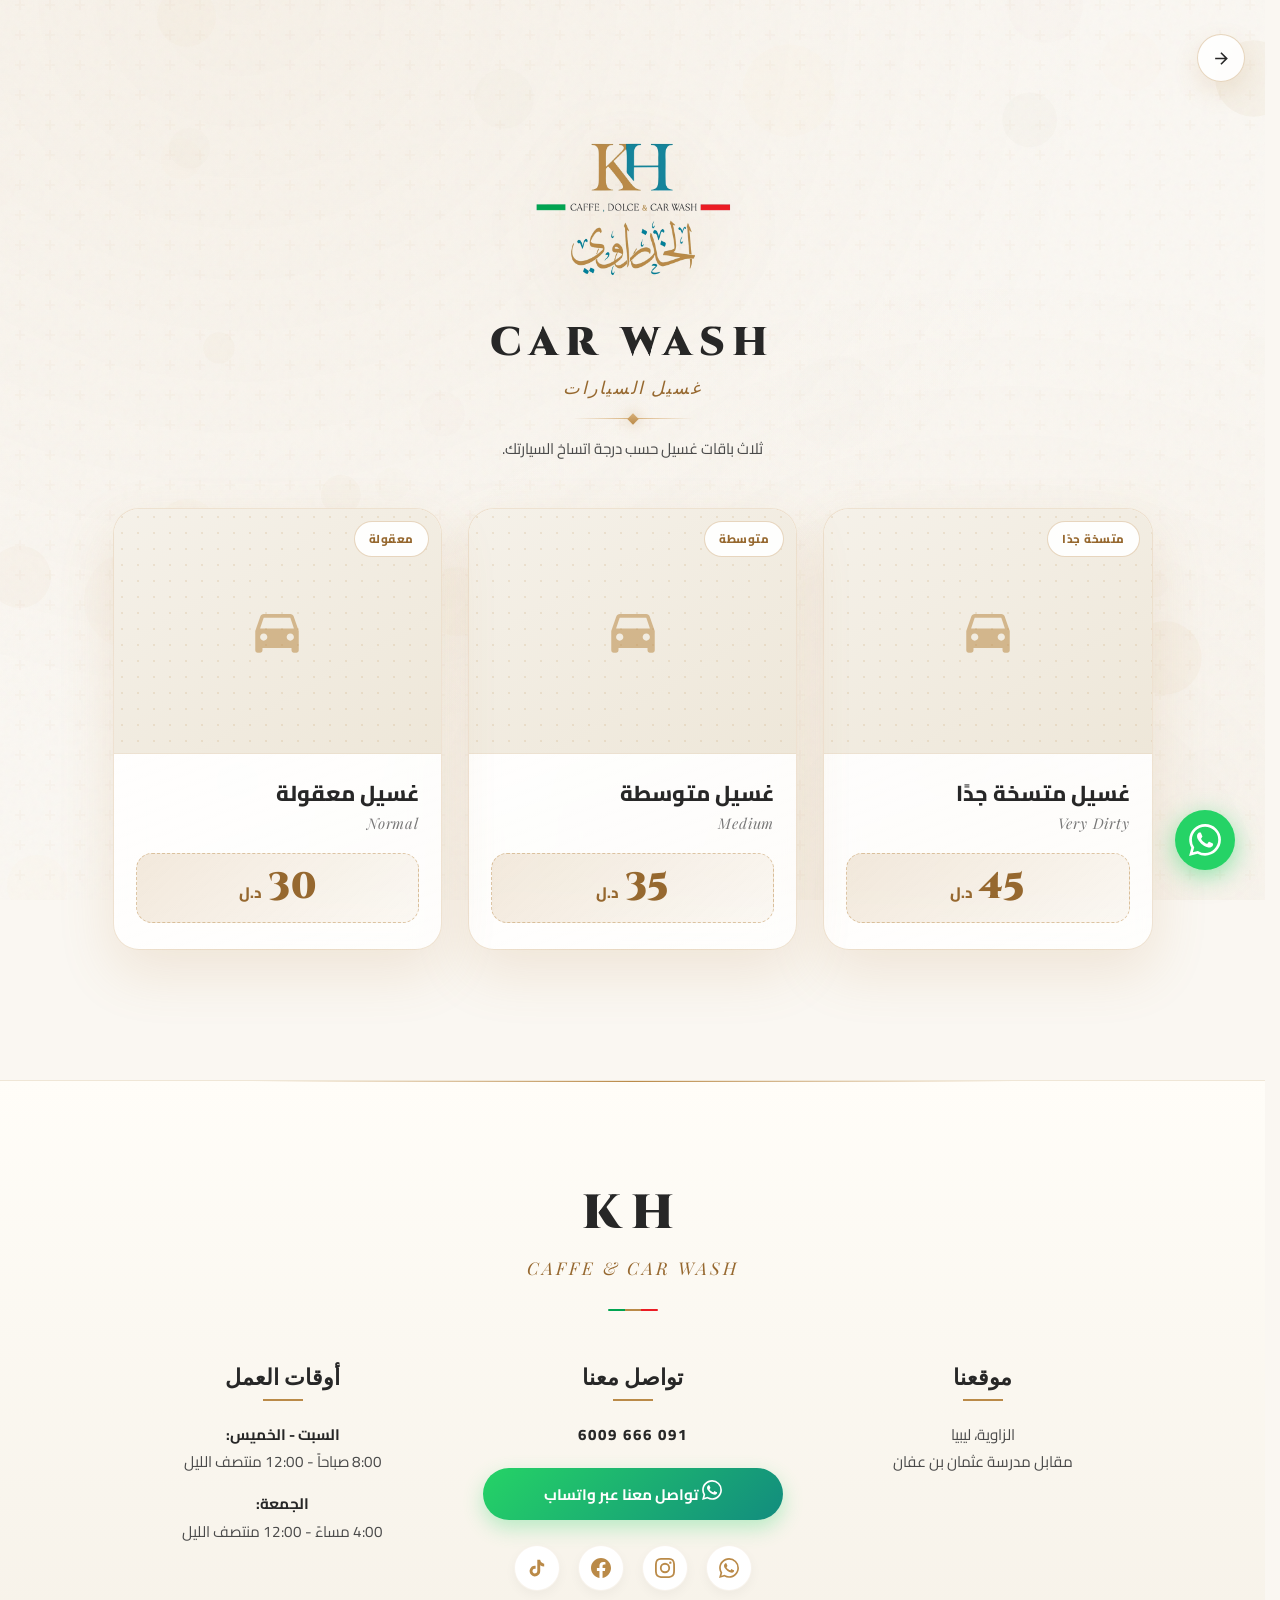
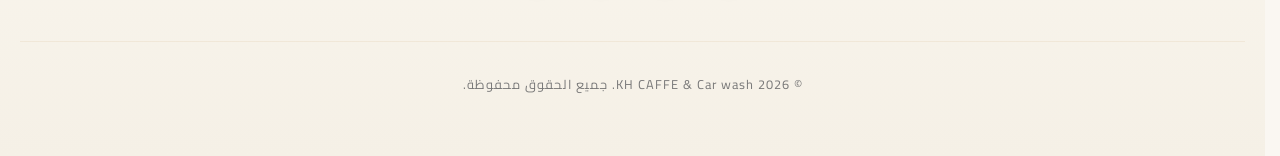
<file: carwash.html>
<!DOCTYPE html>
<html lang="ar" dir="rtl">
<head>
    <meta charset="UTF-8">
    <meta name="viewport" content="width=device-width, initial-scale=1.0, viewport-fit=cover">
    <title>غسيل السيارات | KH CAFFE &amp; Car wash</title>

    <!-- ===== SEO & Social ===== -->
    <meta name="description" content="أسعار غسيل السيارات في KH CAFFE &amp; Car wash بالزاوية، ليبيا — متسخة جدًا 45 د.ل، متوسطة 35 د.ل، معقولة 30 د.ل.">
    <meta name="keywords" content="غسيل سيارة, car wash, KH CAFFE, الزاوية, ليبيا, أسعار غسيل">
    <meta name="author" content="KH CAFFE &amp; Car wash">
    <meta name="robots" content="index, follow">
    <meta name="theme-color" content="#BA8A48">
    <link rel="canonical" href="https://menucaffe-debug.github.io/mdkh/carwash.html">
    <link rel="icon" href="data:image/svg+xml,%3Csvg xmlns='http://www.w3.org/2000/svg' viewBox='0 0 64 64'%3E%3Crect width='64' height='64' rx='14' fill='%23272727'/%3E%3Ctext x='32' y='43' font-family='Georgia,serif' font-size='30' font-weight='bold' fill='%23BA8A48' text-anchor='middle'%3EKH%3C/text%3E%3C/svg%3E">
    <link rel="apple-touch-icon" href="data:image/svg+xml,%3Csvg xmlns='http://www.w3.org/2000/svg' viewBox='0 0 64 64'%3E%3Crect width='64' height='64' fill='%23272727'/%3E%3Ctext x='32' y='43' font-family='Georgia,serif' font-size='30' font-weight='bold' fill='%23BA8A48' text-anchor='middle'%3EKH%3C/text%3E%3C/svg%3E">

    <meta property="og:type" content="website">
    <meta property="og:site_name" content="KH CAFFE &amp; Car wash">
    <meta property="og:locale" content="ar_LY">
    <meta property="og:title" content="غسيل السيارات | KH CAFFE &amp; Car wash">
    <meta property="og:description" content="ثلاث باقات غسيل: متسخة جدًا 45، متوسطة 35، معقولة 30 د.ل — الزاوية، ليبيا.">
    <meta property="og:url" content="https://menucaffe-debug.github.io/mdkh/carwash.html">
    <meta property="og:image" content="https://menucaffe-debug.github.io/mdkh/backg.webp">
    <meta name="twitter:card" content="summary_large_image">
    <meta name="twitter:title" content="غسيل السيارات | KH CAFFE &amp; Car wash">
    <meta name="twitter:description" content="متسخة جدًا 45، متوسطة 35، معقولة 30 د.ل — الزاوية، ليبيا.">
    <meta name="twitter:image" content="https://menucaffe-debug.github.io/mdkh/backg.webp">

    <!-- ===== Structured data ===== -->
    <script type="application/ld+json">
    {
      "@context": "https://schema.org",
      "@type": "Service",
      "serviceType": "غسيل السيارات",
      "name": "غسيل السيارات — KH CAFFE & Car wash",
      "url": "https://menucaffe-debug.github.io/mdkh/carwash.html",
      "provider": {
        "@type": "LocalBusiness",
        "name": "KH CAFFE & Car wash",
        "telephone": "+218916666009",
        "address": {
          "@type": "PostalAddress",
          "streetAddress": "الزاوية، مقابل مدرسة عثمان بن عفان",
          "addressLocality": "الزاوية",
          "addressCountry": "LY"
        }
      },
      "areaServed": "الزاوية، ليبيا",
      "offers": [
        { "@type": "Offer", "name": "غسيل متسخة جدًا", "price": "45", "priceCurrency": "LYD" },
        { "@type": "Offer", "name": "غسيل متوسطة",     "price": "35", "priceCurrency": "LYD" },
        { "@type": "Offer", "name": "غسيل معقولة",      "price": "30", "priceCurrency": "LYD" }
      ]
    }
    </script>

    <link rel="preconnect" href="https://fonts.googleapis.com">
    <link rel="preconnect" href="https://fonts.gstatic.com" crossorigin>
    <link href="https://fonts.googleapis.com/css2?family=Amiri:ital,wght@0,400;0,700;1,400&family=Playfair+Display:ital,wght@0,400;0,600;0,900;1,400&family=Cinzel:wght@400;700;900&family=Cairo:wght@300;400;600;700;800&display=swap" rel="stylesheet">
    <link rel="stylesheet" href="pages.css">
</head>
<body>
<canvas id="bg-canvas" aria-hidden="true"></canvas><div class="bg-t" aria-hidden="true"></div><div class="bg-g" aria-hidden="true"></div><div class="bg-grain" aria-hidden="true"></div>

<main class="cw">

    <a class="bk" href="index.html" aria-label="رجوع إلى الصفحة الرئيسية">
        <svg viewBox="0 0 24 24" aria-hidden="true"><path d="M12 4l-1.41 1.41L16.17 11H4v2h12.17l-5.58 5.59L12 20l8-8z"/></svg>
    </a>

    <header class="cw-head">
        <img class="cw-logo" src="logo-kh.png" alt="KH CAFFE &amp; Car wash"
             width="200" height="200" fetchpriority="high" decoding="async">
        <h1 class="cw-title">CAR WASH</h1>
        <div class="cw-sub">غسيل السيارات</div>
        <div class="cw-rule"></div>
        <p class="cw-note">ثلاث باقات غسيل حسب درجة اتساخ السيارتك.</p>
    </header>

    <section class="cw-grid" aria-label="باقات غسيل السيارات">

        <!-- ===== 1 ===== -->
        <article class="cw-card">
            <div class="cw-img">
                <svg viewBox="0 0 24 24" aria-hidden="true"><path d="M18.92 6.01C18.72 5.42 18.16 5 17.5 5h-11c-.66 0-1.21.42-1.42 1.01L3 12v8c0 .55.45 1 1 1h1c.55 0 1-.45 1-1v-1h12v1c0 .55.45 1 1 1h1c.55 0 1-.45 1-1v-8l-2.08-5.99zM6.5 16c-.83 0-1.5-.67-1.5-1.5S5.67 13 6.5 13s1.5.67 1.5 1.5S7.33 16 6.5 16zm11 0c-.83 0-1.5-.67-1.5-1.5s.67-1.5 1.5-1.5 1.5.67 1.5 1.5-.67 1.5-1.5 1.5zM5 11l1.5-4.5h11L19 11H5z"/></svg>
                <span class="cw-tag">متسخة جدًا</span>
            </div>
            <div class="cw-body">
                <h2 class="cw-n">غسيل متسخة جدًا</h2>
                <div class="cw-en">Very Dirty</div>
                <div class="cw-price"><b>45</b><span>د.ل</span></div>
            </div>
        </article>

        <!-- ===== 2 ===== -->
        <article class="cw-card">
            <div class="cw-img">
                <svg viewBox="0 0 24 24" aria-hidden="true"><path d="M18.92 6.01C18.72 5.42 18.16 5 17.5 5h-11c-.66 0-1.21.42-1.42 1.01L3 12v8c0 .55.45 1 1 1h1c.55 0 1-.45 1-1v-1h12v1c0 .55.45 1 1 1h1c.55 0 1-.45 1-1v-8l-2.08-5.99zM6.5 16c-.83 0-1.5-.67-1.5-1.5S5.67 13 6.5 13s1.5.67 1.5 1.5S7.33 16 6.5 16zm11 0c-.83 0-1.5-.67-1.5-1.5s.67-1.5 1.5-1.5 1.5.67 1.5 1.5-.67 1.5-1.5 1.5zM5 11l1.5-4.5h11L19 11H5z"/></svg>
                <span class="cw-tag">متوسطة</span>
            </div>
            <div class="cw-body">
                <h2 class="cw-n">غسيل متوسطة</h2>
                <div class="cw-en">Medium</div>
                <div class="cw-price"><b>35</b><span>د.ل</span></div>
            </div>
        </article>

        <!-- ===== 3 ===== -->
        <article class="cw-card">
            <div class="cw-img">
                <svg viewBox="0 0 24 24" aria-hidden="true"><path d="M18.92 6.01C18.72 5.42 18.16 5 17.5 5h-11c-.66 0-1.21.42-1.42 1.01L3 12v8c0 .55.45 1 1 1h1c.55 0 1-.45 1-1v-1h12v1c0 .55.45 1 1 1h1c.55 0 1-.45 1-1v-8l-2.08-5.99zM6.5 16c-.83 0-1.5-.67-1.5-1.5S5.67 13 6.5 13s1.5.67 1.5 1.5S7.33 16 6.5 16zm11 0c-.83 0-1.5-.67-1.5-1.5s.67-1.5 1.5-1.5 1.5.67 1.5 1.5-.67 1.5-1.5 1.5zM5 11l1.5-4.5h11L19 11H5z"/></svg>
                <span class="cw-tag">معقولة</span>
            </div>
            <div class="cw-body">
                <h2 class="cw-n">غسيل معقولة</h2>
                <div class="cw-en">Normal</div>
                <div class="cw-price"><b>30</b><span>د.ل</span></div>
            </div>
        </article>

    </section>
</main>

<!-- Professional Footer -->
<footer class="mft">
    <div class="mfl">KH</div>
    <div class="mfi">CAFFE &amp; CAR WASH</div>
    <div class="mfd"></div>

    <div class="mft-grid">
        <div class="mft-col">
            <h4>موقعنا</h4>
            <p>الزاوية، ليبيا</p>
            <p>مقابل مدرسة عثمان بن عفان</p>
        </div>

        <div class="mft-col">
            <h4>تواصل معنا</h4>
            <a href="tel:0916666009" class="mft-phone">091 666 6009</a>
            <a href="https://wa.me/218916666009" target="_blank" rel="noopener" class="mft-call-btn">
                <svg viewBox="0 0 24 24"><path d="M17.472 14.382c-.297-.149-1.758-.867-2.03-.967-.273-.099-.471-.148-.67.15-.197.297-.767.966-.94 1.164-.173.199-.347.223-.644.075-.297-.15-1.255-.463-2.39-1.475-.883-.788-1.48-1.761-1.653-2.059-.173-.297-.018-.458.13-.606.134-.133.298-.347.446-.52.149-.174.198-.298.298-.497.099-.198.05-.371-.025-.52-.075-.149-.669-1.612-.916-2.207-.242-.579-.487-.5-.669-.51-.173-.008-.371-.01-.57-.01-.198 0-.52.074-.792.372-.272.297-1.04 1.016-1.04 2.479 0 1.462 1.065 2.875 1.213 3.074.149.198 2.096 3.2 5.077 4.487.709.306 1.262.489 1.693.625.712.227 1.36.195 1.871.118.571-.085 1.758-.719 2.006-1.413.248-.694.248-1.289.173-1.413-.074-.124-.272-.198-.57-.347m-5.421 7.403h-.004a9.87 9.87 0 01-5.031-1.378l-.361-.214-3.741.982.998-3.648-.235-.374a9.86 9.86 0 01-1.51-5.26c.001-5.45 4.436-9.884 9.888-9.884 2.64 0 5.122 1.03 6.988 2.898a9.825 9.825 0 012.893 6.994c-.003 5.45-4.437 9.884-9.885 9.884m8.413-18.297A11.815 11.815 0 0012.05 0C5.495 0 .16 5.335.157 11.892c0 2.096.547 4.142 1.588 5.945L.057 24l6.305-1.654a11.882 11.882 0 005.683 1.448h.005c6.554 0 11.89-5.335 11.893-11.893a11.821 11.821 0 00-3.48-8.413z"/></svg>
                تواصل معنا عبر واتساب
            </a>
            <div class="mft-social">
                <a href="https://wa.me/218916666009" target="_blank" rel="noopener" aria-label="WhatsApp">
                    <svg viewBox="0 0 24 24"><path d="M17.472 14.382c-.297-.149-1.758-.867-2.03-.967-.273-.099-.471-.148-.67.15-.197.297-.767.966-.94 1.164-.173.199-.347.223-.644.075-.297-.15-1.255-.463-2.39-1.475-.883-.788-1.48-1.761-1.653-2.059-.173-.297-.018-.458.13-.606.134-.133.298-.347.446-.52.149-.174.198-.298.298-.497.099-.198.05-.371-.025-.52-.075-.149-.669-1.612-.916-2.207-.242-.579-.487-.5-.669-.51-.173-.008-.371-.01-.57-.01-.198 0-.52.074-.792.372-.272.297-1.04 1.016-1.04 2.479 0 1.462 1.065 2.875 1.213 3.074.149.198 2.096 3.2 5.077 4.487.709.306 1.262.489 1.693.625.712.227 1.36.195 1.871.118.571-.085 1.758-.719 2.006-1.413.248-.694.248-1.289.173-1.413-.074-.124-.272-.198-.57-.347m-5.421 7.403h-.004a9.87 9.87 0 01-5.031-1.378l-.361-.214-3.741.982.998-3.648-.235-.374a9.86 9.86 0 01-1.51-5.26c.001-5.45 4.436-9.884 9.888-9.884 2.64 0 5.122 1.03 6.988 2.898a9.825 9.825 0 012.893 6.994c-.003 5.45-4.437 9.884-9.885 9.884m8.413-18.297A11.815 11.815 0 0012.05 0C5.495 0 .16 5.335.157 11.892c0 2.096.547 4.142 1.588 5.945L.057 24l6.305-1.654a11.882 11.882 0 005.683 1.448h.005c6.554 0 11.89-5.335 11.893-11.893a11.821 11.821 0 00-3.48-8.413z"/></svg>
                </a>
                <a href="https://www.instagram.com/kh_caffe_car.wash?igsh=b2oyYTNvMHhlZmVr" target="_blank" rel="noopener" aria-label="Instagram">
                    <svg viewBox="0 0 24 24"><path d="M12 2.163c3.204 0 3.584.012 4.85.07 3.252.148 4.771 1.691 4.919 4.919.058 1.265.069 1.645.069 4.849 0 3.205-.012 3.584-.069 4.849-.149 3.225-1.664 4.771-4.919 4.919-1.266.058-1.644.07-4.85.07-3.204 0-3.584-.012-4.849-.07-3.26-.149-4.771-1.699-4.919-4.92-.058-1.265-.07-1.644-.07-4.849 0-3.204.013-3.583.07-4.849.149-3.227 1.664-4.771 4.919-4.919 1.266-.057 1.645-.069 4.849-.069zM12 0C8.741 0 8.333.014 7.053.072 2.695.272.273 2.69.073 7.052.014 8.333 0 8.741 0 12c0 3.259.014 3.668.072 4.948.2 4.358 2.618 6.78 6.98 6.98C8.333 23.986 8.741 24 12 24c3.259 0 3.668-.014 4.948-.072 4.354-.2 6.782-2.618 6.979-6.98.059-1.28.073-1.689.073-4.948 0-3.259-.014-3.667-.072-4.947-.196-4.354-2.617-6.78-6.979-6.98C15.668.014 15.259 0 12 0zm0 5.838a6.162 6.162 0 100 12.324 6.162 6.162 0 000-12.324zM12 16a4 4 0 110-8 4 4 0 010 8zm6.406-11.845a1.44 1.44 0 100 2.881 1.44 1.44 0 000-2.881z"/></svg>
                </a>
                <a href="https://www.facebook.com/share/198NMEVky1/?mibextid=wwXIfr" target="_blank" rel="noopener" aria-label="Facebook">
                    <svg viewBox="0 0 24 24"><path d="M24 12.073c0-6.627-5.373-12-12-12s-12 5.373-12 12c0 5.99 4.388 10.954 10.125 11.854v-8.385H7.078v-3.47h3.047V9.43c0-3.007 1.792-4.669 4.533-4.669 1.312 0 2.686.235 2.686.235v2.953H15.83c-1.491 0-1.956.925-1.956 1.874v2.25h3.328l-.532 3.47h-2.796v8.385C19.612 23.027 24 18.062 24 12.073z"/></svg>
                </a>
                <a href="https://www.tiktok.com/@kh_car_wash?_r=1&_t=ZN-98YSj4m8hr0" target="_blank" rel="noopener" aria-label="TikTok">
                    <svg viewBox="0 0 24 24"><path d="M19.59 6.69a4.83 4.83 0 0 1-3.77-4.25V2h-3.45v13.67a2.89 2.89 0 0 1-5.2 1.74 2.89 2.89 0 0 1 2.31-4.64 2.93 2.93 0 0 1 .88.13V9.4a6.84 6.84 0 0 0-1-.05A6.33 6.33 0 0 0 5 20.1a6.34 6.34 0 0 0 10.86-4.43v-7a8.16 8.16 0 0 0 4.77 1.52v-3.4a4.85 4.85 0 0 1-1-.1z"/></svg>
                </a>
            </div>
        </div>

        <div class="mft-col mft-hours">
            <h4>أوقات العمل</h4>
            <p><span>السبت - الخميس:</span></p>
            <p>8:00 صباحاً - 12:00 منتصف الليل</p>
            <p style="margin-top:15px"><span>الجمعة:</span></p>
            <p>4:00 مساءً - 12:00 منتصف الليل</p>
        </div>
    </div>

    <div class="mft-copy">© 2026 KH CAFFE &amp; Car wash. جميع الحقوق محفوظة.</div>
</footer>

<!-- Floating WhatsApp Button -->
<a href="https://wa.me/218916666009" target="_blank" rel="noopener" class="fab-wa" aria-label="WhatsApp">
    <svg viewBox="0 0 24 24"><path d="M17.472 14.382c-.297-.149-1.758-.867-2.03-.967-.273-.099-.471-.148-.67.15-.197.297-.767.966-.94 1.164-.173.199-.347.223-.644.075-.297-.15-1.255-.463-2.39-1.475-.883-.788-1.48-1.761-1.653-2.059-.173-.297-.018-.458.13-.606.134-.133.298-.347.446-.52.149-.174.198-.298.298-.497.099-.198.05-.371-.025-.52-.075-.149-.669-1.612-.916-2.207-.242-.579-.487-.5-.669-.51-.173-.008-.371-.01-.57-.01-.198 0-.52.074-.792.372-.272.297-1.04 1.016-1.04 2.479 0 1.462 1.065 2.875 1.213 3.074.149.198 2.096 3.2 5.077 4.487.709.306 1.262.489 1.693.625.712.227 1.36.195 1.871.118.571-.085 1.758-.719 2.006-1.413.248-.694.248-1.289.173-1.413-.074-.124-.272-.198-.57-.347m-5.421 7.403h-.004a9.87 9.87 0 01-5.031-1.378l-.361-.214-3.741.982.998-3.648-.235-.374a9.86 9.86 0 01-1.51-5.26c.001-5.45 4.436-9.884 9.888-9.884 2.64 0 5.122 1.03 6.988 2.898a9.825 9.825 0 012.893 6.994c-.003 5.45-4.437 9.884-9.885 9.884m8.413-18.297A11.815 11.815 0 0012.05 0C5.495 0 .16 5.335.157 11.892c0 2.096.547 4.142 1.588 5.945L.057 24l6.305-1.654a11.882 11.882 0 005.683 1.448h.005c6.554 0 11.89-5.335 11.893-11.893a11.821 11.821 0 00-3.48-8.413z"/></svg>
</a>

<!-- خلفية متحركة — نفس جسيمات المقهى -->
<script>
const cv=document.getElementById('bg-canvas'),cx=cv.getContext('2d');let pts=[],mx=-500,my=-500;
function rsC(){cv.width=innerWidth;cv.height=innerHeight}
document.addEventListener('mousemove',e=>{mx=e.clientX;my=e.clientY});
document.addEventListener('touchmove',e=>{if(e.touches[0]){mx=e.touches[0].clientX;my=e.touches[0].clientY}},{passive:true});
class P{constructor(){this.rs(true)}rs(i){this.x=Math.random()*cv.width;this.y=i?Math.random()*cv.height:cv.height+Math.random()*60;this.rd=Math.random()*40+12;this.bsy=Math.random()*.3+.12;this.sy=this.bsy;this.sx=(Math.random()-.5)*.15;this.o=Math.random()*.04+.01;this.bo=this.o;const c=['186,138,72','200,190,175','216,176,122'];this.c=c[Math.floor(Math.random()*c.length)];this.ps=Math.random()*.015+.004;this.po=Math.random()*Math.PI*2;this.t=0}u(){this.t+=this.ps;const dx=mx-this.x,dy=my-this.y,d=Math.sqrt(dx*dx+dy*dy);if(d<180){const f=(180-d)/180*.12;this.x-=dx*f*.008;this.y-=dy*f*.008}this.y-=this.sy;this.x+=this.sx+Math.sin(this.t+this.po)*.1;this.o=this.bo+Math.sin(this.t*2+this.po)*.01;if(this.y<-this.rd*2)this.rs(false)}d(){const r=Math.max(.1,this.rd);cx.beginPath();cx.arc(this.x,this.y,r,0,Math.PI*2);cx.fillStyle='rgba('+this.c+','+Math.max(0,this.o)+')';cx.fill()}}
function iP(){pts=[];const n=Math.min(Math.floor(cv.width/30),40);for(let i=0;i<n;i++)pts.push(new P())}
let rafId=null;
const reduceMotion=matchMedia('(prefers-reduced-motion: reduce)').matches;
function bgAllowed(){return !reduceMotion&&!matchMedia('(max-width:768px)').matches&&!document.hidden}
function aB(){cx.clearRect(0,0,cv.width,cv.height);pts.forEach(p=>{p.u();p.d()});rafId=requestAnimationFrame(aB)}
function startBG(){if(!bgAllowed()||rafId)return;rafId=requestAnimationFrame(aB)}
function stopBG(){if(rafId){cancelAnimationFrame(rafId);rafId=null;}cx.clearRect(0,0,cv.width,cv.height)}
addEventListener('resize',()=>{rsC();iP();bgAllowed()?startBG():stopBG()});
document.addEventListener('visibilitychange',()=>{document.hidden?stopBG():startBG()});
rsC();iP();startBG();
</script>

</body>
</html>
</file>
<file: pages.css>
/* ===========================================================================
 *  KH CAFFE & Car wash — الأنماط المشتركة
 *  تُستخدم في: index.html (صفحة الدخول)  و  carwash.html (قسم الغسيل)
 *  صفحة المقهى cafe.html تحتفظ بأنماطها الذاتية المضمّنة.
 *
 *  الخلفية بيضاء/كريمية + طبقات cafe.html نفسها
 *  (canvas متحرك · نسيج · توهج · حبيبات) حتى تتطابق الصفحتان مع المقهى.
 *
 *  لوحة الألوان مأخوذة حرفيًا من الشعار الرسمي (logo-kh.png):
 *    ذهبي برونزي #BA8A48  = حرف K + الخط العربي + علامة &
 *    فحمي        #272727  = نص الشعار
 *    أخضر/أحمر إيطالي     = الشريطان الملوّنان
 * =========================================================================== */

:root{
    --gold:#BA8A48;--gold-d:#96682F;--gold-l:#D8B07A;--gold-s:#CB9C5B;
    --dk:#272727;--espresso:#272727;--t2:#4A4A4A;--t3:#787878;
    --bg:#FAF7F2;--cr:#F5F1E9;--cd:#FFFFFF;
    --bd:rgba(186,138,72,.10);
    --sh-s:0 8px 30px rgba(186,138,72,.07);
    --sh-g:0 25px 50px rgba(186,138,72,.16);
    --it-green:#01A451;--it-red:#EB1C24;
}

*{margin:0;padding:0;box-sizing:border-box;-webkit-tap-highlight-color:transparent;-webkit-text-size-adjust:100%;text-size-adjust:100%}
html{scroll-behavior:smooth;overscroll-behavior-y:none;scrollbar-gutter:stable}
body{font-family:'Cairo',sans-serif;background:var(--bg);color:var(--dk);overflow-x:hidden;position:relative;overscroll-behavior-y:none;min-height:100vh}
a{text-decoration:none;color:inherit}
img{max-width:100%;display:block}
button{font-family:inherit}

/* نص مخفي — للقارئ الصوتي ومحركات البحث فقط */
.vh{position:absolute!important;width:1px;height:1px;padding:0;margin:-1px;overflow:hidden;clip:rect(0 0 0 0);white-space:nowrap;border:0}

/* ---------- الخلفية: نفس طبقات المقهى (بما فيها الحركة) ---------- */
#bg-canvas{position:fixed;top:0;left:0;width:100%;height:100%;z-index:0;pointer-events:none}
.bg-t{position:fixed;inset:0;z-index:0;pointer-events:none;opacity:.03;background-image:url("data:image/svg+xml,%3Csvg width='60' height='60' viewBox='0 0 60 60' xmlns='http://www.w3.org/2000/svg'%3E%3Cg fill='none' fill-rule='evenodd'%3E%3Cg fill='%23BA8A48' fill-opacity='1'%3E%3Cpath d='M36 34v-4h-2v4h-4v2h4v4h2v-4h4v-2h-4zm0-30V0h-2v4h-4v2h4v4h2V6h4V4h-4zM6 34v-4H4v4H0v2h4v4h2v-4h4v-2H6zM6 4V0H4v4H0v2h4v4h2V6h4V4H6z'/%3E%3C/g%3E%3C/g%3E%3C/svg%3E")}
.bg-g{position:fixed;inset:0;z-index:0;pointer-events:none;background:radial-gradient(ellipse at 20% 0%,rgba(186,138,72,.06) 0%,transparent 60%),radial-gradient(ellipse at 80% 100%,rgba(186,138,72,.05) 0%,transparent 50%)}
.bg-grain{position:fixed;inset:0;z-index:1;pointer-events:none;opacity:.4;mix-blend-mode:multiply;background-image:url("data:image/svg+xml,%3Csvg viewBox='0 0 200 200' xmlns='http://www.w3.org/2000/svg'%3E%3Cfilter id='noise'%3E%3CfeTurbulence type='fractalNoise' baseFrequency='0.65' numOctaves='3' stitchTiles='stitch'/%3E%3C/filter%3E%3Crect width='100%25' height='100%25' filter='url(%23noise)' opacity='0.08'/%3E%3C/svg%3E")}

@keyframes khFade{from{opacity:0}to{opacity:1}}
@keyframes khUp{from{opacity:0;transform:translateY(20px)}to{opacity:1;transform:none}}

/* ============================ صفحة الدخول ============================ */
.lw{position:relative;z-index:10;min-height:100vh;display:flex;flex-direction:column;padding:40px 20px 0}

.lw-brand{text-align:center;animation:khUp .9s ease both}

.lw-logo{display:block;width:min(240px,60vw);height:auto;margin:0 auto;filter:drop-shadow(0 18px 38px rgba(186,138,72,.30))}
.lw-name{font-family:'Cinzel',serif;font-size:clamp(1.5rem,5vw,2.5rem);font-weight:900;color:var(--espresso);letter-spacing:7px;line-height:1.25;margin-top:6px}
.lw-name em{font-family:'Playfair Display',serif;font-style:italic;color:var(--gold);letter-spacing:2px}
.lw-rule{width:120px;height:1px;margin:26px auto 0;background:linear-gradient(90deg,transparent,var(--gold-l),transparent);position:relative}
.lw-rule::after{content:'';position:absolute;left:50%;top:50%;width:8px;height:8px;transform:translate(-50%,-50%) rotate(45deg);background:linear-gradient(135deg,var(--gold-l),var(--gold));box-shadow:0 0 14px rgba(186,138,72,.6)}

/* بطاقتا الدخول — زجاج أبيض بإطار ذهبي (متجاورتان دائمًا) */
.lw-cards{display:grid;grid-template-columns:1fr 1fr;gap:14px;width:100%;max-width:960px;margin:34px auto 0;padding-bottom:60px;flex:1;align-content:center}
@media(min-width:760px){.lw-cards{gap:30px}}

.lw-card{
    display:flex;flex-direction:column;align-items:flex-start;
    background:
        radial-gradient(130% 95% at 50% 0%,rgba(186,138,72,.14) 0%,transparent 58%),
        linear-gradient(160deg,rgba(255,255,255,.95) 0%,rgba(255,255,255,.78) 100%);
    backdrop-filter:blur(14px) saturate(1.3);
    -webkit-backdrop-filter:blur(14px) saturate(1.3);
    border:1px solid rgba(186,138,72,.24);
    border-radius:26px;padding:32px 30px 30px;
    position:relative;overflow:hidden;
    box-shadow:0 22px 55px rgba(186,138,72,.16);
    transition:transform .4s cubic-bezier(.4,0,.2,1),box-shadow .4s,border-color .4s;
    animation:khUp .9s ease both}
.lw-card:nth-child(1){animation-delay:.15s}
.lw-card:nth-child(2){animation-delay:.30s}
.lw-card::before{content:'';position:absolute;top:0;right:0;left:0;height:2px;background:linear-gradient(90deg,transparent,var(--gold-l) 30%,var(--gold) 70%,transparent)}
.lw-card:hover{transform:translateY(-9px);border-color:rgba(186,138,72,.55);box-shadow:0 34px 74px rgba(186,138,72,.26)}
.lw-card:active{transform:translateY(-4px)}

.lw-ic{width:58px;height:58px;border-radius:17px;display:flex;align-items:center;justify-content:center;margin-bottom:18px;
    background:linear-gradient(140deg,var(--gold),var(--gold-d));
    color:#fff;
    box-shadow:0 12px 26px rgba(186,138,72,.38),inset 0 1px 0 rgba(255,255,255,.30)}
.lw-ic svg{width:28px;height:28px;fill:currentColor}

.lw-t{font-family:'Cairo',sans-serif;font-size:1.5rem;font-weight:800;color:var(--espresso);line-height:1.35}
.lw-it{font-family:'Playfair Display',serif;font-style:italic;font-size:.95rem;color:var(--gold-d);letter-spacing:1.5px;margin-top:4px}
.lw-p{font-size:.92rem;color:var(--t2);line-height:1.85;margin-top:12px;flex:1}
.lw-meta{display:inline-block;margin-top:16px;padding:7px 16px;border-radius:999px;
    background:rgba(186,138,72,.12);border:1px solid rgba(186,138,72,.30);
    font-size:.78rem;font-weight:800;color:var(--gold-d);letter-spacing:.5px}

/* زر الدخول — سهم فقط */
.lw-go{display:inline-flex;align-items:center;justify-content:center;
    margin-top:18px;width:52px;height:52px;border-radius:50%;
    background:linear-gradient(135deg,var(--gold),var(--gold-d));
    color:#fff;
    box-shadow:0 10px 26px rgba(186,138,72,.38),inset 0 1px 0 rgba(255,255,255,.28);
    transition:transform .3s,box-shadow .3s}
.lw-card:hover .lw-go{transform:translateX(-7px);box-shadow:0 14px 32px rgba(186,138,72,.48)}
.lw-go svg{width:20px;height:20px;fill:currentColor}

/* ============================ قسم غسيل السيارات ============================ */
.cw{position:relative;z-index:10;min-height:100vh;display:flex;flex-direction:column;padding:34px 20px 0}

/* زر العودة — سهم فقط بلا نص */
.bk{display:inline-flex;align-items:center;justify-content:center;
    align-self:flex-start;width:48px;height:48px;border-radius:50%;
    border:1px solid rgba(186,138,72,.35);
    background:rgba(255,255,255,.85);
    backdrop-filter:blur(10px);-webkit-backdrop-filter:blur(10px);
    color:var(--espresso);
    box-shadow:0 10px 26px rgba(186,138,72,.16);
    transition:.3s}
.bk:hover{background:var(--gold);border-color:var(--gold);color:#fff;transform:translateY(-2px);box-shadow:0 14px 30px rgba(186,138,72,.38)}
.bk svg{width:19px;height:19px;fill:currentColor}

.cw-head{text-align:center;margin:24px 0 10px;animation:khUp .8s ease both}
.cw-logo{display:block;width:min(200px,54vw);height:auto;margin:0 auto;filter:drop-shadow(0 16px 34px rgba(186,138,72,.28))}
.cw-title{font-family:'Cinzel',serif;font-size:clamp(1.6rem,5.4vw,2.5rem);font-weight:900;color:var(--espresso);letter-spacing:7px;margin-top:10px}
.cw-sub{font-family:'Playfair Display',serif;font-style:italic;color:var(--gold-d);font-size:1.1rem;letter-spacing:2px;margin-top:5px}
.cw-rule{width:120px;height:1px;margin:20px auto 0;background:linear-gradient(90deg,transparent,var(--gold-l),transparent);position:relative}
.cw-rule::after{content:'';position:absolute;left:50%;top:50%;width:8px;height:8px;transform:translate(-50%,-50%) rotate(45deg);background:linear-gradient(135deg,var(--gold-l),var(--gold));box-shadow:0 0 14px rgba(186,138,72,.6)}
.cw-note{font-size:.95rem;color:var(--t2);margin-top:16px;line-height:1.9;max-width:620px;margin-left:auto;margin-right:auto}

.cw-grid{display:grid;grid-template-columns:1fr;gap:24px;width:100%;max-width:1040px;margin:34px auto 0;padding-bottom:80px;flex:1;align-content:start}
@media(min-width:760px){.cw-grid{grid-template-columns:repeat(3,1fr);gap:26px}}

.cw-card{
    display:flex;flex-direction:column;
    background:
        radial-gradient(130% 95% at 50% 0%,rgba(186,138,72,.13) 0%,transparent 58%),
        linear-gradient(160deg,rgba(255,255,255,.95) 0%,rgba(255,255,255,.78) 100%);
    backdrop-filter:blur(14px) saturate(1.3);
    -webkit-backdrop-filter:blur(14px) saturate(1.3);
    border:1px solid rgba(186,138,72,.24);
    border-radius:26px;overflow:hidden;
    box-shadow:0 22px 55px rgba(186,138,72,.16);
    transition:transform .4s cubic-bezier(.4,0,.2,1),box-shadow .4s,border-color .4s;
    animation:khUp .8s ease both}
.cw-card:nth-child(1){animation-delay:.1s}
.cw-card:nth-child(2){animation-delay:.2s}
.cw-card:nth-child(3){animation-delay:.3s}
.cw-card:hover{transform:translateY(-9px);border-color:rgba(186,138,72,.55);box-shadow:0 34px 74px rgba(186,138,72,.26)}

/* منطقة الصورة — تُستبدل بصورة حقيقية لاحقًا */
.cw-img{position:relative;aspect-ratio:4/3;display:flex;align-items:center;justify-content:center;
    background:linear-gradient(150deg,var(--cr),#EEE7D9);
    border-bottom:1px solid rgba(186,138,72,.14);overflow:hidden}
.cw-img::after{content:'';position:absolute;inset:0;background-image:radial-gradient(rgba(186,138,72,.22) 1px,transparent 1px);background-size:16px 16px;opacity:.7}
.cw-img svg{width:58px;height:58px;fill:rgba(186,138,72,.55);position:relative;z-index:1}
.cw-img img{position:absolute;inset:0;width:100%;height:100%;object-fit:cover;z-index:2}
.cw-tag{position:absolute;top:12px;right:12px;z-index:3;padding:6px 14px;border-radius:999px;
    background:rgba(255,255,255,.92);border:1px solid rgba(186,138,72,.35);
    backdrop-filter:blur(8px);-webkit-backdrop-filter:blur(8px);
    font-size:.72rem;font-weight:800;color:var(--gold-d);letter-spacing:.5px}

.cw-body{padding:24px 22px 26px;display:flex;flex-direction:column;flex:1}
.cw-n{font-size:1.35rem;font-weight:800;color:var(--espresso);line-height:1.4}
.cw-en{font-family:'Playfair Display',serif;font-style:italic;font-size:.92rem;color:var(--t3);margin-top:4px;letter-spacing:.8px}
.cw-price{display:flex;align-items:baseline;justify-content:center;gap:6px;margin-top:20px;
    padding:15px 10px;border-radius:16px;
    background:linear-gradient(135deg,rgba(186,138,72,.18),rgba(186,138,72,.05));
    border:1px dashed rgba(186,138,72,.45)}
.cw-price b{font-family:'Cinzel',serif;font-size:2.3rem;font-weight:900;color:var(--gold-d);line-height:1}
.cw-price span{font-size:.95rem;font-weight:800;color:var(--gold-d)}

/* ============================ التذييل ============================ */
.mft{position:relative;z-index:10;text-align:center;padding:100px 20px 60px;background:linear-gradient(180deg,#FFFDF8 0%,#F5F0E6 100%);border-top:1px solid var(--bd);margin-top:50px}
.mft::before{content:'';position:absolute;top:0;left:50%;transform:translateX(-50%);width:60%;height:1px;background:linear-gradient(90deg,transparent,var(--gold),transparent)}
.mfl{font-family:'Cinzel',serif;font-size:3rem;font-weight:900;color:var(--espresso);letter-spacing:10px;margin-bottom:10px}
.mfi{font-family:'Playfair Display',serif;font-size:1.1rem;color:var(--gold-d);font-style:italic;letter-spacing:3px;margin-bottom:30px}
.mfd{width:50px;height:2px;background:linear-gradient(90deg,var(--it-green) 33%,var(--gold) 33%,var(--gold) 66%,var(--it-red) 66%);margin:0 auto 50px;border-radius:2px}
.mft-grid{display:grid;grid-template-columns:1fr;gap:50px;max-width:1000px;margin:0 auto 50px}
@media(min-width:768px){.mft-grid{grid-template-columns:repeat(3,1fr);text-align:center}}
.mft-col h4{font-family:'Playfair Display',serif;font-size:1.4rem;color:var(--espresso);margin-bottom:20px;font-weight:700;position:relative;display:inline-block;padding-bottom:10px}
.mft-col h4::after{content:'';position:absolute;bottom:0;left:50%;transform:translateX(-50%);width:40px;height:2px;background:var(--gold)}
.mft-col p,.mft-col a{font-family:'Cairo',sans-serif;font-size:.95rem;color:var(--t2);line-height:1.8;text-decoration:none;display:block;transition:color .2s}
.mft-col a:hover{color:var(--gold-d)}
.mft-phone{font-family:'Cairo',sans-serif;font-size:1.8rem;font-weight:800;color:var(--espresso)!important;letter-spacing:2px;margin-bottom:20px;display:block}
.mft-call-btn{display:inline-flex;align-items:center;gap:10px;background:linear-gradient(135deg,#25D366,#128C7E);color:#fff!important;padding:12px 30px;border-radius:35px;font-weight:700;font-size:.9rem;box-shadow:0 8px 20px rgba(37,211,102,.3);transition:transform .2s,box-shadow .2s}
.mft-call-btn:hover{transform:translateY(-3px);box-shadow:0 12px 25px rgba(37,211,102,.4)}
.mft-call-btn svg{width:20px;height:20px;fill:#fff}
.mft-social{display:flex;justify-content:center;gap:18px;margin-top:25px}
.mft-social a{width:46px;height:46px;border-radius:50%;background:#fff;border:1px solid var(--bd);display:flex;align-items:center;justify-content:center;color:var(--gold);transition:all .3s ease;box-shadow:0 4px 12px rgba(0,0,0,0.04)}
.mft-social a:hover{background:var(--gold);color:#fff;transform:translateY(-5px);box-shadow:0 10px 20px rgba(186,138,72,.3)}
.mft-social svg{width:20px;height:20px;fill:currentColor}
.mft-hours span{font-weight:700;color:var(--espresso)}
.mft-copy{font-size:.8rem;color:var(--t3);margin-top:40px;letter-spacing:1px;border-top:1px solid var(--bd);padding-top:30px}

/* زر واتساب العائم */
.fab-wa{position:fixed;bottom:calc(30px + env(safe-area-inset-bottom,0px));right:30px;z-index:800;width:60px;height:60px;background:#25D366;border-radius:50%;display:flex;align-items:center;justify-content:center;box-shadow:0 6px 25px rgba(37,211,102,.5);animation:fab-pulse 2s infinite;transition:transform .2s}
.fab-wa:hover{transform:scale(1.1)}
.fab-wa svg{width:32px;height:32px;fill:#fff}
@keyframes fab-pulse{0%{box-shadow:0 0 0 0 rgba(37,211,102,.5)}70%{box-shadow:0 0 0 20px rgba(37,211,102,0)}100%{box-shadow:0 0 0 0 rgba(37,211,102,0)}}

/* ============================ التجاوب ============================ */
@media(max-width:768px){
    .lw{padding:30px 16px 0}
    .cw{padding:26px 16px 0}
    .lw-card{padding:26px 24px 24px;border-radius:20px}
    .lw-logo{width:min(200px,64vw)}
    .cw-logo{width:min(165px,58vw)}
    .mft{padding:70px 18px 50px}
    .mfl{font-size:2.4rem;letter-spacing:7px}
    .mft-phone{font-size:1.5rem}
    .fab-wa{right:calc(22px + env(safe-area-inset-right,0px))}
}
/* شاشة قصيرة الارتفاع: تصغير الشعار حتى تظهر الأسعار كاملة */
@media(max-height:760px){
    .lw{padding-top:22px}
    .lw-logo{width:min(175px,48vw)}
    .lw-name{font-size:clamp(1.3rem,4vw,1.9rem);margin-top:2px}
    .lw-rule{margin-top:20px}
    .lw-cards{margin-top:24px}
    .cw{padding-top:18px}
    .cw-logo{width:min(130px,40vw)}
    .cw-head{margin-top:16px}
    .cw-title{margin-top:6px}
    .cw-rule{margin-top:14px}
    .cw-note{margin-top:10px}
    .cw-grid{margin-top:20px}
    .cw-img{aspect-ratio:16/9}
}
@media(max-width:400px){
    .cw-price b{font-size:2rem}
}

/* ===== هاتف: البطاقتان متجاورتان بتنسيق مضغوط ===== */
@media(max-width:599px){
    .lw-card{padding:22px 14px 20px;border-radius:18px;align-items:center;text-align:center}
    .lw-ic{width:46px;height:46px;border-radius:14px;margin-bottom:12px}
    .lw-ic svg{width:23px;height:23px}
    .lw-t{font-size:1.1rem;line-height:1.4}
    .lw-it{font-size:.74rem;letter-spacing:.5px;margin-top:3px}
    .lw-p{display:none}
    .lw-meta{margin-top:12px;margin-bottom:18px;padding:5px 11px;font-size:.7rem}
    .lw-go{margin-top:auto;width:44px;height:44px}
    .lw-go svg{width:18px;height:18px}
}

@media(prefers-reduced-motion:reduce){
    *{animation-duration:.01ms!important;animation-iteration-count:1!important;transition-duration:.01ms!important}
}
</file>
<file: cart.css>
/* ===========================================================================
 *  cart.css — سلّة الزبون
 *  يُضاف إلى صفحة المنيو بسطر واحد. لا يلمس أي بيانات أسعار أو صور.
 * =========================================================================== */

:root{
  /* ألوان الشعار الرسمي: ذهبي #BA8A48 · فحمي #272727 */
  --kh-gold:#BA8A48;
  --kh-gold-d:#96682F;
  --kh-gold-l:#D8B07A;
  --kh-espresso:#272727;
  --kh-bg:#FAF7F2;
  --kh-bd:rgba(186,138,72,.16);
}

/* ---------------- زر «إضافة» على البطاقة ---------------- */
.kh-add{
  display:flex;align-items:center;justify-content:center;gap:7px;
  width:100%;margin-top:12px;padding:11px 12px;
  border:0;border-radius:14px;cursor:pointer;
  font-family:'Cairo',sans-serif;font-size:.88rem;font-weight:800;
  background:linear-gradient(135deg,var(--kh-gold),var(--kh-gold-l));
  color:#fff;box-shadow:0 6px 16px rgba(186,138,72,.28);
  transition:transform .16s, filter .16s, box-shadow .16s;
}
.kh-add:hover{filter:brightness(1.06);box-shadow:0 9px 22px rgba(186,138,72,.36)}
.kh-add:active{transform:scale(.97)}
.kh-add:focus-visible{outline:3px solid var(--kh-espresso);outline-offset:2px}
.kh-add[data-has="0"]{display:none}
.kh-add .kh-plus{font-size:1.05rem;line-height:1;margin-top:-2px}

/* ---------------- زر السلة العائم ---------------- */
.kh-fab{
  position:fixed;bottom:calc(30px + env(safe-area-inset-bottom,0px));
  left:30px;z-index:800;
  width:60px;height:60px;border:0;border-radius:50%;
  background:linear-gradient(135deg,var(--kh-espresso),#5B3A32);
  color:#fff;cursor:pointer;
  display:flex;align-items:center;justify-content:center;
  box-shadow:0 6px 25px rgba(62,39,35,.45);
  transform:scale(0);opacity:0;pointer-events:none;
  transition:transform .32s cubic-bezier(.34,1.56,.64,1), opacity .25s;
}
.kh-fab.on{transform:scale(1);opacity:1;pointer-events:auto}
.kh-fab:hover{filter:brightness(1.12)}
.kh-fab svg{width:26px;height:26px;fill:#fff}
.kh-fab .kh-count{
  position:absolute;top:-4px;right:-4px;min-width:23px;height:23px;padding:0 5px;
  border-radius:99px;background:var(--kh-gold);color:#fff;
  font-family:'Cairo',sans-serif;font-size:.72rem;font-weight:800;
  display:flex;align-items:center;justify-content:center;
  box-shadow:0 3px 10px rgba(186,138,72,.5);
}
.kh-pulse{animation:khPulse .45s ease}
@keyframes khPulse{0%{transform:scale(1)}40%{transform:scale(1.22)}100%{transform:scale(1)}}

/* ---------------- الخلفية المشتركة ---------------- */
.kh-ov{
  position:fixed;inset:0;z-index:1000;
  background:rgba(28,28,30,.55);
  -webkit-backdrop-filter:blur(6px);backdrop-filter:blur(6px);
  opacity:0;pointer-events:none;transition:opacity .3s;
}
.kh-ov.on{opacity:1;pointer-events:auto}

/* ---------------- لوحة السلة ---------------- */
.kh-cart{
  position:fixed;z-index:1010;
  top:0;bottom:0;right:0;width:min(430px,100%);
  background:var(--kh-bg);display:flex;flex-direction:column;
  transform:translateX(100%);visibility:hidden;
  box-shadow:-14px 0 60px rgba(0,0,0,.28);
  /* النموذج طويل (موقع + معاينة) — نسمح بتمرير الدروار كاملًا حتى يبقى
     زر الإرسال في متناول اليد على كل الشاشات */
  overflow-y:auto;-webkit-overflow-scrolling:touch;
  transition:transform .34s cubic-bezier(.4,0,.2,1), visibility 0s linear .34s;
}
.kh-cart.on{
  transform:translateX(0);visibility:visible;
  transition:transform .34s cubic-bezier(.4,0,.2,1), visibility 0s linear 0s;
}
.kh-hd{
  display:flex;align-items:center;gap:12px;flex-shrink:0;
  position:sticky;top:0;z-index:3;          /* زر الإغلاق يبقى ظاهرًا أثناء التمرير */
  padding:18px 18px 14px;border-bottom:1px solid var(--kh-bd);background:#fff;
}
.kh-hd h2{
  flex:1;margin:0;font-family:'Amiri',serif;font-size:1.35rem;
  color:var(--kh-espresso);letter-spacing:.4px;
}
.kh-x{
  width:38px;height:38px;border:0;border-radius:12px;cursor:pointer;
  background:#F3EFE8;color:var(--kh-espresso);font-size:1.1rem;
  display:flex;align-items:center;justify-content:center;transition:.16s;
}
.kh-x:hover{background:var(--kh-gold);color:#fff}

.kh-body{flex:1;overflow-y:auto;padding:14px 16px;-webkit-overflow-scrolling:touch}
.kh-empty{
  text-align:center;padding:60px 16px;color:#8A8078;font-weight:600;font-size:.92rem;
}
.kh-empty .kh-emoji{display:block;margin-bottom:12px;opacity:.5}
.kh-empty .kh-emoji svg{width:2.6rem;height:2.6rem;fill:currentColor;display:block;margin:0 auto}

/* عنصر في السلة */
.kh-line{
  display:flex;gap:12px;align-items:center;
  background:#fff;border:1px solid var(--kh-bd);border-radius:16px;
  padding:11px 12px;margin-bottom:10px;
  box-shadow:0 3px 12px rgba(186,138,72,.06);
  animation:khIn .28s ease both;
}
@keyframes khIn{from{opacity:0;transform:translateY(-8px)}to{opacity:1;transform:none}}
.kh-line img{width:52px;height:52px;border-radius:11px;object-fit:cover;flex-shrink:0;background:#EFE9DF}
.kh-line .kh-li{flex:1;min-width:0}
.kh-line .kh-nm{font-weight:800;font-size:.88rem;line-height:1.45;
  white-space:nowrap;overflow:hidden;text-overflow:ellipsis}
.kh-line .kh-vt{font-size:.72rem;color:var(--kh-gold-d);font-weight:700}
.kh-line .kh-pr{font-size:.8rem;color:#7A7168;font-weight:700;margin-top:2px}
.kh-rm{
  border:0;background:none;color:#C0392B;cursor:pointer;
  padding:4px;opacity:.55;transition:.16s;flex-shrink:0;
  display:inline-flex;align-items:center;justify-content:center;
}
.kh-rm svg{width:1.15rem;height:1.15rem;fill:currentColor;display:block}
.kh-rm:hover{opacity:1;transform:scale(1.15)}

/* عدّاد الكمية */
.kh-qty{display:flex;align-items:center;gap:8px;flex-shrink:0}
.kh-qty button{
  width:31px;height:31px;border:1.5px solid var(--kh-bd);border-radius:10px;
  background:#fff;color:var(--kh-espresso);cursor:pointer;
  font-size:1.05rem;font-weight:800;line-height:1;display:flex;
  align-items:center;justify-content:center;transition:.14s;
}
.kh-qty button:hover{background:var(--kh-gold);border-color:var(--kh-gold);color:#fff}
.kh-qty button:disabled{opacity:.32;pointer-events:none}
.kh-qty span{
  min-width:24px;text-align:center;font-weight:800;font-size:.92rem;
  font-variant-numeric:tabular-nums;
}

/* ---------------- ملخّص الطلب ---------------- */
.kh-sum{
  flex-shrink:0;background:#fff;border-top:1px solid var(--kh-bd);
  padding:14px 16px calc(14px + env(safe-area-inset-bottom,0px));
}
.kh-row{display:flex;justify-content:space-between;align-items:baseline;
  font-size:.86rem;color:#6E6660;margin-bottom:7px}
.kh-row b{color:var(--kh-espresso);font-weight:800}
.kh-total{
  display:flex;justify-content:space-between;align-items:baseline;
  padding-top:11px;margin-top:4px;border-top:1px dashed var(--kh-bd);
  font-size:1.02rem;font-weight:800;color:var(--kh-espresso);
}
.kh-total .kh-amt{font-size:1.3rem;color:var(--kh-gold-d);font-variant-numeric:tabular-nums}

/* ---------------- نموذج إتمام الطلب ---------------- */
.kh-form{display:none;margin-top:13px}
.kh-form.on{display:block;animation:khIn .28s ease both}
.kh-f label{display:block;font-size:.78rem;font-weight:700;color:#6E6660;margin:9px 0 5px}
.kh-f label .req{color:#C0392B}
.kh-f input,.kh-f textarea,.kh-f select{
  width:100%;padding:11px 13px;border:1.5px solid var(--kh-bd);border-radius:13px;
  background:#FDFCFA;font-family:'Cairo',sans-serif;font-size:.92rem;color:var(--kh-espresso);
  transition:border-color .16s, box-shadow .16s;
}
.kh-f input:focus,.kh-f textarea:focus,.kh-f select:focus{
  outline:none;border-color:var(--kh-gold);box-shadow:0 0 0 4px rgba(186,138,72,.14);
}
.kh-f input::placeholder,.kh-f textarea::placeholder{color:#B7AFA6}
.kh-f textarea{resize:vertical;min-height:64px}
.kh-f .kh-two{display:grid;grid-template-columns:1fr 1fr;gap:9px}

/* اختيار طريقة الاستلام (استلام من المقهى / توصيل) */
.kh-pay{display:grid;grid-template-columns:repeat(2,1fr);gap:7px}
.kh-pay label{
  margin:0;text-align:center;cursor:pointer;
  border:1.5px solid var(--kh-bd);border-radius:12px;background:#FDFCFA;
  padding:9px 4px;font-size:.78rem;font-weight:700;color:#6E6660;
  transition:.16s;display:flex;flex-direction:column;align-items:center;gap:3px;
}
.kh-pay input{position:absolute;opacity:0;pointer-events:none}
.kh-pay label:has(input:checked),
.kh-pay label.sel{
  border-color:var(--kh-gold);background:#FFF9F1;color:var(--kh-gold-d);
  box-shadow:0 0 0 3px rgba(186,138,72,.12);
}
.kh-pay label:has(input:focus-visible){outline:2px solid var(--kh-espresso);outline-offset:3px}

/* مؤشر الإرسال */
.kh-spin{
  width:17px;height:17px;border:2.5px solid rgba(255,255,255,.4);
  border-top-color:#fff;border-radius:50%;
  animation:khSpin .7s linear infinite;display:inline-block;
}
@keyframes khSpin{to{transform:rotate(360deg)}}

.kh-msg{font-size:.78rem;font-weight:700;margin-top:9px;line-height:1.6;display:none}
.kh-msg.on{display:block}
.kh-msg.err{background:#FDEDEC;color:#C0392B;border:1px solid rgba(192,57,43,.2);padding:9px 11px;border-radius:11px}
.kh-msg.ok{background:#EAF7F0;color:#1E9E5A;border:1px solid rgba(30,158,90,.2);padding:9px 11px;border-radius:11px}

.kh-go{
  width:100%;margin-top:12px;padding:15px 18px;border:0;border-radius:16px;cursor:pointer;
  background:linear-gradient(135deg,var(--kh-gold),var(--kh-gold-l));
  color:#fff;font-family:'Cairo',sans-serif;font-size:1rem;font-weight:800;
  box-shadow:0 9px 24px rgba(186,138,72,.34);
  display:flex;align-items:center;justify-content:center;gap:9px;
  transition:transform .16s, filter .16s;
}
.kh-go:hover{filter:brightness(1.06)}
.kh-go:active{transform:scale(.98)}
.kh-go:disabled{opacity:.6;pointer-events:none}
/* ---------------- الموقع / الموقف ---------------- */
.kh-loc{display:flex;gap:7px}
.kh-loc input{flex:1;min-width:0}
.kh-geo{
  flex-shrink:0;padding:0 13px;border:1.5px solid var(--kh-bd);border-radius:13px;
  background:#fff;color:var(--kh-gold-d);cursor:pointer;
  font-family:'Cairo',sans-serif;font-size:.76rem;font-weight:800;transition:.16s;
}
.kh-geo:hover{border-color:var(--kh-gold);background:#FFFDF9}
.kh-f label .kh-opt{
  display:inline-block;margin-inline-start:5px;padding:1px 8px;border-radius:99px;
  background:#F1EBE3;color:#8A8078;font-size:.66rem;font-weight:800;
}

/* ---------------- زر التراجع داخل شريط الإشعار ---------------- */
.kh-undo{
  margin-inline-start:10px;padding:5px 13px;border:1.5px solid rgba(255,255,255,.45);
  border-radius:99px;background:transparent;color:#fff;cursor:pointer;
  font-family:'Cairo',sans-serif;font-size:.76rem;font-weight:800;vertical-align:middle;
}
.kh-undo:hover{background:rgba(255,255,255,.16)}

/* ---------------- نافذة اختيار الخيار/الحجم ---------------- */
.kh-pick{
  position:fixed;z-index:1020;left:50%;top:50%;
  transform:translate(-50%,-50%) scale(.94);
  width:min(400px,calc(100% - 32px));max-height:82vh;overflow-y:auto;
  background:var(--kh-bg);border-radius:24px;padding:20px 18px;
  box-shadow:0 24px 70px rgba(0,0,0,.35);
  opacity:0;visibility:hidden;pointer-events:none;
  transition:opacity .22s, transform .22s, visibility 0s linear .22s;
}
.kh-pick.on{
  opacity:1;visibility:visible;pointer-events:auto;
  transform:translate(-50%,-50%) scale(1);
  transition:opacity .22s, transform .22s, visibility 0s linear 0s;
}
.kh-pick h3{
  margin:0 0 3px;font-family:'Amiri',serif;font-size:1.28rem;color:var(--kh-espresso);
}
.kh-pick .kh-psub{font-size:.78rem;color:#8A8078;margin-bottom:14px}
.kh-opt-b{
  display:flex;align-items:center;justify-content:space-between;gap:10px;
  width:100%;padding:14px 15px;margin-bottom:9px;cursor:pointer;text-align:start;
  background:#fff;border:1.5px solid var(--kh-bd);border-radius:15px;
  font-family:'Cairo',sans-serif;transition:.16s;
}
.kh-opt-b:hover{border-color:var(--kh-gold);background:#FFFDF9;transform:translateY(-1px)}
.kh-opt-b .kh-on{font-weight:800;font-size:.94rem;color:var(--kh-espresso)}
.kh-opt-b .kh-op{font-weight:800;font-size:.95rem;color:var(--kh-gold-d);white-space:nowrap}

/* ---------------- شريط الإشعار ---------------- */
.kh-toast{
  position:fixed;bottom:calc(104px + env(safe-area-inset-bottom,0px));left:50%;
  transform:translateX(-50%) translateY(14px);
  background:var(--kh-espresso);color:#fff;padding:12px 22px;border-radius:99px;
  font-size:.84rem;font-weight:700;z-index:1100;
  opacity:0;pointer-events:none;transition:.28s;
  box-shadow:0 10px 30px rgba(0,0,0,.3);max-width:90vw;text-align:center;
}
.kh-toast.on{opacity:1;transform:translateX(-50%) translateY(0)}

@media (max-width:520px){
  .kh-fab{left:18px;bottom:calc(22px + env(safe-area-inset-bottom,0px));width:56px;height:56px}
  .kh-cart{width:100%;border-radius:22px 22px 0 0;top:auto;height:92vh;transform:translateY(100%)}
  .kh-cart.on{transform:translateY(0)}
  .kh-f .kh-two{grid-template-columns:1fr}
}

/* ---------------- بحث المنيو ---------------- */
/* زر التصنيفات الأول = صندوق البحث، فيبدأ به الشريط دائمًا في تخطيط RTL */
.kh-search{
  flex-shrink:0;display:flex;align-items:center;
  padding-inline-end:2px;
}
.kh-search input{
  width:178px;padding:12px 16px;border:1px solid var(--bd);border-radius:35px;
  background:#fff;font-family:'Cairo',sans-serif;font-size:.78rem;font-weight:700;
  color:var(--t2);outline:none;transition:border-color .2s, box-shadow .2s, width .2s;
}
.kh-search input::placeholder{color:#A79E94;font-weight:600}
.kh-search input:focus{
  border-color:var(--kh-gold);box-shadow:0 0 0 3px rgba(186,138,72,.13);width:212px;
}
.kh-search input::-webkit-search-cancel-button{-webkit-appearance:none;appearance:none;cursor:pointer}
.kh-nores{
  grid-column:1/-1;text-align:center;padding:70px 20px;
  font-family:'Cairo',sans-serif;font-size:1.05rem;font-weight:800;color:var(--kh-espresso);
}
.kh-nores::after{content:'جرّب كلمة أخرى';display:block;margin-top:8px;font-size:.78rem;font-weight:600;color:#9A9086}
@media (max-width:520px){
  .kh-search input{width:132px;padding:11px 14px;font-size:.74rem}
  .kh-search input:focus{width:170px}
}
</file>
